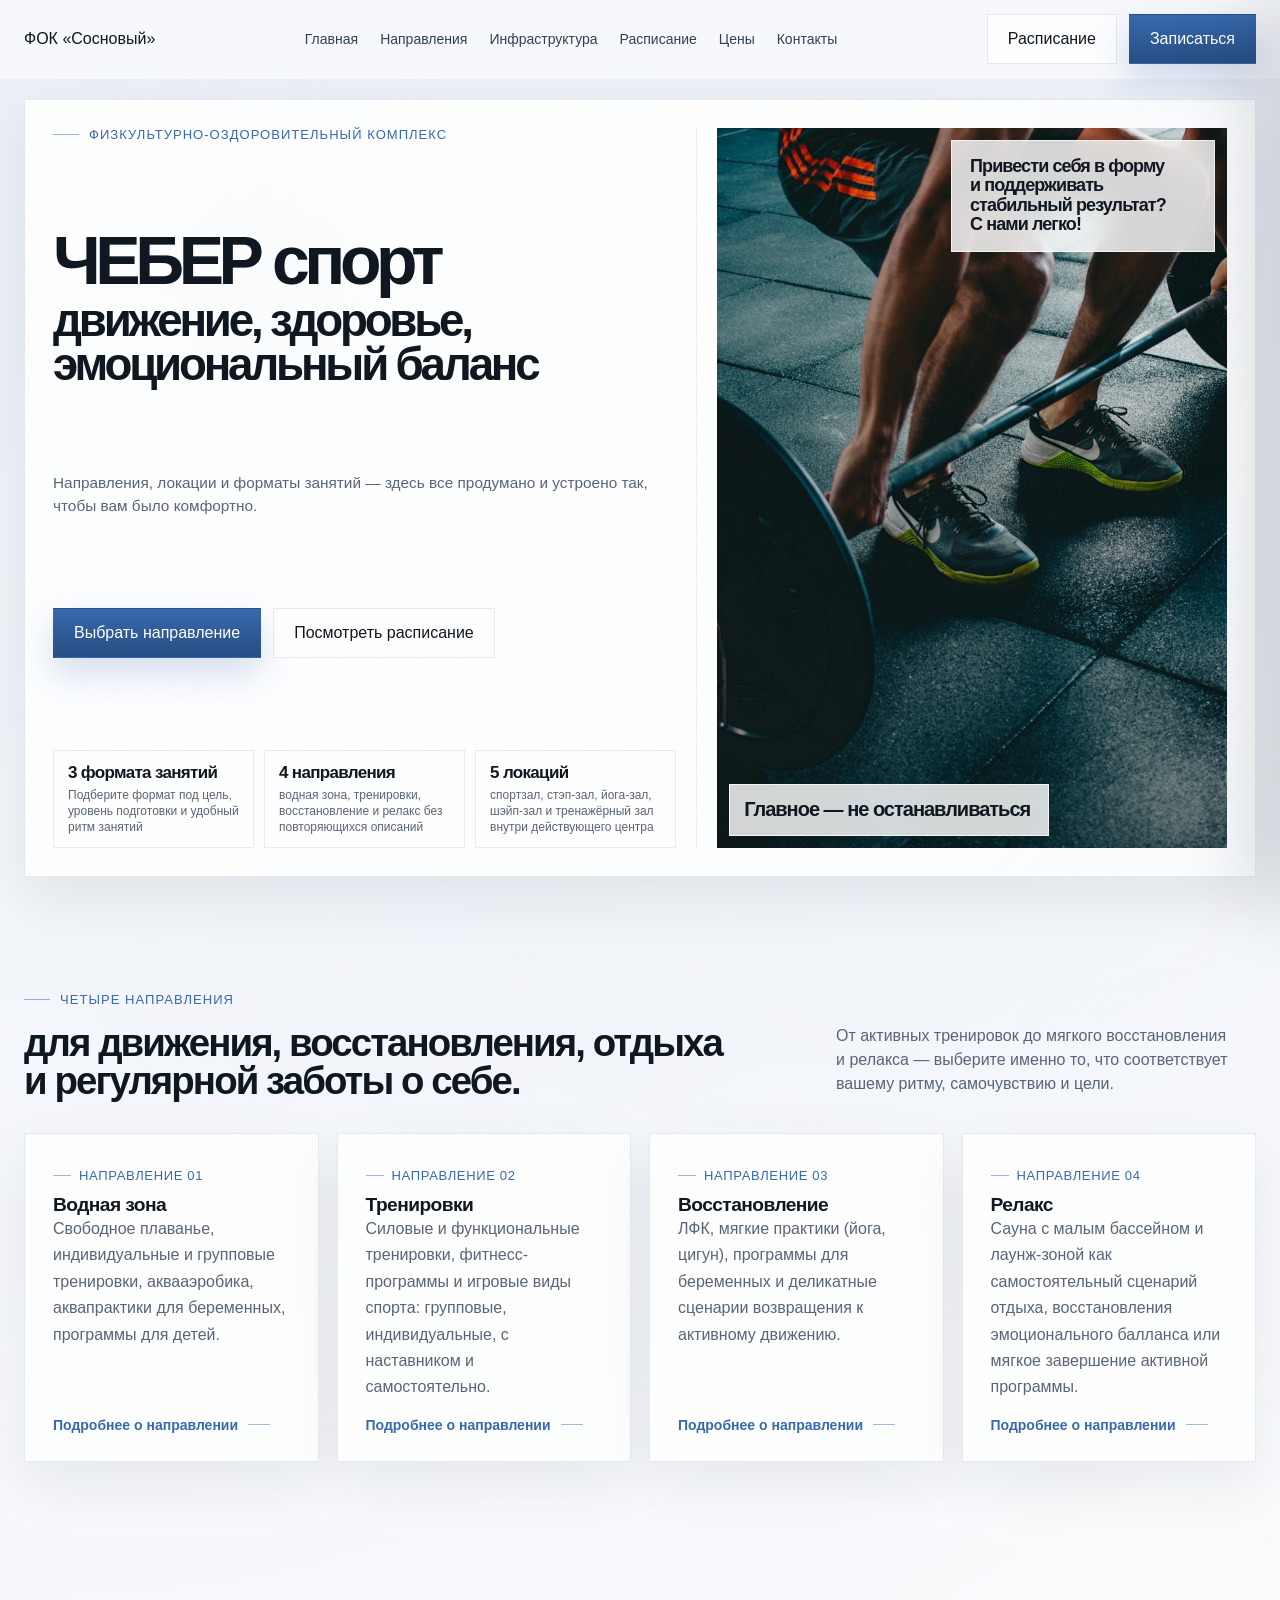
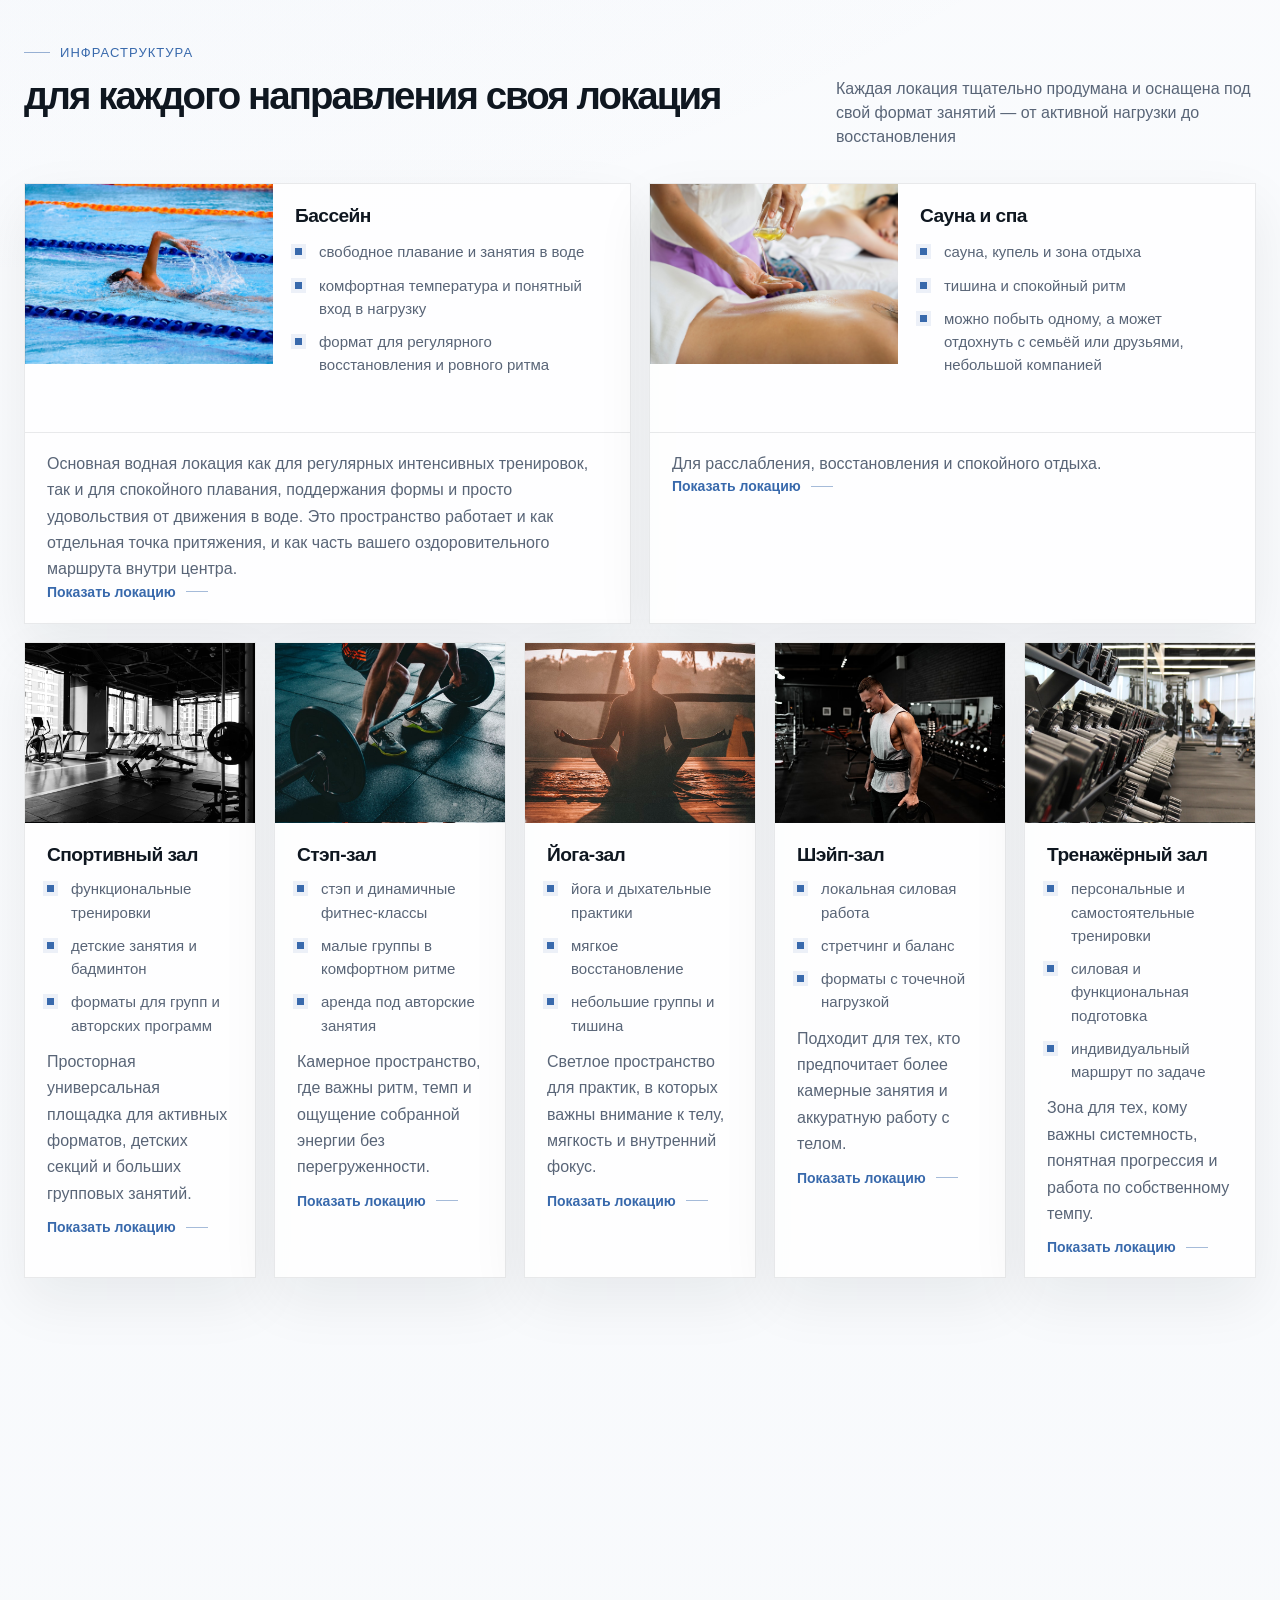
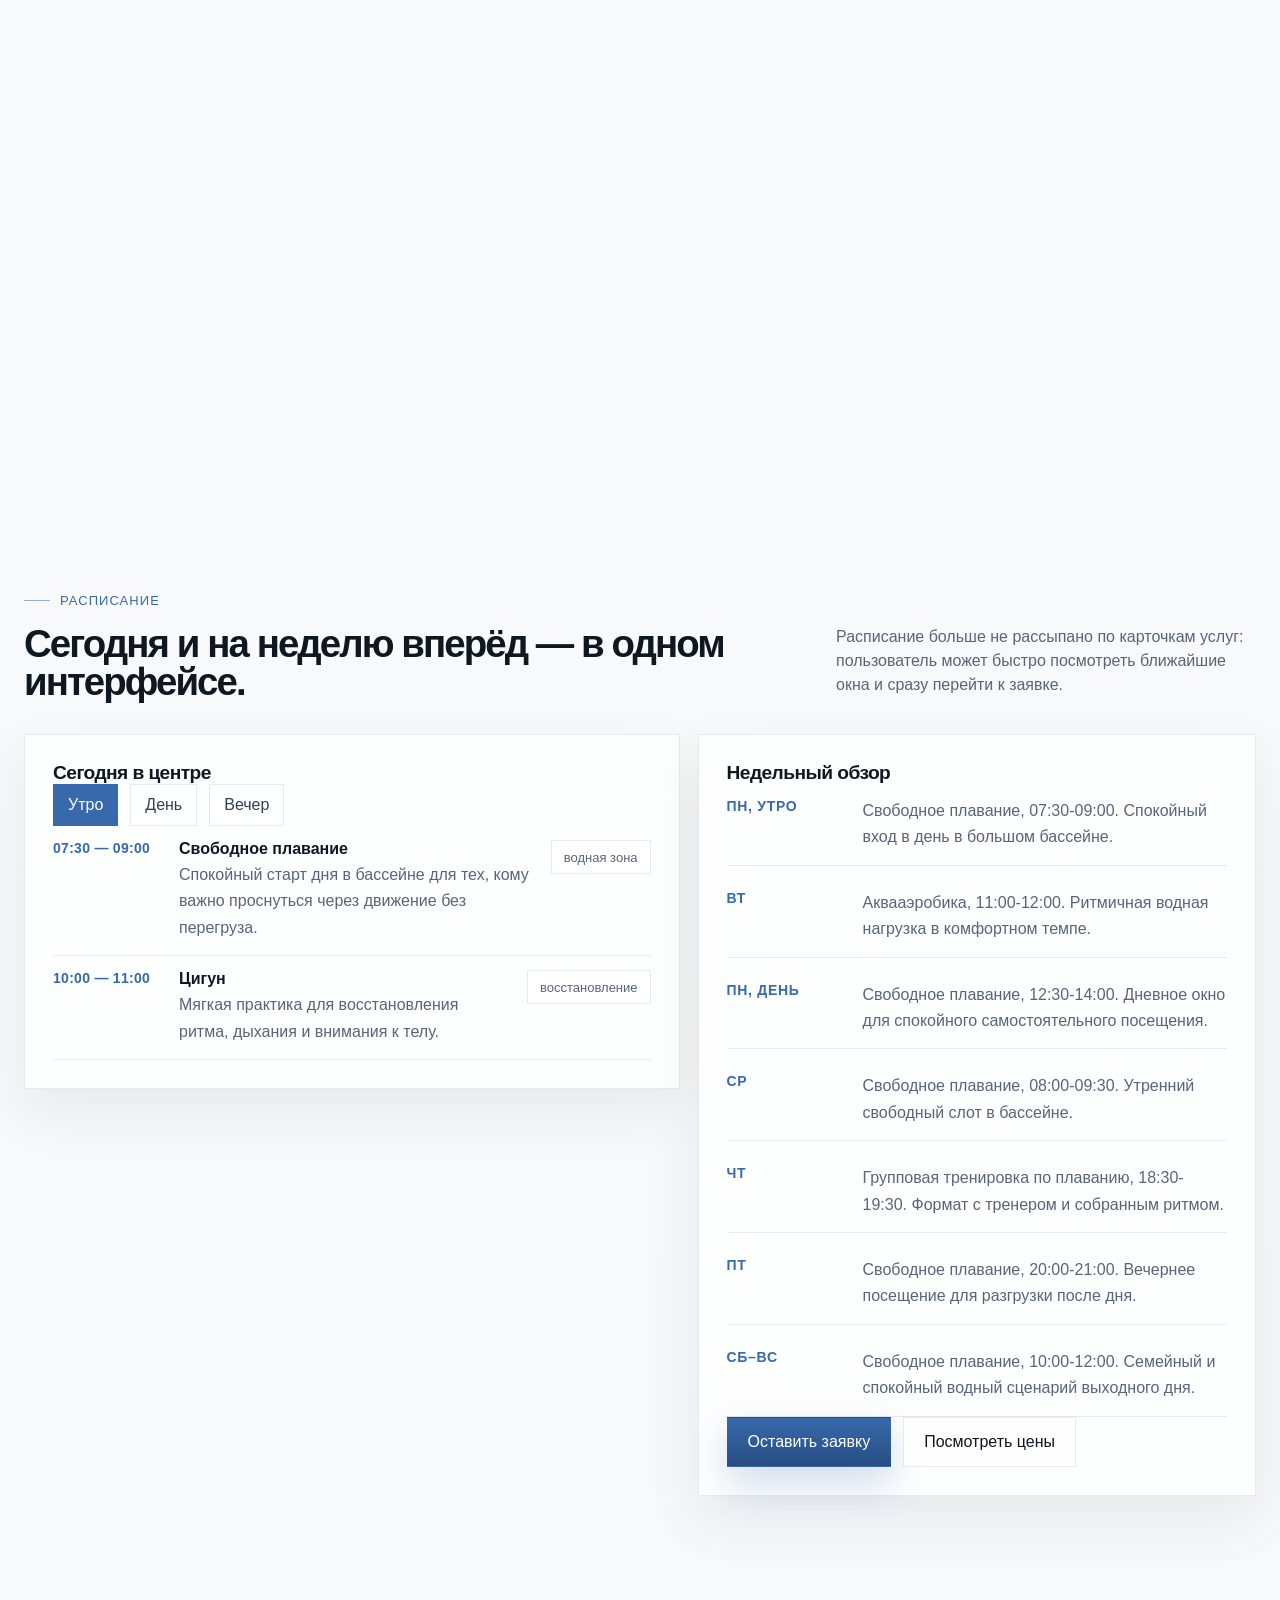
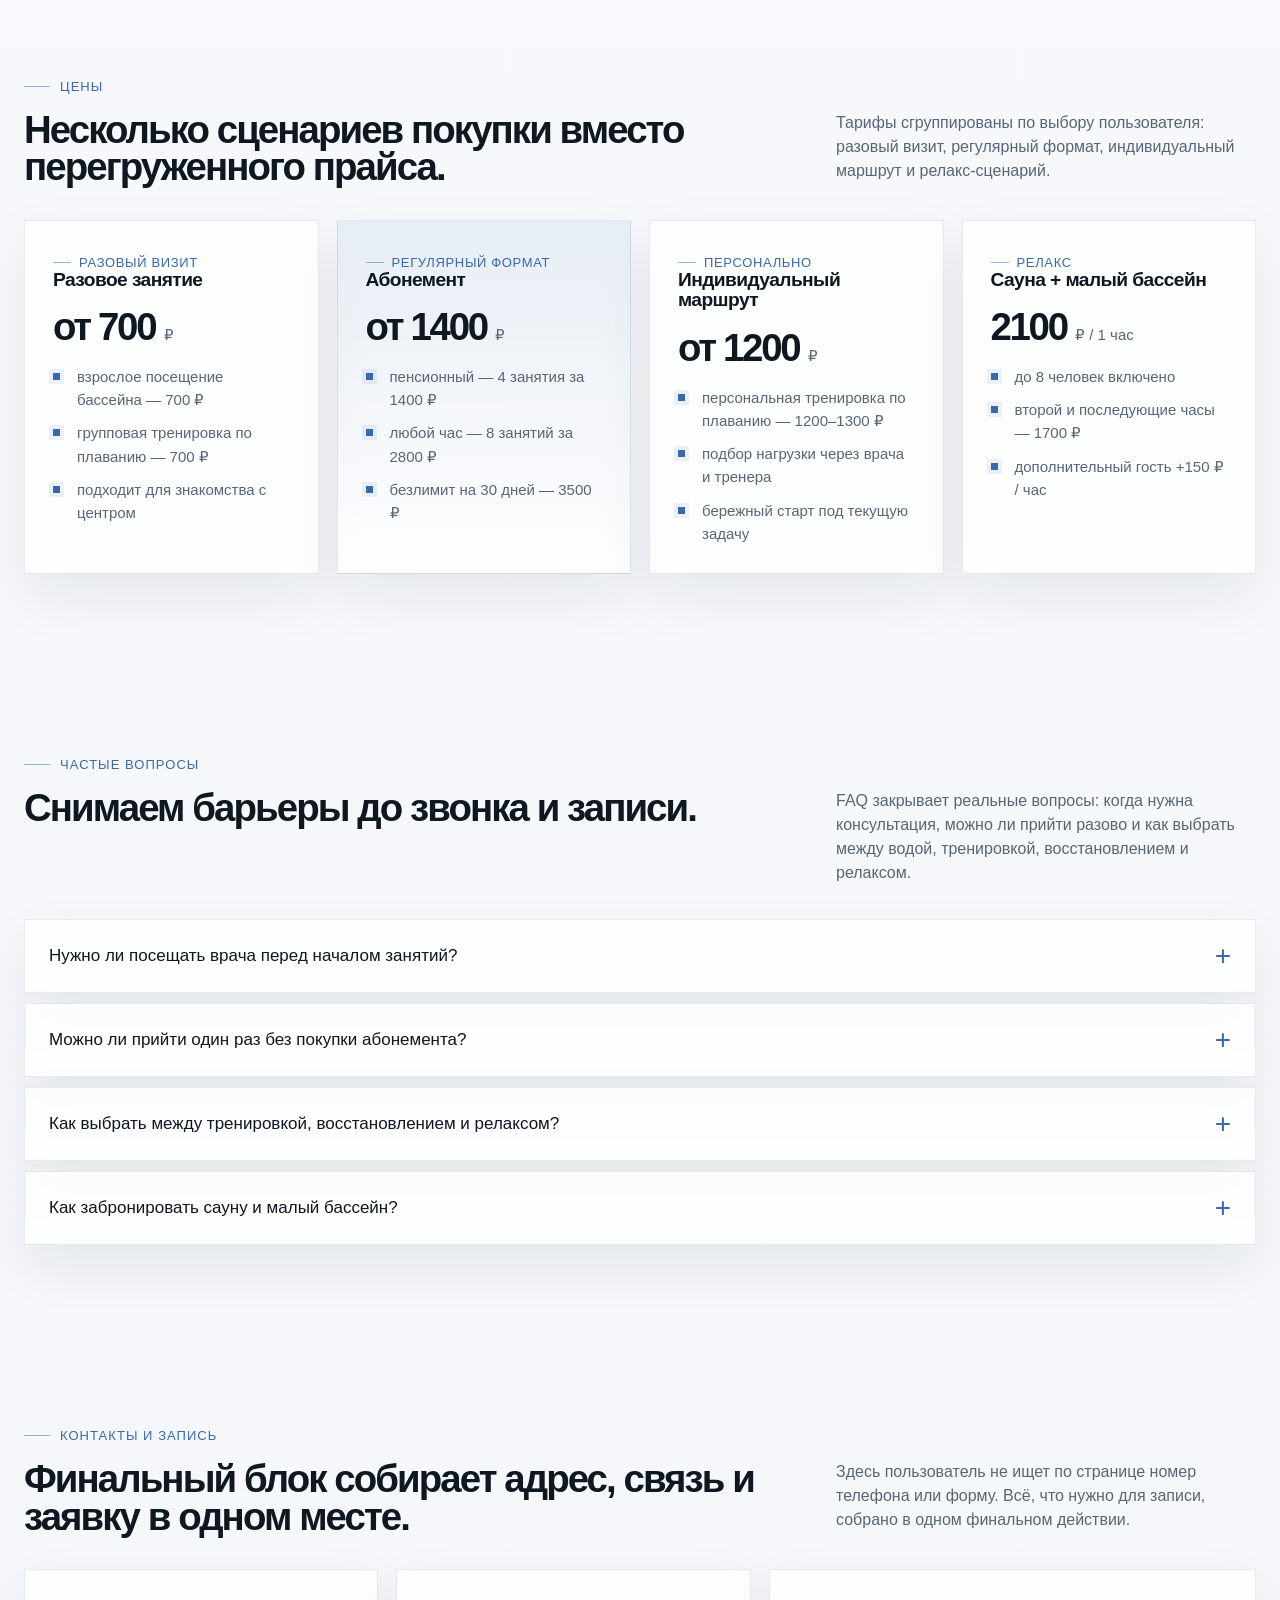
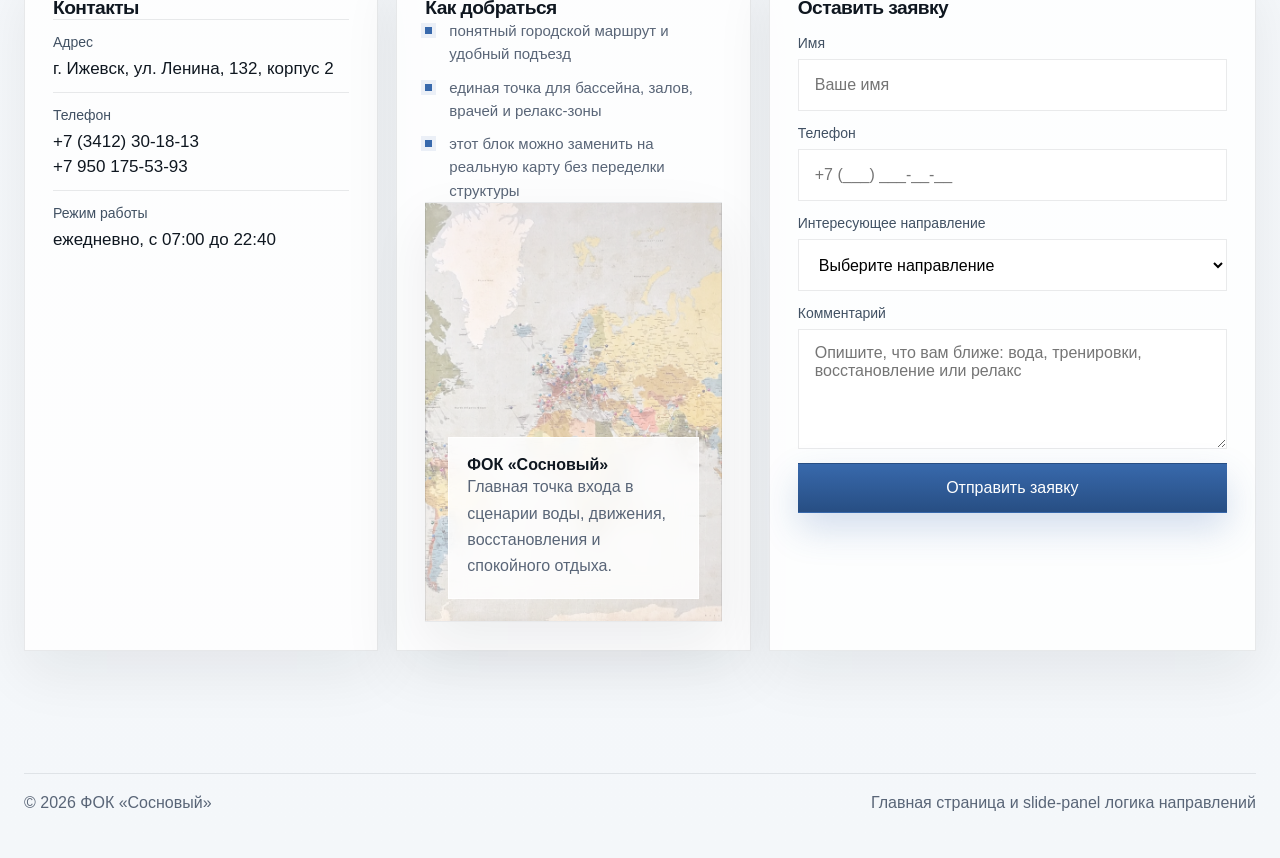
<file: index.html>
﻿<!DOCTYPE html>
<html lang="ru">
<head>
  <meta charset="UTF-8">
  <meta name="viewport" content="width=device-width, initial-scale=1.0">
  <title>ФОК «Сосновый» — пространство движения, восстановления и отдыха</title>
  <meta name="description" content="Главная страница физкультурно-оздоровительного центра: направления, инфраструктура, врачи, расписание, цены и запись.">
  <link rel="stylesheet" href="assets/css/base.css">
  <link rel="stylesheet" href="assets/css/components.css">
  <link rel="stylesheet" href="assets/css/pages.css">
</head>
<body>
  <header class="site-header" id="siteHeader">
    <div class="container header-row">
      <a class="brand" href="#hero">ФОК «Сосновый»</a>
      <button class="menu-toggle" id="menuToggle" type="button" aria-expanded="false" aria-controls="siteNav">Меню</button>
      <nav class="site-nav" id="siteNav">
        <a href="#hero">Главная</a>
        <a href="#directions">Направления</a>
        <a href="#infrastructure">Инфраструктура</a>
        <a href="#schedule">Расписание</a>
        <a href="#pricing">Цены</a>
        <a href="#contacts">Контакты</a>
      </nav>
      <div class="header-actions">
        <a class="btn btn-secondary" href="#schedule">Расписание</a>
        <a class="btn btn-primary" href="#contacts">Записаться</a>
      </div>
    </div>
  </header>

  <main>
    <section class="section" id="hero">
      <div class="container">
        <div class="hero-shell" data-reveal>
          <div class="hero-grid">
            <div class="hero-copy">
              <span class="eyebrow">Физкультурно-оздоровительный комплекс</span>
              <h1 class="hero-title">
                <span class="hero-title-main">
                  <span>ЧЕБЕР</span>
                  <span>спорт</span>
                </span>
                <span class="hero-title-sub">движение, здоровье,<br>эмоциональный баланс</span>
              </h1>
              <p class="lead">Направления, локации и форматы занятий — здесь все продумано и устроено так, чтобы вам было комфортно.</p>
              <div class="hero-actions">
                <a class="btn btn-primary" href="#directions">Выбрать направление</a>
                <a class="btn btn-secondary" href="#schedule">Посмотреть расписание</a>
              </div>
              <div class="hero-list">
                <div class="hero-point">
                  <strong>3 формата занятий</strong>
                  <span>Подберите формат под цель, уровень подготовки и удобный ритм занятий</span>
                </div>
                <div class="hero-point">
                  <strong>4 направления</strong>
                  <span>водная зона, тренировки, восстановление и релакс без повторяющихся описаний</span>
                </div>
                <div class="hero-point">
                  <strong>5 локаций</strong>
                  <span>спортзал, стэп-зал, йога-зал, шэйп-зал и тренажёрный зал внутри действующего центра</span>
                </div>
              </div>
            </div>
            <div class="hero-visual" aria-hidden="true">
              <div class="hero-image"></div>
              <div class="hero-stat">
                <strong>Привести себя в&nbsp;форму и&nbsp;поддерживать стабильный результат? С&nbsp;нами легко!</strong>
              </div>
              <div class="hero-note">
                <p class="copy">Главное — не останавливаться</p>
              </div>
            </div>
          </div>
        </div>
      </div>
    </section>

    <section class="section" id="directions">
      <div class="container">
        <div class="section-head" data-reveal>
          <div>
            <span class="eyebrow">Четыре направления</span>
            <h2>для движения, восстановления, отдыха и&nbsp;регулярной заботы о себе.</h2>
          </div>
          <p class="copy directions-intro-copy">От активных тренировок до мягкого восстановления и&nbsp;релакса — выберите именно то, что соответствует вашему ритму, самочувствию и&nbsp;цели.</p>
        </div>

        <div class="directions-grid">
          <article class="card direction-card" data-reveal data-panel-trigger data-direction="water" role="button" tabindex="0" aria-haspopup="dialog" aria-controls="directionPanel">
            <div>
              <span class="card-kicker">Направление 01</span>
              <h3>Водная зона</h3>
              <p class="copy">Свободное плаванье, индивидуальные и групповые тренировки, аквааэробика, аквапрактики для беременных, программы для детей.</p>
            </div>
            <span class="direction-link">Подробнее о направлении</span>
          </article>

          <article class="card direction-card" data-reveal data-panel-trigger data-direction="training" role="button" tabindex="0" aria-haspopup="dialog" aria-controls="directionPanel">
            <div>
              <span class="card-kicker">Направление 02</span>
              <h3>Тренировки</h3>
              <p class="copy">Силовые и функциональные тренировки, фитнесс-программы и игровые виды спорта: групповые, индивидуальные, с наставником и самостоятельно.</p>
            </div>
            <span class="direction-link">Подробнее о направлении</span>
          </article>

          <article class="card direction-card" data-reveal data-panel-trigger data-direction="recovery" role="button" tabindex="0" aria-haspopup="dialog" aria-controls="directionPanel">
            <div>
              <span class="card-kicker">Направление 03</span>
              <h3>Восстановление</h3>
              <p class="copy">ЛФК, мягкие практики (йога, цигун), программы для беременных и деликатные сценарии возвращения к активному движению.</p>
            </div>
            <span class="direction-link">Подробнее о направлении</span>
          </article>

          <article class="card direction-card" data-reveal data-panel-trigger data-direction="relax" role="button" tabindex="0" aria-haspopup="dialog" aria-controls="directionPanel">
            <div>
              <span class="card-kicker">Направление 04</span>
              <h3>Релакс</h3>
              <p class="copy">Сауна с малым бассейном и лаунж-зоной как самостоятельный сценарий отдыха, восстановления эмоционального балланса или мягкое завершение активной программы.</p>
            </div>
            <span class="direction-link">Подробнее о направлении</span>
          </article>
        </div>
      </div>
    </section>

    <section class="section" id="infrastructure">
      <div class="container">
        <div class="section-head" data-reveal>
          <div>
            <span class="eyebrow">Инфраструктура</span>
            <h2>для каждого направления своя локация</h2>
          </div>
          <p class="copy">Каждая локация тщательно продумана и оснащена под свой формат занятий — от активной нагрузки до восстановления</p>
        </div>

        <div class="infra-feature-grid">
          <article class="infra-feature-card" data-reveal data-panel-trigger data-panel-type="location" data-location="pool" role="button" tabindex="0" aria-haspopup="dialog" aria-controls="directionPanel">
            <div class="infra-feature-head">
              <div class="infra-feature-photo bg-pool-main"></div>
              <div class="infra-feature-body">
                <h3>Бассейн</h3>
                <div class="mini-list">
                  <div>свободное плавание и занятия в воде</div>
                  <div>комфортная температура и понятный вход в нагрузку</div>
                  <div>формат для регулярного восстановления и ровного ритма</div>
                </div>
              </div>
            </div>
            <div class="infra-feature-copy">
              <p class="copy">Основная водная локация как для регулярных интенсивных тренировок, так и для спокойного плавания, поддержания формы и просто удовольствия от движения в воде. Это пространство работает и как отдельная точка притяжения, и как часть вашего оздоровительного маршрута внутри центра.</p>
              <span class="direction-link">Показать локацию</span>
            </div>
          </article>

          <article class="infra-feature-card" data-reveal data-panel-trigger data-panel-type="location" data-location="sauna_pool" role="button" tabindex="0" aria-haspopup="dialog" aria-controls="directionPanel">
            <div class="infra-feature-head">
              <div class="infra-feature-photo bg-spa-main"></div>
              <div class="infra-feature-body">
                <h3>Сауна и спа</h3>
                <div class="mini-list">
                  <div>сауна, купель и зона отдыха</div>
                  <div>тишина и спокойный ритм</div>
                  <div>можно побыть одному, а может отдохнуть с семьёй или друзьями, небольшой компанией</div>
                </div>
              </div>
            </div>
            <div class="infra-feature-copy">
              <p class="copy">Для расслабления, восстановления и спокойного отдыха.</p>
              <span class="direction-link">Показать локацию</span>
            </div>
          </article>
        </div>

        <div class="infra-grid">
          <article class="infra-card" data-reveal data-panel-trigger data-panel-type="location" data-location="sports_hall" role="button" tabindex="0" aria-haspopup="dialog" aria-controls="directionPanel">
            <div class="infra-photo bg-sport-hall"></div>
            <div class="infra-body">
              <h3>Спортивный зал</h3>
              <div class="mini-list">
                <div>функциональные тренировки</div>
                <div>детские занятия и бадминтон</div>
                <div>форматы для групп и авторских программ</div>
              </div>
              <p class="copy">Просторная универсальная площадка для активных форматов, детских секций и больших групповых занятий.</p>
              <span class="direction-link">Показать локацию</span>
            </div>
          </article>

          <article class="infra-card" data-reveal data-panel-trigger data-panel-type="location" data-location="step_hall" role="button" tabindex="0" aria-haspopup="dialog" aria-controls="directionPanel">
            <div class="infra-photo bg-step-hall"></div>
            <div class="infra-body">
              <h3>Стэп-зал</h3>
              <div class="mini-list">
                <div>стэп и динамичные фитнес-классы</div>
                <div>малые группы в комфортном ритме</div>
                <div>аренда под авторские занятия</div>
              </div>
              <p class="copy">Камерное пространство, где важны ритм, темп и ощущение собранной энергии без перегруженности.</p>
              <span class="direction-link">Показать локацию</span>
            </div>
          </article>

          <article class="infra-card" data-reveal data-panel-trigger data-panel-type="location" data-location="yoga_hall" role="button" tabindex="0" aria-haspopup="dialog" aria-controls="directionPanel">
            <div class="infra-photo bg-yoga-hall"></div>
            <div class="infra-body">
              <h3>Йога-зал</h3>
              <div class="mini-list">
                <div>йога и дыхательные практики</div>
                <div>мягкое восстановление</div>
                <div>небольшие группы и тишина</div>
              </div>
              <p class="copy">Светлое пространство для практик, в которых важны внимание к телу, мягкость и внутренний фокус.</p>
              <span class="direction-link">Показать локацию</span>
            </div>
          </article>

          <article class="infra-card" data-reveal data-panel-trigger data-panel-type="location" data-location="shape_hall" role="button" tabindex="0" aria-haspopup="dialog" aria-controls="directionPanel">
            <div class="infra-photo bg-shape-hall"></div>
            <div class="infra-body">
              <h3>Шэйп-зал</h3>
              <div class="mini-list">
                <div>локальная силовая работа</div>
                <div>стретчинг и баланс</div>
                <div>форматы с точечной нагрузкой</div>
              </div>
              <p class="copy">Подходит для тех, кто предпочитает более камерные занятия и аккуратную работу с телом.</p>
              <span class="direction-link">Показать локацию</span>
            </div>
          </article>

          <article class="infra-card" data-reveal data-panel-trigger data-panel-type="location" data-location="gym_hall" role="button" tabindex="0" aria-haspopup="dialog" aria-controls="directionPanel">
            <div class="infra-photo bg-gym-hall"></div>
            <div class="infra-body">
              <h3>Тренажёрный зал</h3>
              <div class="mini-list">
                <div>персональные и самостоятельные тренировки</div>
                <div>силовая и функциональная подготовка</div>
                <div>индивидуальный маршрут по задаче</div>
              </div>
              <p class="copy">Зона для тех, кому важны системность, понятная прогрессия и работа по собственному темпу.</p>
              <span class="direction-link">Показать локацию</span>
            </div>
          </article>
        </div>
      </div>
    </section>

    <section class="section" id="experts">
      <div class="container">
        <div class="section-head" data-reveal>
          <div>
            <span class="eyebrow">Эксперты</span>
            <h2>Врачебная консультация становится понятным этапом маршрута.</h2>
          </div>
          <p class="copy">Этот блок помогает объяснить безопасность и персональный подбор нагрузки до записи на занятия. Консультация не спрятана внизу, а встроена в пользовательский сценарий.</p>
        </div>

        <div class="experts-grid">
          <article class="card expert-card" data-reveal>
            <div class="expert-photo bg-doctor-1"></div>
            <div class="expert-info">
              <span class="expert-role">Врач-консультант перед началом занятий</span>
              <h3>Николай Прозоровский</h3>
              <p class="copy">Помогает определить безопасный старт, подобрать подходящий формат нагрузки и выстроить маршрут для тех, кто приходит после паузы или с осторожным запросом.</p>
              <div class="tag-row">
                <span class="tag">первичная консультация</span>
                <span class="tag">оценка состояния</span>
                <span class="tag">подбор нагрузки</span>
              </div>
            </div>
          </article>

          <article class="card expert-card" data-reveal>
            <div class="expert-photo bg-doctor-2"></div>
            <div class="expert-info">
              <span class="expert-role">Врач по восстановительным маршрутам</span>
              <h3>Сергей Руцкий</h3>
              <p class="copy">Сопровождает деликатные сценарии восстановления, мягкие оздоровительные программы и индивидуальный выбор ритма занятий для разных возрастов.</p>
              <div class="tag-row">
                <span class="tag">восстановление</span>
                <span class="tag">бережный подход</span>
                <span class="tag">индивидуальный маршрут</span>
              </div>
            </div>
          </article>
        </div>
      </div>
    </section>

    <section class="section" id="schedule">
      <div class="container">
        <div class="section-head" data-reveal>
          <div>
            <span class="eyebrow">Расписание</span>
            <h2>Сегодня и на неделю вперёд — в одном интерфейсе.</h2>
          </div>
          <p class="copy">Расписание больше не рассыпано по карточкам услуг: пользователь может быстро посмотреть ближайшие окна и сразу перейти к заявке.</p>
        </div>

        <div class="schedule-filter-bar" id="scheduleFilterBar" hidden>
          <div>
            <span class="card-kicker">Активный фильтр</span>
            <strong id="scheduleFilterTitle">Свободное плавание</strong>
          </div>
          <button class="btn btn-secondary" id="scheduleFilterClear" type="button">Показать всё расписание</button>
        </div>

        <div class="weekly-grid">
          <div class="schedule-card" data-reveal>
            <h3>Сегодня в центре</h3>
            <div class="schedule-tabs">
              <button class="tab-btn active" type="button" data-day="today-morning">Утро</button>
              <button class="tab-btn" type="button" data-day="today-day">День</button>
              <button class="tab-btn" type="button" data-day="today-evening">Вечер</button>
            </div>

            <div class="day-panel active" id="today-morning">
              <div class="schedule-item" data-schedule-item data-schedule-format="free-swimming">
                <div class="schedule-time">07:30 — 09:00</div>
                <div>
                  <div class="schedule-title">Свободное плавание</div>
                  <p class="copy">Спокойный старт дня в бассейне для тех, кому важно проснуться через движение без перегруза.</p>
                </div>
                <span class="schedule-type">водная зона</span>
              </div>
              <div class="schedule-item" data-schedule-item data-schedule-format="qigong">
                <div class="schedule-time">10:00 — 11:00</div>
                <div>
                  <div class="schedule-title">Цигун</div>
                  <p class="copy">Мягкая практика для восстановления ритма, дыхания и внимания к телу.</p>
                </div>
                <span class="schedule-type">восстановление</span>
              </div>
              <div class="schedule-empty-state" data-schedule-empty hidden>На это время нет занятий по выбранному фильтру.</div>
            </div>

            <div class="day-panel" id="today-day">
              <div class="schedule-item" data-schedule-item data-schedule-format="swim-training">
                <div class="schedule-time">13:00 — 14:00</div>
                <div>
                  <div class="schedule-title">Тренировка по плаванию</div>
                  <p class="copy">Групповой или персональный формат для работы с техникой и уверенностью в воде.</p>
                </div>
                <span class="schedule-type">тренировки</span>
              </div>
              <div class="schedule-item" data-schedule-item data-schedule-format="badminton-kids">
                <div class="schedule-time">15:30 — 16:30</div>
                <div>
                  <div class="schedule-title">Детский бадминтон</div>
                  <p class="copy">Регулярный активный формат для детей в большом спортивном зале.</p>
                </div>
                <span class="schedule-type">детские секции</span>
              </div>
              <div class="schedule-empty-state" data-schedule-empty hidden>На это время нет занятий по выбранному фильтру.</div>
            </div>

            <div class="day-panel" id="today-evening">
              <div class="schedule-item" data-schedule-item data-schedule-format="yoga-stretch">
                <div class="schedule-time">18:00 — 19:00</div>
                <div>
                  <div class="schedule-title">Йога и мягкое вытяжение</div>
                  <p class="copy">Практика для тех, кто хочет завершить день без перегруженной активности.</p>
                </div>
                <span class="schedule-type">восстановление</span>
              </div>
              <div class="schedule-item" data-schedule-item data-schedule-format="strength-class">
                <div class="schedule-time">20:00 — 21:00</div>
                <div>
                  <div class="schedule-title">Силовой класс</div>
                  <p class="copy">Собранная вечерняя тренировка для тех, кому нужен структурный формат после работы.</p>
                </div>
                <span class="schedule-type">тренировки</span>
              </div>
              <div class="schedule-empty-state" data-schedule-empty hidden>На это время нет занятий по выбранному фильтру.</div>
            </div>
          </div>

          <div class="schedule-card" data-reveal id="weeklyOverviewCard">
            <h3>Недельный обзор</h3>
            <div class="weekly-list">
              <div class="week-row" data-week-row data-schedule-format="free-swimming">
                <div class="week-day">Пн, утро</div>
                <div class="copy">Свободное плавание, 07:30-09:00. Спокойный вход в день в большом бассейне.</div>
              </div>
              <div class="week-row" data-week-row data-schedule-format="aqua">
                <div class="week-day">Вт</div>
                <div class="copy">Аквааэробика, 11:00-12:00. Ритмичная водная нагрузка в комфортном темпе.</div>
              </div>
              <div class="week-row" data-week-row data-schedule-format="free-swimming">
                <div class="week-day">Пн, день</div>
                <div class="copy">Свободное плавание, 12:30-14:00. Дневное окно для спокойного самостоятельного посещения.</div>
              </div>
              <div class="week-row" data-week-row data-schedule-format="free-swimming">
                <div class="week-day">Ср</div>
                <div class="copy">Свободное плавание, 08:00-09:30. Утренний свободный слот в бассейне.</div>
              </div>
              <div class="week-row" data-week-row data-schedule-format="group-training">
                <div class="week-day">Чт</div>
                <div class="copy">Групповая тренировка по плаванию, 18:30-19:30. Формат с тренером и собранным ритмом.</div>
              </div>
              <div class="week-row" data-week-row data-schedule-format="free-swimming">
                <div class="week-day">Пт</div>
                <div class="copy">Свободное плавание, 20:00-21:00. Вечернее посещение для разгрузки после дня.</div>
              </div>
              <div class="week-row" data-week-row data-schedule-format="free-swimming">
                <div class="week-day">Сб–Вс</div>
                <div class="copy">Свободное плавание, 10:00-12:00. Семейный и спокойный водный сценарий выходного дня.</div>
              </div>
              <div class="schedule-empty-state" data-week-empty hidden>На неделю пока нет занятий по выбранному фильтру.</div>
            </div>
            <div class="detail-actions">
              <a class="btn btn-primary" href="#contacts">Оставить заявку</a>
              <a class="btn btn-secondary" href="#pricing">Посмотреть цены</a>
            </div>
          </div>
        </div>
      </div>
    </section>

    <section class="section" id="pricing">
      <div class="container">
        <div class="section-head" data-reveal>
          <div>
            <span class="eyebrow">Цены</span>
            <h2>Несколько сценариев покупки вместо перегруженного прайса.</h2>
          </div>
          <p class="copy">Тарифы сгруппированы по выбору пользователя: разовый визит, регулярный формат, индивидуальный маршрут и релакс-сценарий.</p>
        </div>

        <div class="prices-grid">
          <article class="price-card" data-reveal>
            <span class="card-kicker">Разовый визит</span>
            <h3>Разовое занятие</h3>
            <div class="price">от 700 <small>₽</small></div>
            <div class="price-list">
              <div>взрослое посещение бассейна — 700 ₽</div>
              <div>групповая тренировка по плаванию — 700 ₽</div>
              <div>подходит для знакомства с центром</div>
            </div>
          </article>

          <article class="price-card featured" data-reveal>
            <span class="card-kicker">Регулярный формат</span>
            <h3>Абонемент</h3>
            <div class="price">от 1400 <small>₽</small></div>
            <div class="price-list">
              <div>пенсионный — 4 занятия за 1400 ₽</div>
              <div>любой час — 8 занятий за 2800 ₽</div>
              <div>безлимит на 30 дней — 3500 ₽</div>
            </div>
          </article>

          <article class="price-card" data-reveal>
            <span class="card-kicker">Персонально</span>
            <h3>Индивидуальный маршрут</h3>
            <div class="price">от 1200 <small>₽</small></div>
            <div class="price-list">
              <div>персональная тренировка по плаванию — 1200–1300 ₽</div>
              <div>подбор нагрузки через врача и тренера</div>
              <div>бережный старт под текущую задачу</div>
            </div>
          </article>

          <article class="price-card" data-reveal>
            <span class="card-kicker">Релакс</span>
            <h3>Сауна + малый бассейн</h3>
            <div class="price">2100 <small>₽ / 1 час</small></div>
            <div class="price-list">
              <div>до 8 человек включено</div>
              <div>второй и последующие часы — 1700 ₽</div>
              <div>дополнительный гость +150 ₽ / час</div>
            </div>
          </article>
        </div>
      </div>
    </section>

    <section class="section" id="faq">
      <div class="container">
        <div class="section-head" data-reveal>
          <div>
            <span class="eyebrow">Частые вопросы</span>
            <h2>Снимаем барьеры до звонка и записи.</h2>
          </div>
          <p class="copy">FAQ закрывает реальные вопросы: когда нужна консультация, можно ли прийти разово и как выбрать между водой, тренировкой, восстановлением и релаксом.</p>
        </div>

        <div class="faq-list">
          <div class="faq-item" data-reveal>
            <button class="faq-question" type="button"><span>Нужно ли посещать врача перед началом занятий?</span><span>+</span></button>
            <div class="faq-answer">Да, консультация нужна для восстановительных, деликатных и индивидуальных маршрутов. Она помогает безопасно подобрать нагрузку и снять тревогу перед стартом.</div>
          </div>
          <div class="faq-item" data-reveal>
            <button class="faq-question" type="button"><span>Можно ли прийти один раз без покупки абонемента?</span><span>+</span></button>
            <div class="faq-answer">Да. Разовый визит подходит для знакомства с центром, теста направления и первого спокойного входа в расписание без обязательств.</div>
          </div>
          <div class="faq-item" data-reveal>
            <button class="faq-question" type="button"><span>Как выбрать между тренировкой, восстановлением и релаксом?</span><span>+</span></button>
            <div class="faq-answer">Сначала выберите задачу на главной: активность, мягкое возвращение к движению или отдых. Затем можно перейти на нужную внутреннюю страницу или оставить заявку на консультацию.</div>
          </div>
          <div class="faq-item" data-reveal>
            <button class="faq-question" type="button"><span>Как забронировать сауну и малый бассейн?</span><span>+</span></button>
            <div class="faq-answer">Через форму внизу страницы или по телефону администратора. На странице «Релакс» этот сценарий разобран отдельно и связан с блоком цен.</div>
          </div>
        </div>
      </div>
    </section>

    <section class="section" id="contacts">
      <div class="container">
        <div class="section-head" data-reveal>
          <div>
            <span class="eyebrow">Контакты и запись</span>
            <h2>Финальный блок собирает адрес, связь и заявку в одном месте.</h2>
          </div>
          <p class="copy">Здесь пользователь не ищет по странице номер телефона или форму. Всё, что нужно для записи, собрано в одном финальном действии.</p>
        </div>

        <div class="contacts-grid">
          <div class="contact-card" data-reveal>
            <h3>Контакты</h3>
            <div class="contact-list">
              <div class="contact-item">
                <span class="contact-label">Адрес</span>
                <div class="contact-value">г. Ижевск, ул. Ленина, 132, корпус 2</div>
              </div>
              <div class="contact-item">
                <span class="contact-label">Телефон</span>
                <div class="contact-value">+7 (3412) 30-18-13<br>+7 950 175-53-93</div>
              </div>
              <div class="contact-item">
                <span class="contact-label">Режим работы</span>
                <div class="contact-value">ежедневно, с 07:00 до 22:40</div>
              </div>
            </div>
          </div>

          <div class="contact-card" data-reveal>
            <h3>Как добраться</h3>
            <div class="bullet-list">
              <div>понятный городской маршрут и удобный подъезд</div>
              <div>единая точка для бассейна, залов, врачей и релакс-зоны</div>
              <div>этот блок можно заменить на реальную карту без переделки структуры</div>
            </div>
            <div class="map-block">
              <div class="map-overlay">
                <strong>ФОК «Сосновый»</strong>
                <p class="copy">Главная точка входа в сценарии воды, движения, восстановления и спокойного отдыха.</p>
              </div>
            </div>
          </div>

          <div class="form-card" data-reveal>
            <h3>Оставить заявку</h3>
            <form class="form">
              <div class="field">
                <label for="name">Имя</label>
                <input id="name" type="text" placeholder="Ваше имя">
              </div>
              <div class="field">
                <label for="phone">Телефон</label>
                <input id="phone" type="tel" placeholder="+7 (___) ___-__-__">
              </div>
              <div class="field">
                <label for="direction">Интересующее направление</label>
                <select id="direction">
                  <option>Выберите направление</option>
                  <option>Водная зона</option>
                  <option>Тренировки</option>
                  <option>Восстановление</option>
                  <option>Релакс</option>
                  <option>Нужна консультация врача</option>
                </select>
              </div>
              <div class="field">
                <label for="message">Комментарий</label>
                <textarea id="message" placeholder="Опишите, что вам ближе: вода, тренировки, восстановление или релакс"></textarea>
              </div>
              <button class="btn btn-primary" type="submit">Отправить заявку</button>
            </form>
          </div>
        </div>
      </div>
    </section>
  </main>

  <div class="panel-backdrop" id="panelBackdrop" hidden></div>
  <aside class="slide-panel" id="directionPanel" aria-hidden="true" aria-labelledby="panelTitle">
    <div class="slide-panel-shell">
      <div class="slide-panel-head">
        <div>
          <span class="card-kicker" id="panelKicker">Направление</span>
          <h2 id="panelTitle">Выберите сценарий</h2>
        </div>
        <button class="panel-close" id="panelClose" type="button" aria-label="Закрыть панель">Закрыть</button>
      </div>

      <div class="slide-panel-body">
        <div class="panel-view panel-view-scenario" id="panelScenarioView" hidden>
          <section class="scenario-section">
            <div class="scenario-section-head">
              <h3>Форматы</h3>
              <span class="copy" id="scenarioFormatHint">Выберите формат, чтобы уточнить содержание</span>
            </div>
            <div class="scenario-chip-row" id="scenarioChipRow" role="tablist" aria-label="Форматы направления"></div>
          </section>

          <section class="scenario-hero">
            <div class="scenario-hero-copy">
              <p class="copy" id="panelLead">Здесь появится пошаговая логика направления: переход к локациям, расписанию, форматам занятий и записи.</p>
            </div>
            <div class="scenario-hero-media" id="scenarioHeroMedia" aria-hidden="true"></div>
          </section>

          <section class="scenario-section">
            <div class="scenario-section-head">
              <h3>Где проходит</h3>
            </div>
            <article class="scenario-location-card">
              <div class="scenario-location-media" id="scenarioLocationMedia" aria-hidden="true"></div>
              <div class="scenario-location-copy">
                <h3 id="scenarioLocationTitle">Бассейн</h3>
                <p class="copy" id="scenarioLocationDescription">Просторная водная локация для самостоятельных тренировок, восстановления и комфортного плавания в спокойном темпе.</p>
                <button class="panel-inline-link" id="scenarioLocationLink" type="button">Открыть локацию</button>
              </div>
            </article>
          </section>

          <section class="scenario-section">
            <div class="scenario-section-head">
              <h3>Ближайшие занятия</h3>
              <span class="copy" id="scenarioScheduleMeta">Формат: Свободное плавание</span>
            </div>
            <div class="scenario-schedule-list" id="scenarioScheduleList"></div>
          </section>

          <section class="scenario-section" id="scenarioTrainersSection" hidden>
            <div class="scenario-section-head">
              <h3>Наши тренеры</h3>
            </div>
            <div class="scenario-trainers-grid" id="scenarioTrainersGrid"></div>
          </section>
        </div>

        <div class="panel-view panel-view-location" id="panelLocationView" hidden>
          <section class="location-hero">
            <div class="location-hero-copy">
              <p class="copy" id="locationLead">Ключевая локация центра для спокойного ритма, понятного маршрута и комфортного входа в активность.</p>
            </div>
            <div class="location-hero-media" id="locationHeroMedia" aria-hidden="true"></div>
          </section>

          <section class="location-section">
            <div class="location-section-head">
              <h3>Что доступно в локации</h3>
              <span class="copy" id="locationHighlightsHint">Ключевые сценарии использования пространства</span>
            </div>
            <div class="location-highlight-list" id="locationHighlights"></div>
          </section>

          <section class="location-section">
            <div class="location-section-head">
              <h3>Связанные направления</h3>
              <span class="copy">Чтобы выбрать направлениеи формат занятий, перейдите в соответсвующий раздел:</span>
            </div>
            <div class="location-related-row" id="locationRelatedDirections"></div>
          </section>

          <section class="location-section">
            <div class="location-section-head">
              <h3>Ближайшая активность в локации</h3>
              <span class="copy" id="locationActivitiesMeta">По этой локации</span>
            </div>
            <div class="scenario-schedule-list" id="locationActivitiesList"></div>
          </section>
        </div>

      </div>

      <div class="slide-panel-footer">
        <button class="btn btn-secondary panel-footer-btn" id="panelScheduleAction" type="button">Смотреть полное расписание</button>
        <button class="btn btn-primary panel-footer-btn" id="panelBookingAction" type="button">Записаться / Получить консультацию</button>
      </div>
    </div>
  </aside>

  <div class="panel-mini-backdrop" id="panelMiniBackdrop" hidden></div>
  <div class="panel-mini-modal" id="panelMiniModal" aria-hidden="true" aria-labelledby="miniModalTitle">
    <div class="panel-mini-shell">
      <div class="panel-mini-head">
        <div>
          <span class="card-kicker">Занятие</span>
          <h3 id="miniModalTitle">Ближайшее занятие</h3>
        </div>
        <button class="panel-close panel-mini-close" id="panelMiniClose" type="button" aria-label="Закрыть карточку занятия">Закрыть</button>
      </div>
      <div class="panel-mini-body">
        <div class="panel-mini-time" id="miniModalTime">08:00</div>
        <h3 id="miniModalName">Свободное плавание</h3>
        <div class="panel-mini-meta" id="miniModalDay">Ежедневно</div>
        <p class="copy" id="miniModalLocation">Бассейн</p>
        <p class="copy" id="miniModalDescription">Спокойное окно для тех, кто хочет прийти в бассейн без привязки к группе и выбрать собственный ритм плавания.</p>
        <div class="panel-mini-actions">
          <button class="btn btn-secondary" type="button">Смотреть полное расписание</button>
          <button class="btn btn-primary" type="button">Записаться</button>
        </div>
      </div>
    </div>
  </div>

  <footer>
    <div class="container footer-row">
      <div>© 2026 ФОК «Сосновый»</div>
      <div>Главная страница и slide-panel логика направлений</div>
    </div>
  </footer>

  <script src="assets/js/main.js"></script>
</body>
</html>
</file>
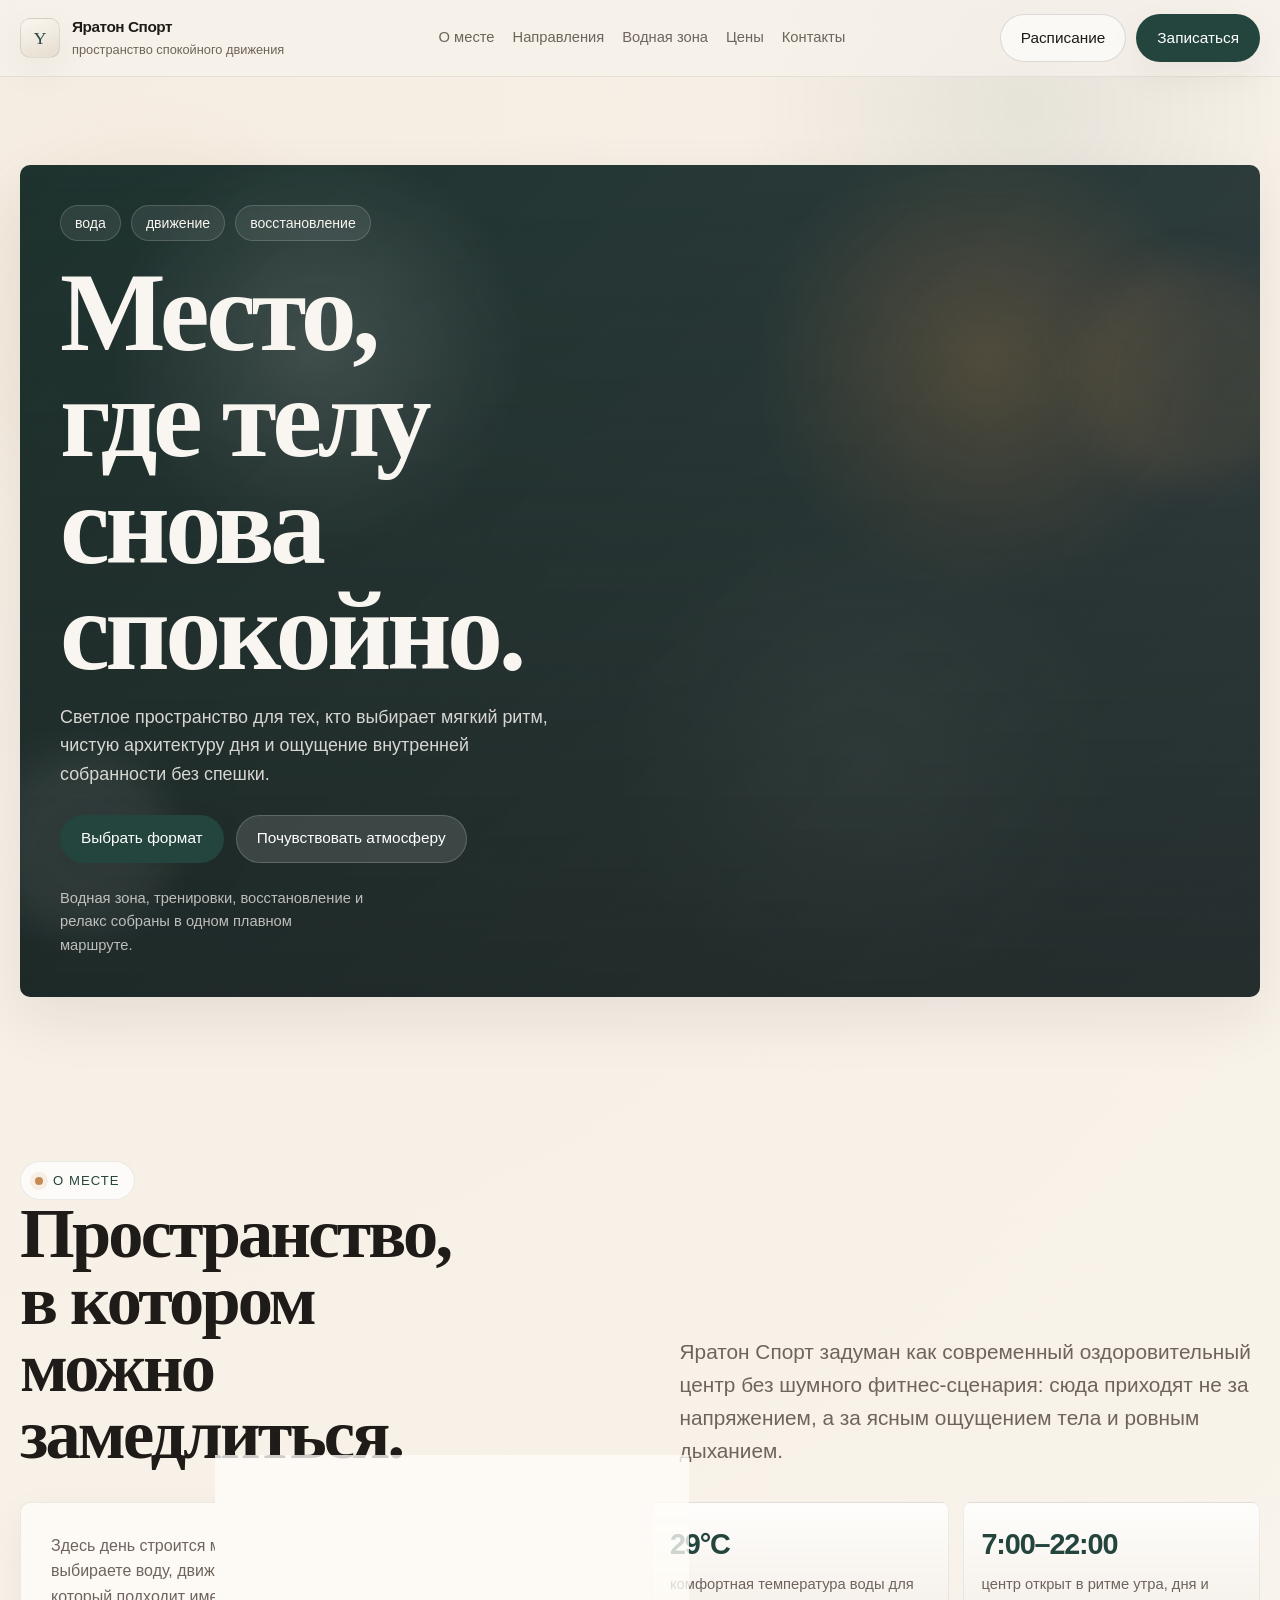
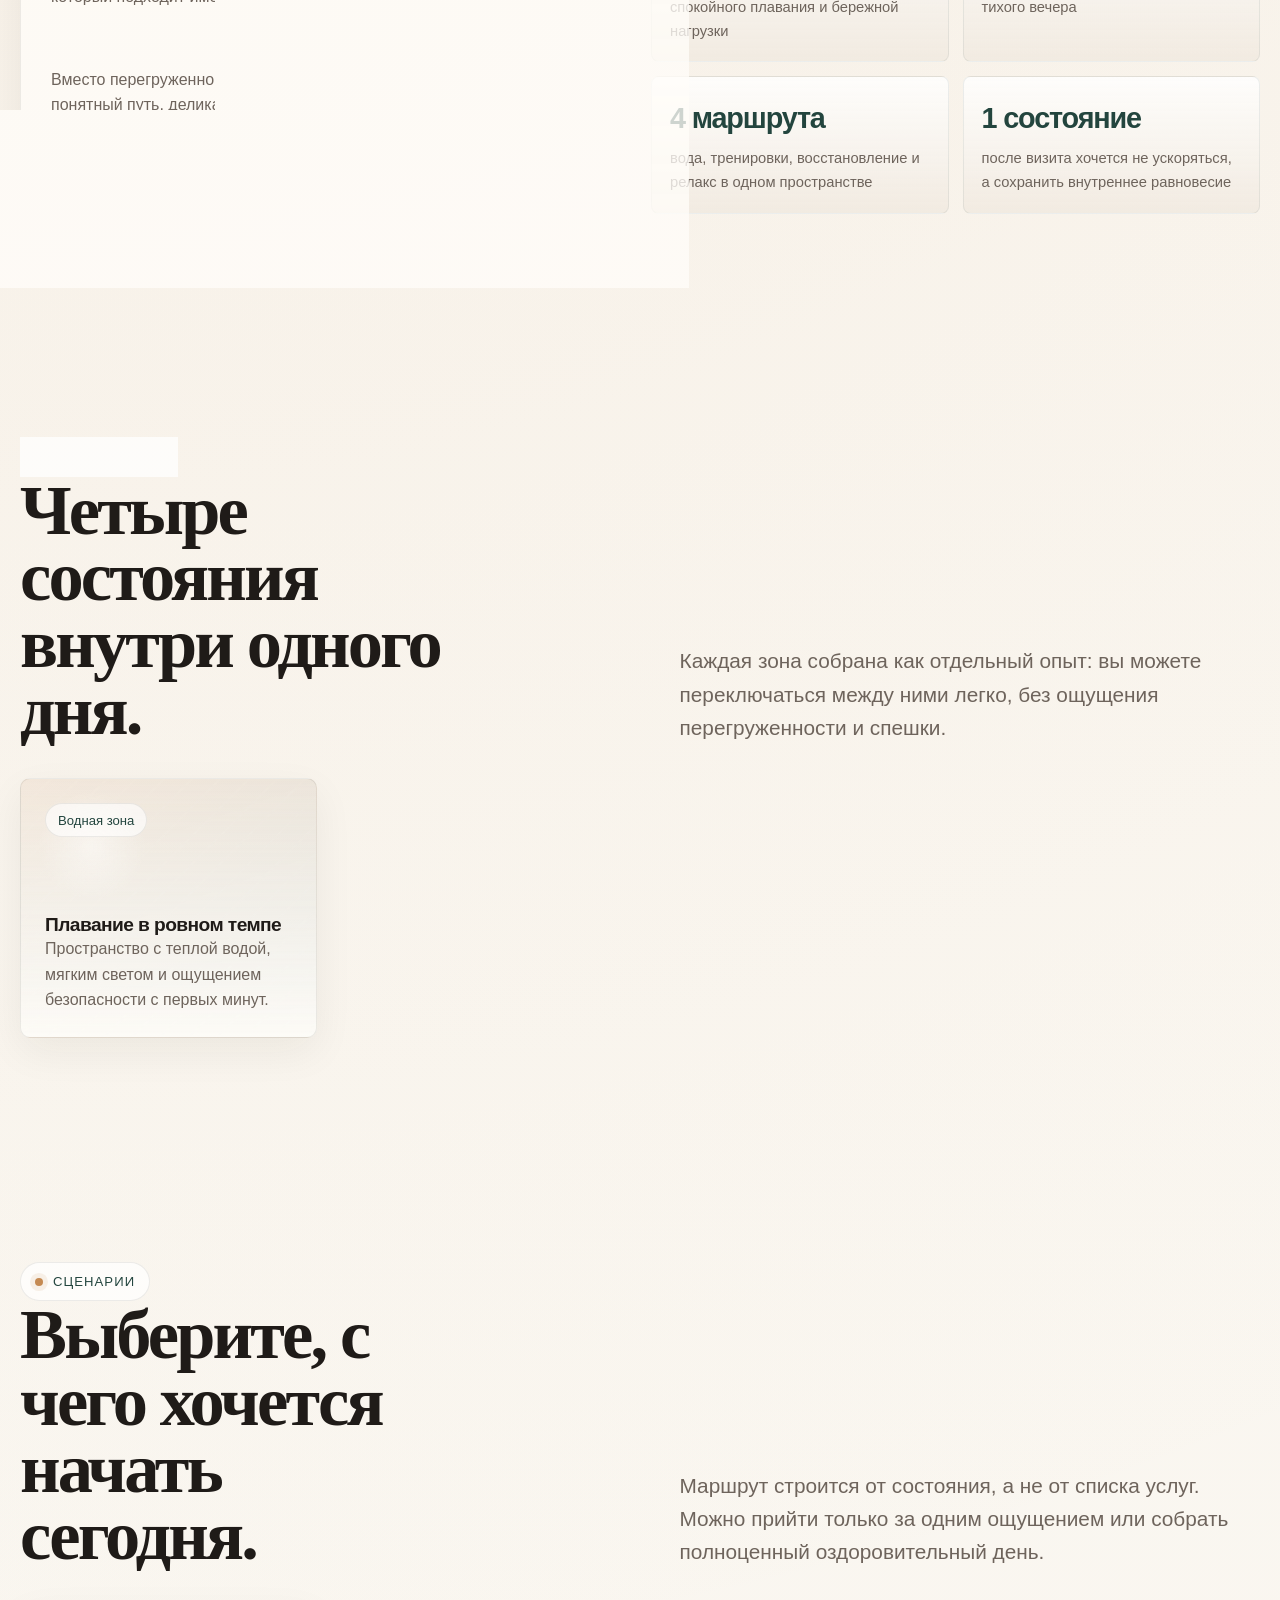
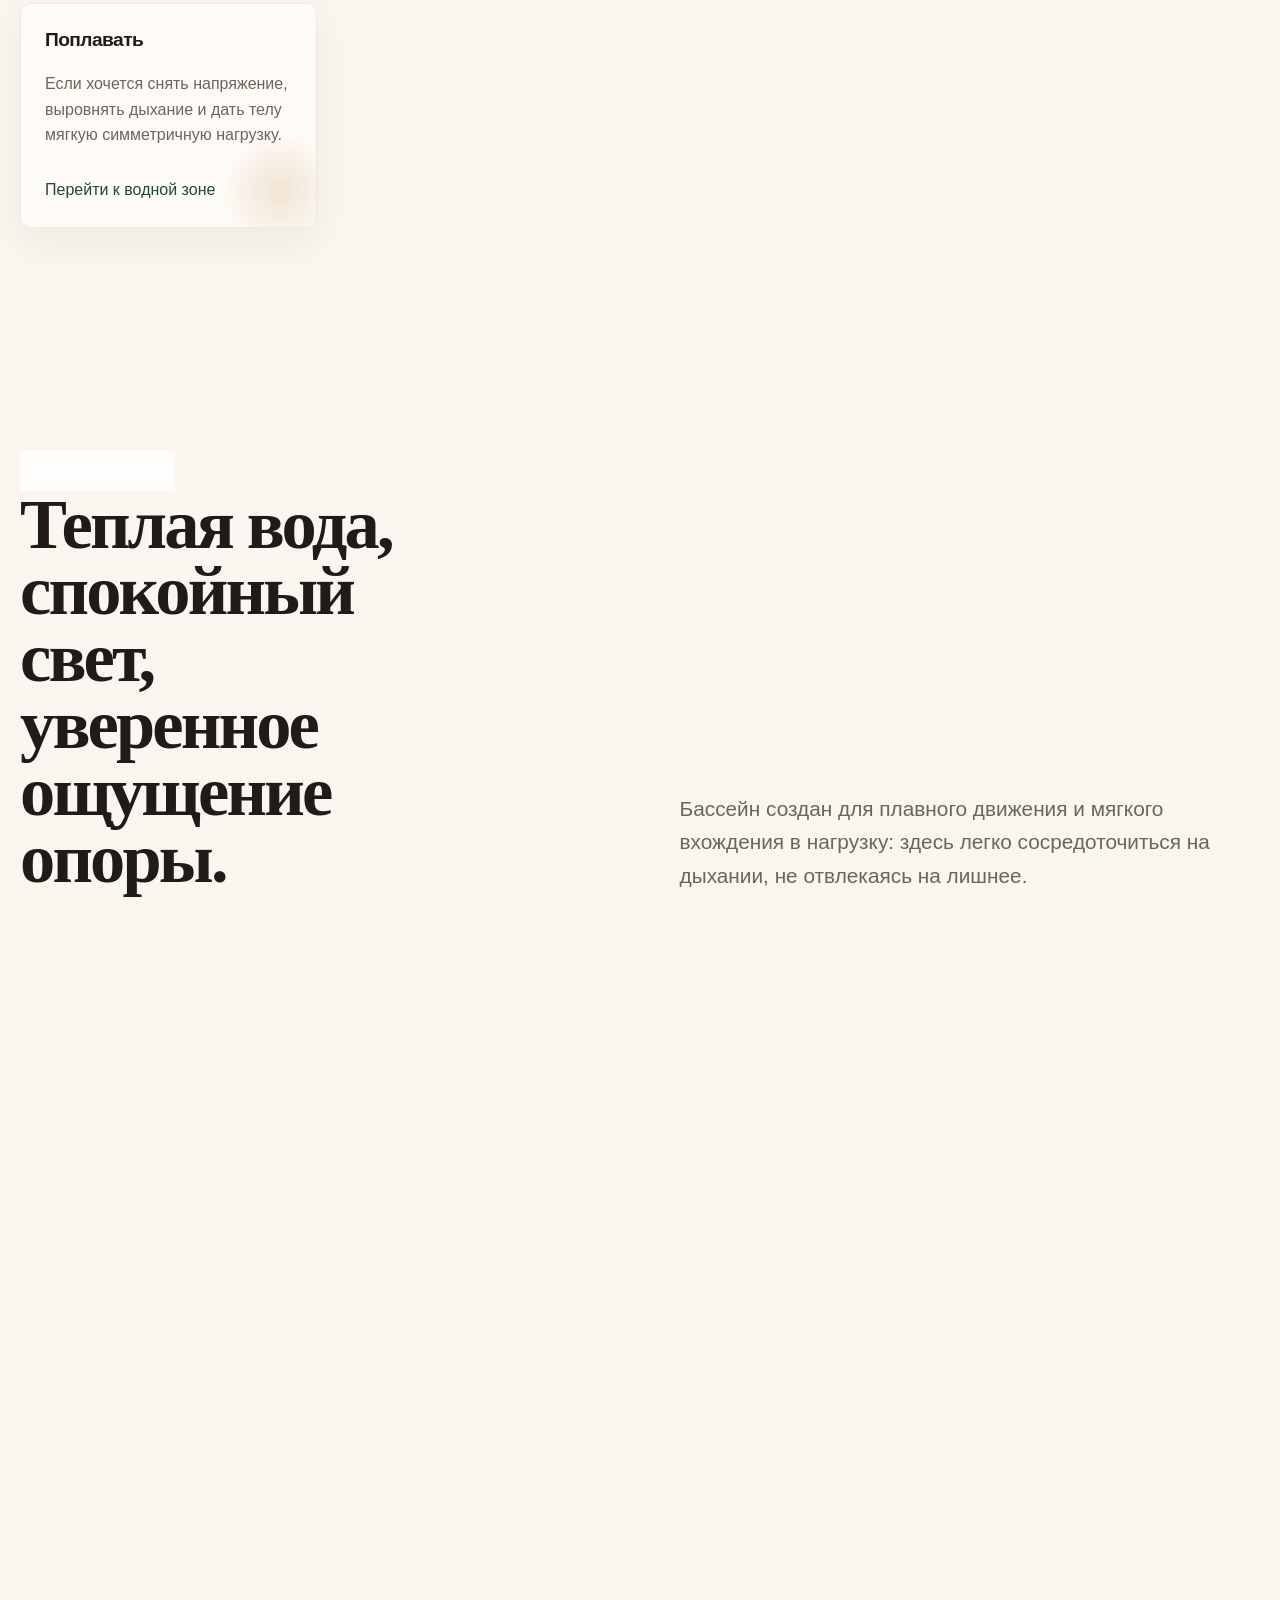
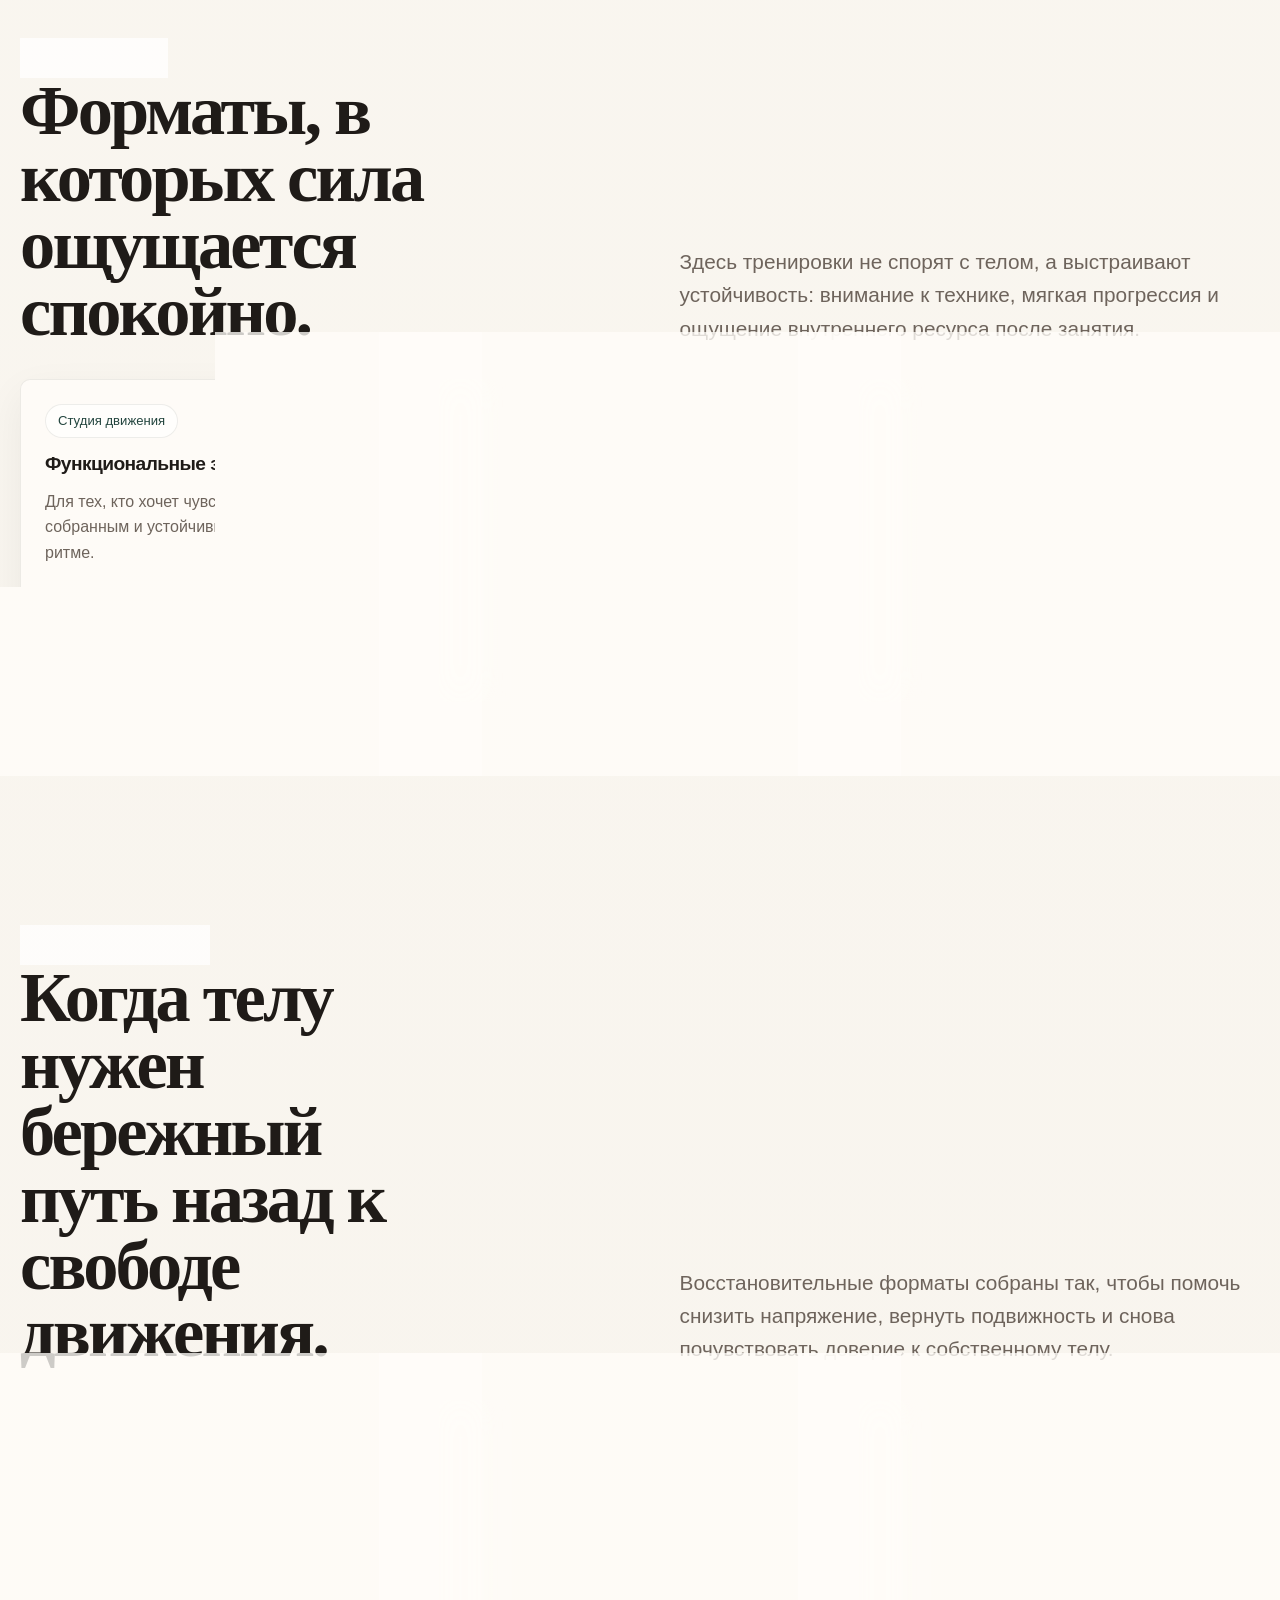
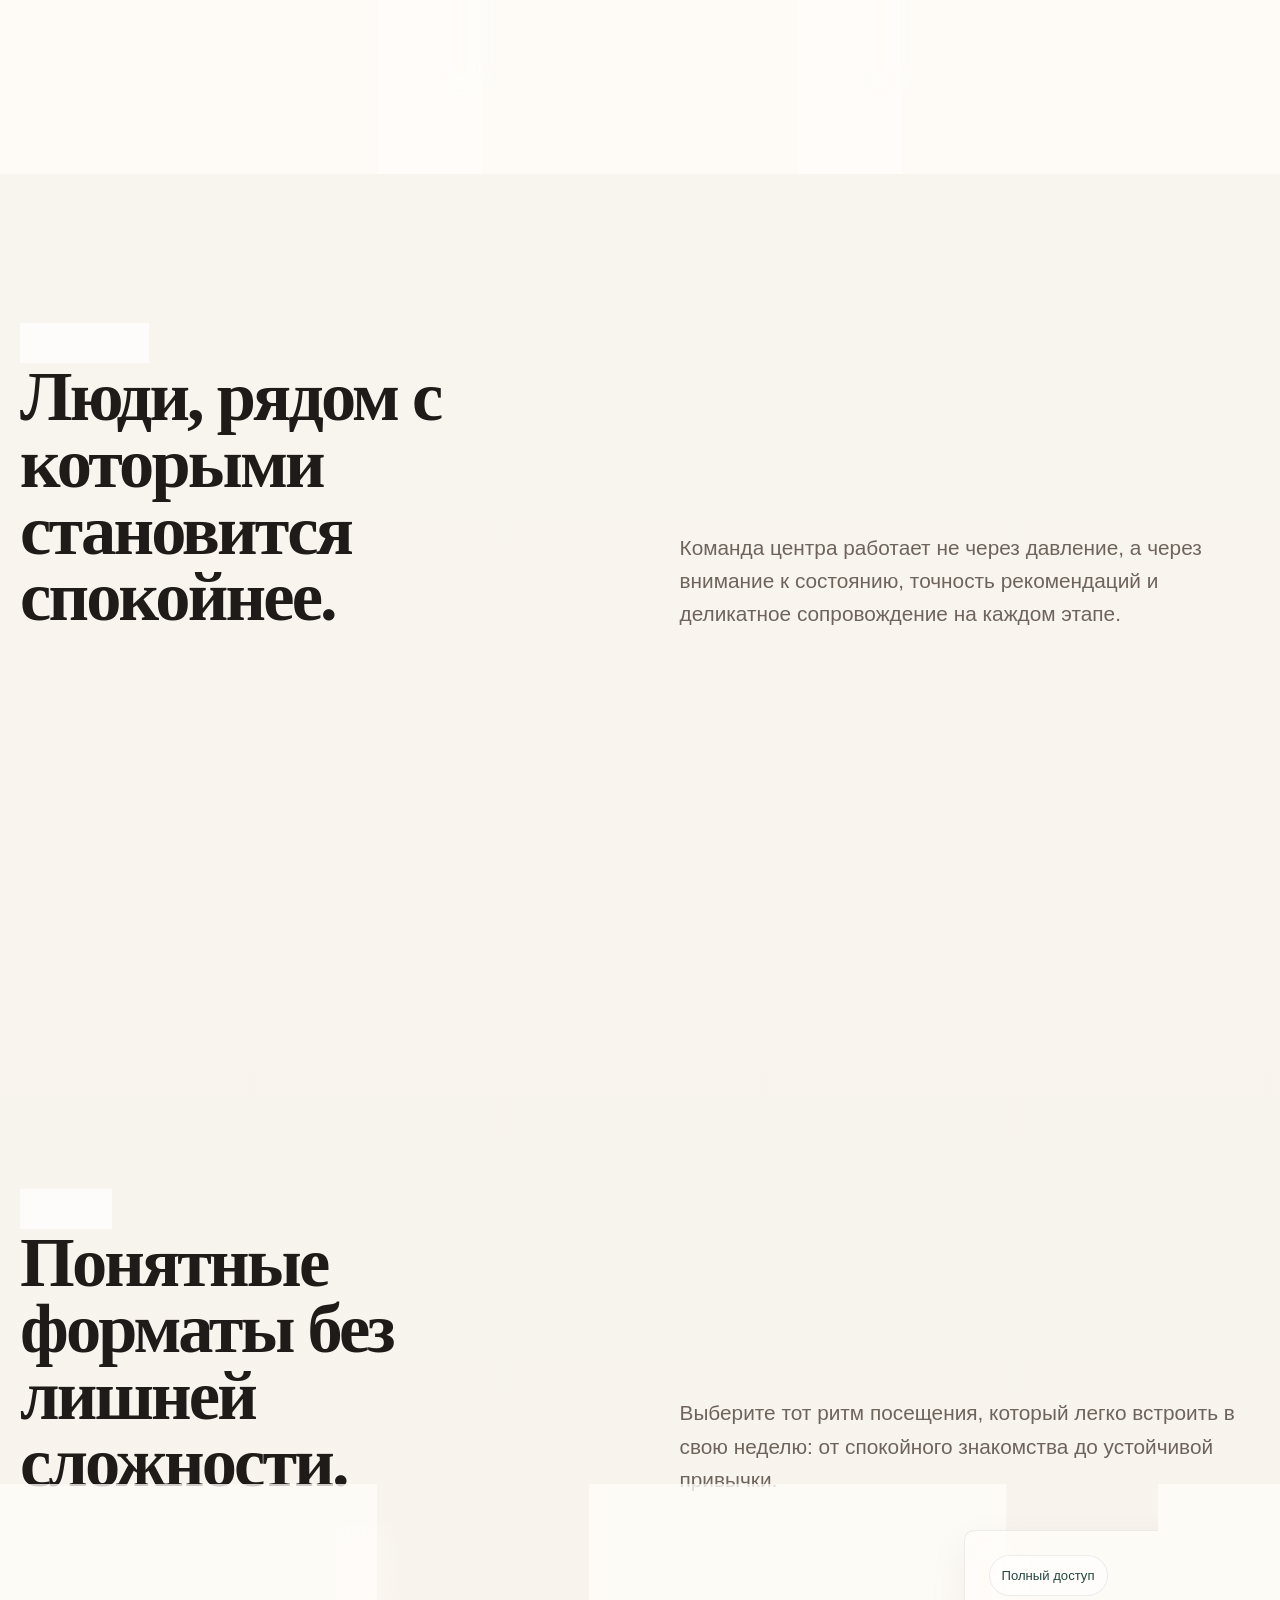
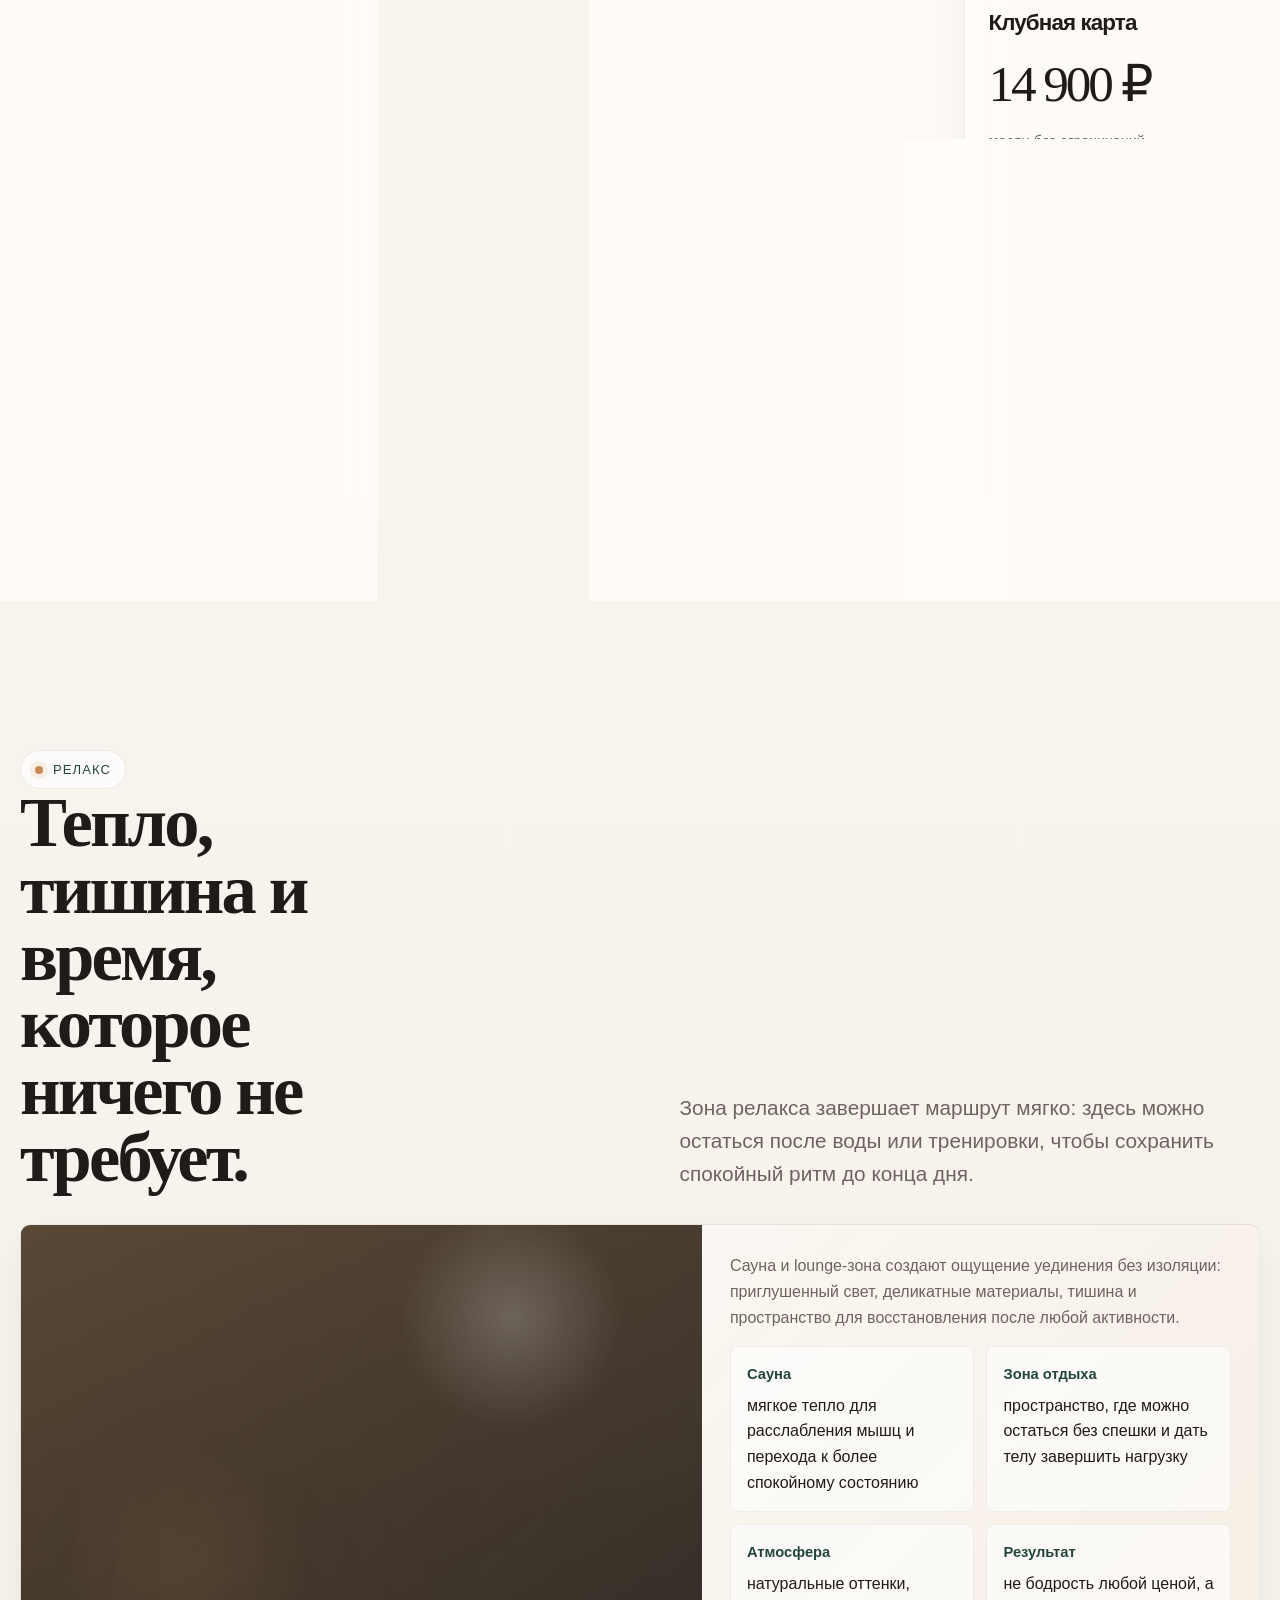
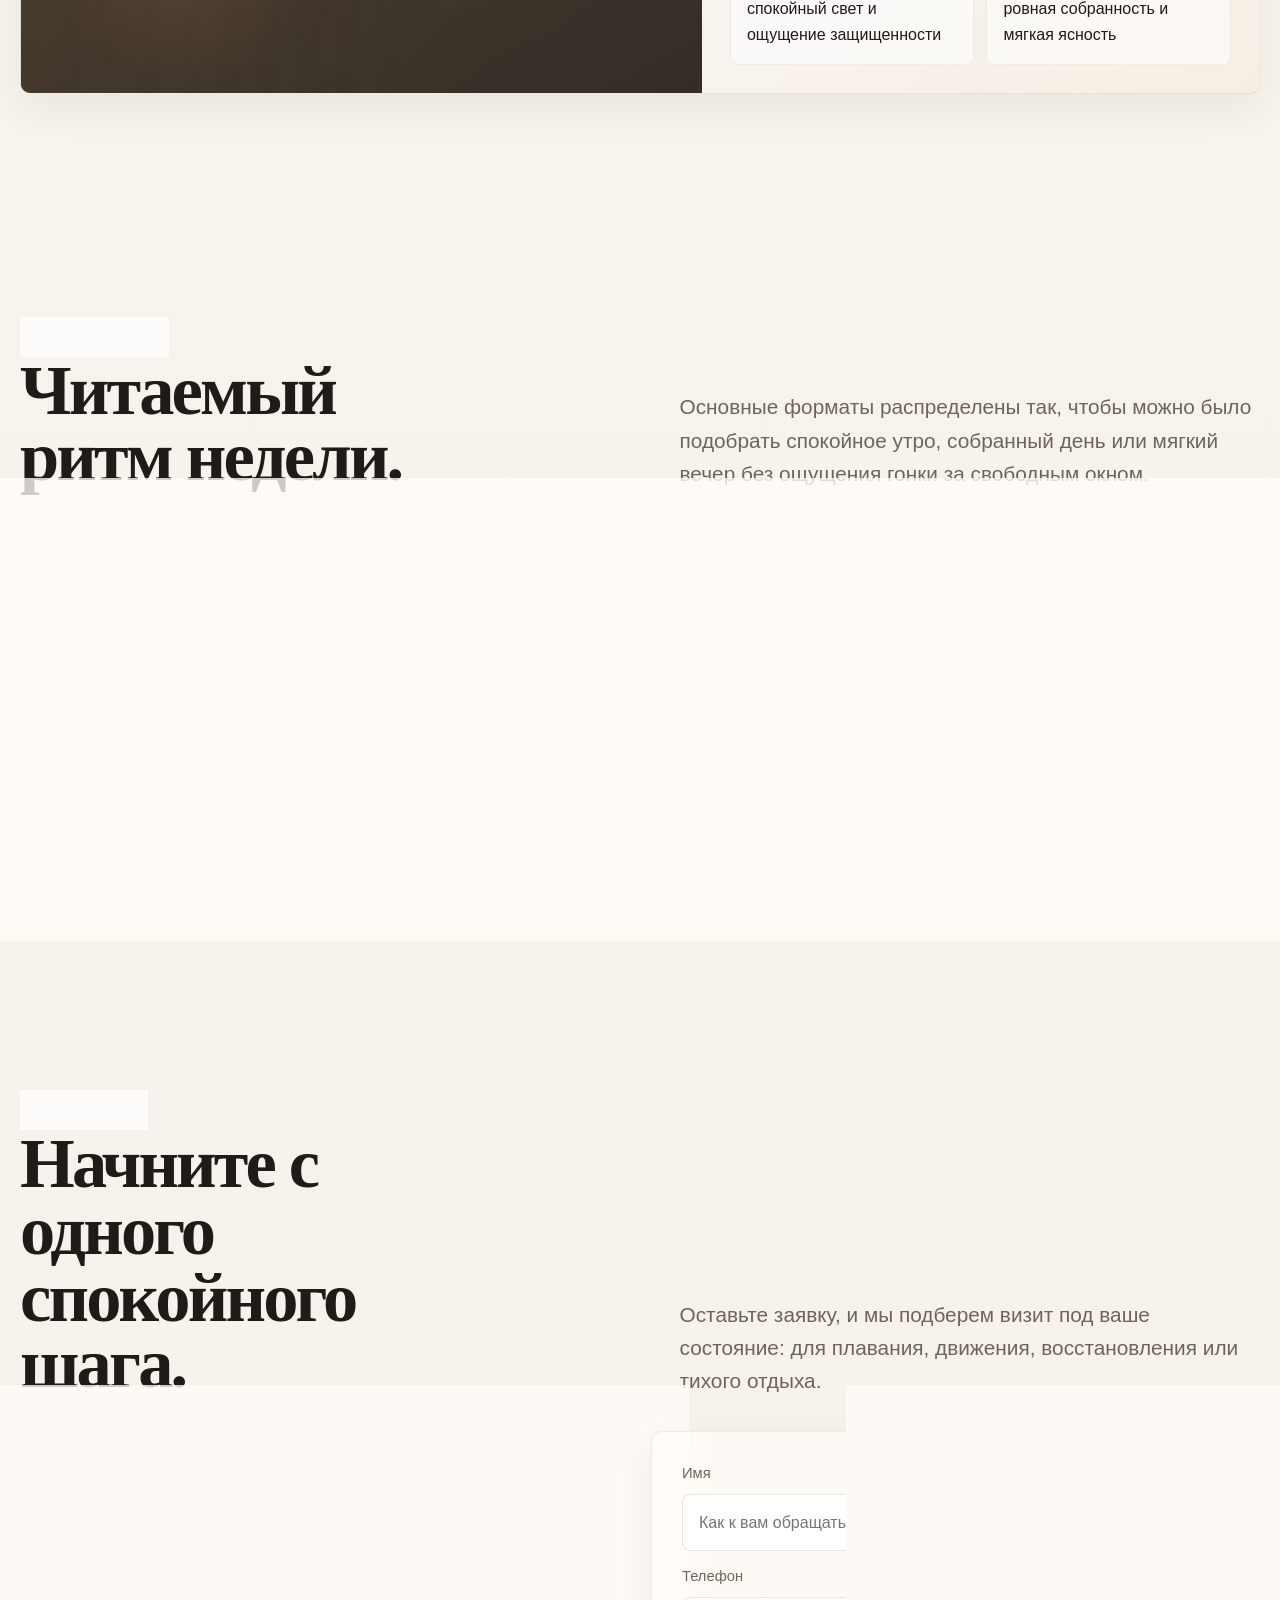
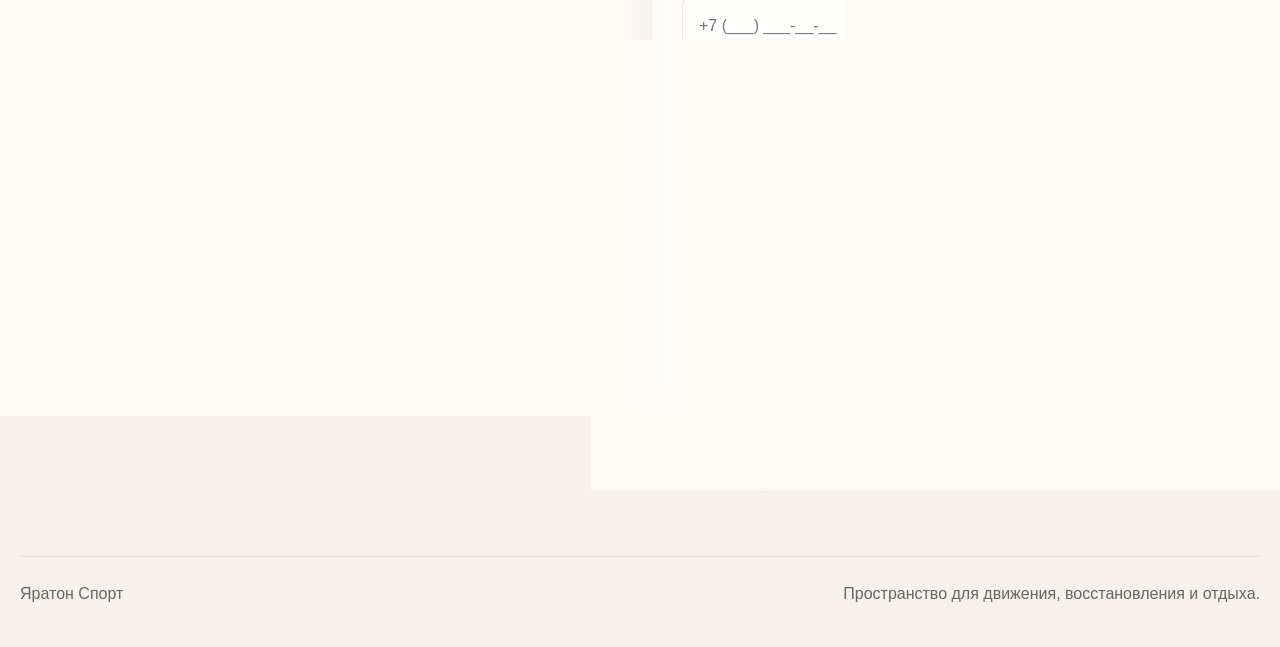
<file: obsolete/Index.html>
<!DOCTYPE html>
<html lang="ru">
<head>
  <meta charset="UTF-8">
  <meta name="viewport" content="width=device-width, initial-scale=1.0">
  <title>Яратон Спорт — пространство для движения, восстановления и отдыха</title>
  <meta name="description" content="Физкультурно-оздоровительный центр с водной зоной, тренировками, восстановлением и релаксом в спокойном премиальном ритме.">
  <style>
    :root {
      --bg: #f6f2eb;
      --surface: rgba(255, 255, 255, 0.8);
      --surface-strong: #fffdf9;
      --surface-muted: #efe8de;
      --text: #1f1b18;
      --muted: #6e645c;
      --line: rgba(31, 27, 24, 0.08);
      --line-strong: rgba(31, 27, 24, 0.14);
      --primary: #23453e;
      --primary-soft: rgba(35, 69, 62, 0.1);
      --accent: #c58a52;
      --accent-soft: rgba(197, 138, 82, 0.12);
      --shadow-soft: 0 14px 40px rgba(31, 27, 24, 0.06);
      --shadow-card: 0 22px 60px rgba(31, 27, 24, 0.08);
      --radius-sm: 8px;
      --radius-md: 10px;
      --radius-lg: 10px;
      --container: 1240px;
      --section-space: 72px;
      --transition: 260ms cubic-bezier(.2, .7, .2, 1);
    }

    * {
      box-sizing: border-box;
    }

    html {
      scroll-behavior: smooth;
    }

    body {
      margin: 0;
      font-family: "Avenir Next", "Segoe UI", sans-serif;
      color: var(--text);
      background:
        radial-gradient(circle at top left, rgba(197, 138, 82, 0.1), transparent 28%),
        linear-gradient(180deg, #fbf8f2 0%, var(--bg) 100%);
      line-height: 1.6;
      overflow-x: hidden;
    }

    img {
      display: block;
      max-width: 100%;
    }

    a {
      color: inherit;
      text-decoration: none;
    }

    button,
    input,
    textarea {
      font: inherit;
    }

    h1,
    h2,
    h3,
    h4,
    p,
    ul {
      margin: 0;
    }

    ul {
      padding: 0;
      list-style: none;
    }

    .page-shell::before {
      content: "";
      position: fixed;
      inset: 0;
      background:
        radial-gradient(circle at 80% 12%, rgba(35, 69, 62, 0.08), transparent 22%),
        radial-gradient(circle at 12% 36%, rgba(197, 138, 82, 0.08), transparent 18%);
      pointer-events: none;
      z-index: -1;
    }

    .container {
      width: min(calc(100% - 32px), var(--container));
      margin: 0 auto;
    }

    .section {
      padding: var(--section-space) 0;
    }

    .section-head {
      display: grid;
      gap: 18px;
      margin-bottom: 34px;
    }

    .eyebrow {
      display: inline-flex;
      align-items: center;
      gap: 10px;
      padding: 8px 14px;
      border: 1px solid var(--line);
      background: rgba(255, 255, 255, 0.72);
      border-radius: 999px;
      color: var(--primary);
      font-size: 0.82rem;
      letter-spacing: 0.08em;
      text-transform: uppercase;
      width: fit-content;
      backdrop-filter: blur(16px);
    }

    .eyebrow::before {
      content: "";
      width: 8px;
      height: 8px;
      border-radius: 50%;
      background: var(--accent);
      box-shadow: 0 0 0 5px rgba(197, 138, 82, 0.12);
    }

    .display {
      font-family: "Iowan Old Style", "Palatino Linotype", "Book Antiqua", Georgia, serif;
      letter-spacing: -0.04em;
      line-height: 0.95;
      font-weight: 600;
    }

    h1.display {
      font-size: clamp(3rem, 12vw, 7rem);
      max-width: 7.5ch;
    }

    h2.display {
      font-size: clamp(2.2rem, 7vw, 4.4rem);
      max-width: 12ch;
    }

    h3 {
      font-size: 1.2rem;
      line-height: 1.2;
      letter-spacing: -0.03em;
    }

    .lead {
      font-size: clamp(1.05rem, 3vw, 1.3rem);
      color: var(--muted);
      max-width: 40rem;
    }

    .copy {
      color: var(--muted);
      font-size: 1rem;
      max-width: 42rem;
    }

    .site-header {
      position: sticky;
      top: 0;
      z-index: 1000;
      padding: 14px 0;
      border-bottom: 1px solid var(--line);
      background: rgba(246, 242, 235, 0.74);
      backdrop-filter: blur(18px);
    }

    .nav-wrap,
    .brand,
    .nav,
    .header-actions {
      display: flex;
      align-items: center;
    }

    .nav-wrap {
      justify-content: space-between;
      gap: 18px;
    }

    .brand {
      gap: 12px;
      flex-shrink: 0;
    }

    .brand-mark {
      width: 40px;
      height: 40px;
      border-radius: 10px;
      display: grid;
      place-items: center;
      background: linear-gradient(160deg, #faf6ef, #e7ddd0);
      border: 1px solid rgba(35, 69, 62, 0.12);
      box-shadow: var(--shadow-soft);
      color: var(--primary);
      font-family: "Iowan Old Style", Georgia, serif;
      font-size: 1.1rem;
    }

    .brand-text strong,
    .brand-text span {
      display: block;
      white-space: nowrap;
    }

    .brand-text strong {
      font-size: 0.96rem;
      letter-spacing: -0.03em;
    }

    .brand-text span {
      color: var(--muted);
      font-size: 0.8rem;
    }

    .nav {
      gap: 18px;
      flex-wrap: wrap;
      justify-content: center;
      display: none;
    }

    .nav a {
      color: var(--muted);
      font-size: 0.92rem;
      transition: color var(--transition), transform var(--transition);
    }

    .nav a:hover,
    .nav a:focus-visible {
      color: var(--primary);
      transform: translateY(-1px);
    }

    .header-actions {
      gap: 10px;
    }

    .btn {
      display: inline-flex;
      align-items: center;
      justify-content: center;
      min-height: 48px;
      padding: 0 20px;
      border-radius: 999px;
      border: 1px solid transparent;
      font-size: 0.96rem;
      font-weight: 500;
      transition: transform var(--transition), box-shadow var(--transition), background var(--transition), border-color var(--transition), color var(--transition);
      cursor: pointer;
    }

    .btn-primary {
      background: var(--primary);
      color: #fff;
      box-shadow: var(--shadow-soft);
    }

    .btn-primary:hover,
    .btn-primary:focus-visible {
      transform: translateY(-2px) scale(1.01);
      box-shadow: 0 18px 34px rgba(35, 69, 62, 0.2);
    }

    .btn-secondary {
      border-color: var(--line-strong);
      background: rgba(255, 255, 255, 0.6);
      color: var(--text);
    }

    .btn-secondary:hover,
    .btn-secondary:focus-visible {
      transform: translateY(-2px);
      border-color: rgba(35, 69, 62, 0.22);
      background: rgba(255, 255, 255, 0.86);
    }

    .hero {
      min-height: 100vh;
      display: flex;
      align-items: center;
      padding: 88px 0 52px;
    }

    .hero-card {
      position: relative;
      overflow: hidden;
      border-radius: var(--radius-lg);
      min-height: calc(100vh - 154px);
      padding: 24px;
      display: flex;
      align-items: flex-end;
      background:
        linear-gradient(180deg, rgba(22, 29, 27, 0.12) 0%, rgba(22, 29, 27, 0.62) 100%),
        radial-gradient(circle at 78% 24%, rgba(197, 138, 82, 0.34), transparent 20%),
        radial-gradient(circle at 24% 22%, rgba(255, 255, 255, 0.18), transparent 18%),
        radial-gradient(circle at 68% 72%, rgba(255, 255, 255, 0.08), transparent 24%),
        linear-gradient(135deg, rgba(21, 45, 41, 0.96), rgba(34, 47, 53, 0.88)),
        radial-gradient(circle at 20% 20%, rgba(255, 255, 255, 0.18), transparent 22%),
        repeating-linear-gradient(115deg, rgba(255, 255, 255, 0.03) 0 2px, transparent 2px 34px);
      box-shadow: var(--shadow-card);
      isolation: isolate;
    }

    .hero-card::before,
    .hero-card::after {
      content: "";
      position: absolute;
      inset: auto;
      border-radius: 50%;
      pointer-events: none;
      opacity: 0.5;
      filter: blur(20px);
      animation: float 12s ease-in-out infinite;
    }

    .hero-card::before {
      width: 220px;
      height: 220px;
      right: -40px;
      top: 12%;
      background: rgba(197, 138, 82, 0.22);
    }

    .hero-card::after {
      width: 180px;
      height: 180px;
      left: -30px;
      bottom: 8%;
      background: rgba(255, 255, 255, 0.14);
      animation-delay: -4s;
    }

    .hero-content {
      width: 100%;
      display: grid;
      gap: 18px;
      color: #f9f6f2;
      position: relative;
      z-index: 1;
      animation: rise 0.9s ease-out both;
    }

    .hero-meta {
      display: flex;
      flex-wrap: wrap;
      gap: 10px;
    }

    .hero-meta span {
      display: inline-flex;
      align-items: center;
      min-height: 36px;
      padding: 0 14px;
      border-radius: 999px;
      border: 1px solid rgba(255, 255, 255, 0.16);
      background: rgba(255, 255, 255, 0.08);
      backdrop-filter: blur(10px);
      font-size: 0.88rem;
    }

    .hero-copy {
      max-width: 32rem;
      color: rgba(249, 246, 242, 0.84);
      font-size: 1.05rem;
    }

    .hero-actions {
      display: flex;
      flex-wrap: wrap;
      gap: 12px;
      padding-top: 8px;
    }

    .hero .btn-secondary {
      background: rgba(255, 255, 255, 0.12);
      color: #fff;
      border-color: rgba(255, 255, 255, 0.18);
    }

    .hero .btn-secondary:hover,
    .hero .btn-secondary:focus-visible {
      background: rgba(255, 255, 255, 0.18);
      border-color: rgba(255, 255, 255, 0.28);
    }

    .hero-note {
      display: grid;
      gap: 6px;
      max-width: 19rem;
      margin-top: 6px;
      color: rgba(249, 246, 242, 0.72);
      font-size: 0.92rem;
    }

    .about-grid,
    .water-grid,
    .relax-grid,
    .contacts-grid {
      display: grid;
      gap: 22px;
    }

    .about-panel,
    .water-panel,
    .relax-panel,
    .contact-card,
    .form-card,
    .schedule-card,
    .story-card,
    .price-card,
    .expert-card,
    .training-card,
    .direction-card,
    .scenario-card,
    .recovery-card {
      background: rgba(255, 253, 249, 0.78);
      border: 1px solid var(--line);
      border-radius: var(--radius-md);
      box-shadow: var(--shadow-soft);
      backdrop-filter: blur(16px);
    }

    .about-panel {
      padding: 26px;
      display: grid;
      gap: 18px;
    }

    .about-metrics {
      display: grid;
      grid-template-columns: repeat(2, minmax(0, 1fr));
      gap: 14px;
    }

    .metric {
      padding: 18px;
      border-radius: var(--radius-sm);
      background: linear-gradient(180deg, rgba(255,255,255,0.82), rgba(239,232,222,0.75));
      border: 1px solid rgba(35, 69, 62, 0.08);
    }

    .metric strong {
      display: block;
      font-size: 1.8rem;
      letter-spacing: -0.04em;
      color: var(--primary);
    }

    .metric span {
      display: block;
      margin-top: 6px;
      color: var(--muted);
      font-size: 0.92rem;
    }

    .direction-grid,
    .scenario-grid,
    .training-grid,
    .experts-grid,
    .pricing-grid {
      display: grid;
      gap: 18px;
    }

    .direction-card,
    .scenario-card,
    .training-card,
    .expert-card,
    .price-card,
    .recovery-card {
      padding: 24px;
      transition: transform var(--transition), box-shadow var(--transition), border-color var(--transition);
    }

    .direction-card:hover,
    .scenario-card:hover,
    .training-card:hover,
    .expert-card:hover,
    .price-card:hover,
    .recovery-card:hover {
      transform: translateY(-4px);
      box-shadow: var(--shadow-card);
      border-color: rgba(35, 69, 62, 0.18);
    }

    .direction-card {
      min-height: 260px;
      display: grid;
      align-content: space-between;
      background:
        linear-gradient(180deg, rgba(255,255,255,0.32), rgba(255,253,249,0.94)),
        var(--card-visual, linear-gradient(160deg, #ece5db, #f8f4ee));
    }

    .direction-water {
      --card-visual:
        radial-gradient(circle at 24% 26%, rgba(255,255,255,0.48), transparent 18%),
        linear-gradient(160deg, rgba(197,138,82,0.22), rgba(35,69,62,0.2)),
        repeating-linear-gradient(135deg, rgba(255,255,255,0.08) 0 2px, transparent 2px 20px);
    }

    .direction-training {
      --card-visual:
        radial-gradient(circle at 80% 24%, rgba(255,255,255,0.38), transparent 18%),
        linear-gradient(160deg, rgba(35,69,62,0.22), rgba(197,138,82,0.16)),
        linear-gradient(45deg, rgba(255,255,255,0.08), transparent 55%);
    }

    .direction-recovery {
      --card-visual:
        radial-gradient(circle at 22% 78%, rgba(255,255,255,0.42), transparent 18%),
        linear-gradient(160deg, rgba(35,69,62,0.16), rgba(255,255,255,0.08)),
        repeating-linear-gradient(160deg, rgba(197,138,82,0.1) 0 1px, transparent 1px 18px);
    }

    .direction-relax {
      --card-visual:
        radial-gradient(circle at 74% 28%, rgba(255,255,255,0.46), transparent 18%),
        linear-gradient(160deg, rgba(197,138,82,0.18), rgba(35,69,62,0.12)),
        linear-gradient(135deg, rgba(255,255,255,0.06), transparent 48%);
    }

    .direction-card span,
    .training-card span,
    .expert-card span,
    .price-card .tag {
      display: inline-flex;
      width: fit-content;
      min-height: 34px;
      align-items: center;
      padding: 0 12px;
      border-radius: 999px;
      background: rgba(255, 255, 255, 0.62);
      border: 1px solid rgba(31, 27, 24, 0.08);
      font-size: 0.82rem;
      color: var(--primary);
    }

    .direction-card p,
    .scenario-card p,
    .training-card p,
    .expert-card p,
    .recovery-card p,
    .price-card p,
    .water-specs li,
    .schedule-grid li,
    .contact-list li {
      color: var(--muted);
    }

    .scenario-card {
      position: relative;
      overflow: hidden;
      display: grid;
      gap: 12px;
      min-height: 200px;
    }

    .scenario-card::after {
      content: "";
      position: absolute;
      width: 120px;
      height: 120px;
      right: -24px;
      bottom: -24px;
      border-radius: 50%;
      background: radial-gradient(circle, rgba(197,138,82,0.22), transparent 70%);
    }

    .scenario-link {
      margin-top: auto;
      color: var(--primary);
      font-weight: 500;
    }

    .water-panel {
      padding: 28px;
      display: grid;
      gap: 22px;
      background:
        linear-gradient(180deg, rgba(255,255,255,0.56), rgba(255,253,249,0.92)),
        radial-gradient(circle at top right, rgba(35,69,62,0.08), transparent 26%);
    }

    .water-visual {
      min-height: 280px;
      border-radius: var(--radius-md);
      background:
        linear-gradient(180deg, rgba(10, 28, 34, 0.06), rgba(10, 28, 34, 0.3)),
        radial-gradient(circle at 30% 30%, rgba(255,255,255,0.4), transparent 16%),
        radial-gradient(circle at 70% 62%, rgba(255,255,255,0.18), transparent 20%),
        linear-gradient(160deg, rgba(22,73,86,0.95), rgba(17,42,48,0.88)),
        repeating-linear-gradient(180deg, rgba(255,255,255,0.08) 0 2px, transparent 2px 28px);
      box-shadow: inset 0 -40px 60px rgba(9, 18, 20, 0.14);
    }

    .water-specs {
      display: grid;
      gap: 12px;
    }

    .water-specs li {
      display: flex;
      justify-content: space-between;
      gap: 20px;
      padding: 14px 0;
      border-bottom: 1px solid var(--line);
      font-size: 0.98rem;
    }

    .water-specs strong {
      color: var(--text);
      font-weight: 600;
    }

    .training-card,
    .expert-card,
    .recovery-card {
      display: grid;
      gap: 14px;
      align-content: start;
      min-height: 100%;
    }

    .training-card ul,
    .recovery-card ul {
      display: grid;
      gap: 10px;
    }

    .training-card li,
    .recovery-card li {
      position: relative;
      padding-left: 18px;
      color: var(--muted);
    }

    .training-card li::before,
    .recovery-card li::before {
      content: "";
      position: absolute;
      left: 0;
      top: 10px;
      width: 8px;
      height: 8px;
      border-radius: 50%;
      background: var(--accent);
    }

    .experts-grid .expert-card {
      background:
        linear-gradient(180deg, rgba(255,255,255,0.76), rgba(255,253,249,0.94)),
        radial-gradient(circle at top right, rgba(35,69,62,0.08), transparent 28%);
    }

    .expert-role {
      color: var(--primary);
      font-size: 0.95rem;
      font-weight: 500;
    }

    .price-card {
      display: grid;
      gap: 14px;
      min-height: 100%;
    }

    .price-card.featured {
      background: linear-gradient(180deg, rgba(35,69,62,0.96), rgba(28,54,48,0.94));
      color: #fff;
      border-color: rgba(35, 69, 62, 0.18);
      transform: translateY(-6px);
    }

    .price-card.featured p,
    .price-card.featured li,
    .price-card.featured .price-meta {
      color: rgba(255, 255, 255, 0.76);
    }

    .price-card.featured .tag,
    .price-card.featured .btn-secondary {
      background: rgba(255, 255, 255, 0.12);
      color: #fff;
      border-color: rgba(255, 255, 255, 0.16);
    }

    .price-name {
      font-size: 1.4rem;
      line-height: 1.15;
      letter-spacing: -0.04em;
    }

    .price-value {
      font-size: clamp(2rem, 5vw, 3.2rem);
      line-height: 1;
      letter-spacing: -0.06em;
      font-family: "Iowan Old Style", Georgia, serif;
    }

    .price-meta {
      color: var(--muted);
      font-size: 0.9rem;
    }

    .price-card ul {
      display: grid;
      gap: 10px;
      padding-top: 4px;
    }

    .price-card li {
      position: relative;
      padding-left: 18px;
    }

    .price-card li::before {
      content: "";
      position: absolute;
      left: 0;
      top: 10px;
      width: 8px;
      height: 8px;
      border-radius: 50%;
      background: currentColor;
      opacity: 0.4;
    }

    .relax-panel {
      overflow: hidden;
      padding: 0;
      display: grid;
      background: linear-gradient(135deg, rgba(255,255,255,0.84), rgba(244,237,227,0.94));
    }

    .relax-image {
      min-height: 280px;
      background:
        linear-gradient(180deg, rgba(28, 24, 20, 0.16), rgba(28, 24, 20, 0.32)),
        radial-gradient(circle at 72% 20%, rgba(255,255,255,0.26), transparent 18%),
        radial-gradient(circle at 24% 74%, rgba(197,138,82,0.18), transparent 20%),
        linear-gradient(140deg, rgba(92,70,47,0.94), rgba(44,36,28,0.9)),
        repeating-linear-gradient(90deg, rgba(255,255,255,0.03) 0 16px, transparent 16px 40px);
    }

    .relax-copy {
      padding: 28px;
      display: grid;
      gap: 16px;
    }

    .relax-details {
      display: grid;
      gap: 12px;
      grid-template-columns: repeat(2, minmax(0, 1fr));
    }

    .relax-details div {
      padding: 16px;
      border-radius: var(--radius-sm);
      background: rgba(255,255,255,0.58);
      border: 1px solid rgba(31, 27, 24, 0.06);
    }

    .relax-details strong {
      display: block;
      font-size: 0.92rem;
      color: var(--primary);
      margin-bottom: 6px;
    }

    .schedule-card {
      padding: 26px;
    }

    .schedule-grid {
      display: grid;
      gap: 14px;
    }

    .schedule-grid li {
      display: grid;
      grid-template-columns: 92px 1fr;
      gap: 18px;
      padding: 14px 0;
      border-bottom: 1px solid var(--line);
    }

    .schedule-grid strong {
      color: var(--primary);
      font-size: 0.94rem;
      letter-spacing: 0.02em;
      text-transform: uppercase;
    }

    .contacts-grid {
      align-items: start;
    }

    .contact-card,
    .form-card {
      padding: 26px;
      display: grid;
      gap: 18px;
    }

    .contact-list {
      display: grid;
      gap: 14px;
    }

    .contact-list li strong {
      display: block;
      color: var(--text);
      margin-bottom: 4px;
      font-size: 0.95rem;
    }

    .map-placeholder {
      min-height: 240px;
      border-radius: var(--radius-md);
      background:
        linear-gradient(135deg, rgba(35,69,62,0.92), rgba(28,54,48,0.82)),
        radial-gradient(circle at 20% 30%, rgba(255,255,255,0.2), transparent 24%);
      position: relative;
      overflow: hidden;
    }

    .map-placeholder::before,
    .map-placeholder::after {
      content: "";
      position: absolute;
      inset: 0;
      background-image:
        linear-gradient(rgba(255,255,255,0.08) 1px, transparent 1px),
        linear-gradient(90deg, rgba(255,255,255,0.08) 1px, transparent 1px);
      background-size: 44px 44px;
    }

    .map-placeholder::after {
      inset: auto;
      width: 84px;
      height: 84px;
      left: 50%;
      top: 50%;
      transform: translate(-50%, -50%);
      border-radius: 50%;
      background: radial-gradient(circle, rgba(197,138,82,0.95) 0 28%, rgba(197,138,82,0.22) 29% 55%, transparent 56%);
      box-shadow: 0 0 0 24px rgba(255, 255, 255, 0.04);
    }

    .form-card form {
      display: grid;
      gap: 14px;
    }

    .field {
      display: grid;
      gap: 8px;
    }

    .field label {
      font-size: 0.92rem;
      color: var(--muted);
    }

    .field input,
    .field textarea {
      width: 100%;
      padding: 15px 16px;
      border-radius: var(--radius-sm);
      border: 1px solid rgba(31, 27, 24, 0.1);
      background: rgba(255, 255, 255, 0.72);
      color: var(--text);
      transition: border-color var(--transition), box-shadow var(--transition), background var(--transition);
      resize: vertical;
    }

    .field input:focus,
    .field textarea:focus {
      outline: none;
      border-color: rgba(35, 69, 62, 0.28);
      box-shadow: 0 0 0 4px rgba(35, 69, 62, 0.08);
      background: #fff;
    }

    .form-note {
      color: var(--muted);
      font-size: 0.88rem;
    }

    .site-footer {
      padding: 28px 0 40px;
      color: var(--muted);
    }

    .footer-row {
      display: flex;
      flex-direction: column;
      gap: 10px;
      padding-top: 24px;
      border-top: 1px solid var(--line);
    }

    .fade-up {
      animation: rise 0.8s ease both;
    }

    @keyframes rise {
      from {
        opacity: 0;
        transform: translateY(18px);
      }
      to {
        opacity: 1;
        transform: translateY(0);
      }
    }

    @keyframes float {
      0%, 100% {
        transform: translate3d(0, 0, 0);
      }
      50% {
        transform: translate3d(0, -12px, 0);
      }
    }

    @media (min-width: 480px) {
      .container {
        width: min(calc(100% - 40px), var(--container));
      }

      .hero-card {
        padding: 32px;
      }

      .about-panel,
      .water-panel,
      .schedule-card,
      .contact-card,
      .form-card {
        padding: 30px;
      }
    }

    @media (min-width: 768px) {
      :root {
        --section-space: 92px;
      }

      .nav {
        display: flex;
      }

      .section-head {
        grid-template-columns: minmax(0, 1.05fr) minmax(0, 0.95fr);
        align-items: end;
      }

      .hero-content {
        max-width: 60%;
      }

      .about-grid,
      .water-grid,
      .contacts-grid {
        grid-template-columns: repeat(2, minmax(0, 1fr));
      }

      .direction-grid,
      .scenario-grid,
      .training-grid,
      .experts-grid,
      .pricing-grid {
        grid-template-columns: repeat(2, minmax(0, 1fr));
      }

      .relax-panel {
        grid-template-columns: 1.1fr 0.9fr;
      }

      .schedule-grid {
        grid-template-columns: repeat(2, minmax(0, 1fr));
        column-gap: 26px;
      }

      .schedule-grid li {
        padding: 16px 0;
      }

      .footer-row {
        flex-direction: row;
        justify-content: space-between;
        align-items: center;
      }
    }

    @media (min-width: 1024px) {
      .hero-card {
        padding: 40px;
      }

      .hero-content {
        max-width: 48%;
      }

      .hero-copy {
        font-size: 1.12rem;
      }
    }

    @media (min-width: 1280px) {
      :root {
        --section-space: 112px;
      }

      .direction-grid,
      .scenario-grid,
      .experts-grid,
      .pricing-grid {
        grid-template-columns: repeat(4, minmax(0, 1fr));
      }

      .training-grid {
        grid-template-columns: repeat(3, minmax(0, 1fr));
      }

      .hero-card {
        min-height: calc(100vh - 140px);
      }
    }

    @media (prefers-reduced-motion: reduce) {
      html {
        scroll-behavior: auto;
      }

      *,
      *::before,
      *::after {
        animation: none !important;
        transition: none !important;
      }
    }
  </style>
</head>
<body>
  <div class="page-shell">
    <header class="site-header">
      <div class="container nav-wrap">
        <a class="brand" href="#top" aria-label="Яратон Спорт">
          <div class="brand-mark">Y</div>
          <div class="brand-text">
            <strong>Яратон Спорт</strong>
            <span>пространство спокойного движения</span>
          </div>
        </a>
        <nav class="nav" aria-label="Основная навигация">
          <a href="#place">О месте</a>
          <a href="#directions">Направления</a>
          <a href="#water">Водная зона</a>
          <a href="#prices">Цены</a>
          <a href="#contacts">Контакты</a>
        </nav>
        <div class="header-actions">
          <a class="btn btn-secondary" href="#schedule">Расписание</a>
          <a class="btn btn-primary" href="#contacts">Записаться</a>
        </div>
      </div>
    </header>

    <main id="top">
      <section class="hero">
        <div class="container">
          <div class="hero-card">
            <div class="hero-content">
              <div class="hero-meta">
                <span>вода</span>
                <span>движение</span>
                <span>восстановление</span>
              </div>
              <h1 class="display">Место, где телу снова спокойно.</h1>
              <p class="hero-copy">Светлое пространство для тех, кто выбирает мягкий ритм, чистую архитектуру дня и ощущение внутренней собранности без спешки.</p>
              <div class="hero-actions">
                <a class="btn btn-primary" href="#prices">Выбрать формат</a>
                <a class="btn btn-secondary" href="#place">Почувствовать атмосферу</a>
              </div>
              <div class="hero-note">
                <span>Водная зона, тренировки, восстановление и релакс собраны в одном плавном маршруте.</span>
              </div>
            </div>
          </div>
        </div>
      </section>

      <section class="section fade-up" id="place">
        <div class="container">
          <div class="section-head">
            <div>
              <span class="eyebrow">О месте</span>
              <h2 class="display">Пространство, в котором можно замедлиться.</h2>
            </div>
            <p class="lead">Яратон Спорт задуман как современный оздоровительный центр без шумного фитнес-сценария: сюда приходят не за напряжением, а за ясным ощущением тела и ровным дыханием.</p>
          </div>
          <div class="about-grid">
            <div class="about-panel">
              <p class="copy">Здесь день строится мягко: вы входите в спокойный светлый интерьер, выбираете воду, движение или восстановление и остаетесь в ритме, который подходит именно вам.</p>
              <p class="copy">Вместо перегруженной навигации и визуального давления — тишина, понятный путь, деликатное сопровождение и много воздуха между каждым этапом.</p>
            </div>
            <div class="about-metrics">
              <div class="metric">
                <strong>29°C</strong>
                <span>комфортная температура воды для спокойного плавания и бережной нагрузки</span>
              </div>
              <div class="metric">
                <strong>7:00–22:00</strong>
                <span>центр открыт в ритме утра, дня и тихого вечера</span>
              </div>
              <div class="metric">
                <strong>4 маршрута</strong>
                <span>вода, тренировки, восстановление и релакс в одном пространстве</span>
              </div>
              <div class="metric">
                <strong>1 состояние</strong>
                <span>после визита хочется не ускоряться, а сохранить внутреннее равновесие</span>
              </div>
            </div>
          </div>
        </div>
      </section>

      <section class="section fade-up" id="directions">
        <div class="container">
          <div class="section-head">
            <div>
              <span class="eyebrow">Направления</span>
              <h2 class="display">Четыре состояния внутри одного дня.</h2>
            </div>
            <p class="lead">Каждая зона собрана как отдельный опыт: вы можете переключаться между ними легко, без ощущения перегруженности и спешки.</p>
          </div>
          <div class="direction-grid">
            <article class="direction-card direction-water">
              <span>Водная зона</span>
              <div>
                <h3>Плавание в ровном темпе</h3>
                <p>Пространство с теплой водой, мягким светом и ощущением безопасности с первых минут.</p>
              </div>
            </article>
            <article class="direction-card direction-training">
              <span>Тренировки</span>
              <div>
                <h3>Движение в комфортном ритме</h3>
                <p>Форматы, которые помогают почувствовать устойчивость, силу и собранность без перегрузки.</p>
              </div>
            </article>
            <article class="direction-card direction-recovery">
              <span>Восстановление</span>
              <div>
                <h3>Бережная работа с телом</h3>
                <p>ЛФК, мягкие практики и восстановительные маршруты для возвращения к естественной подвижности.</p>
              </div>
            </article>
            <article class="direction-card direction-relax">
              <span>Релакс</span>
              <div>
                <h3>Отдых, который не отвлекает</h3>
                <p>Тепло сауны, тихая зона отдыха и время, когда можно остаться наедине с собой.</p>
              </div>
            </article>
          </div>
        </div>
      </section>

      <section class="section fade-up" id="scenarios">
        <div class="container">
          <div class="section-head">
            <div>
              <span class="eyebrow">Сценарии</span>
              <h2 class="display">Выберите, с чего хочется начать сегодня.</h2>
            </div>
            <p class="lead">Маршрут строится от состояния, а не от списка услуг. Можно прийти только за одним ощущением или собрать полноценный оздоровительный день.</p>
          </div>
          <div class="scenario-grid">
            <article class="scenario-card">
              <h3>Поплавать</h3>
              <p>Если хочется снять напряжение, выровнять дыхание и дать телу мягкую симметричную нагрузку.</p>
              <a class="scenario-link" href="#water">Перейти к водной зоне</a>
            </article>
            <article class="scenario-card">
              <h3>Позаниматься</h3>
              <p>Когда нужен ясный фокус, хорошее мышечное ощущение и спокойная энергия без резкого темпа.</p>
              <a class="scenario-link" href="#training">Посмотреть тренировки</a>
            </article>
            <article class="scenario-card">
              <h3>Восстановиться</h3>
              <p>Если телу нужен бережный формат, возвращающий легкость движений и уверенность в каждом шаге.</p>
              <a class="scenario-link" href="#recovery">Выбрать восстановление</a>
            </article>
            <article class="scenario-card">
              <h3>Отдохнуть</h3>
              <p>Когда хочется остаться в тишине, согреться, замедлиться и завершить день в ровном состоянии.</p>
              <a class="scenario-link" href="#relax">Открыть зону релакса</a>
            </article>
          </div>
        </div>
      </section>

      <section class="section fade-up" id="water">
        <div class="container">
          <div class="section-head">
            <div>
              <span class="eyebrow">Водная зона</span>
              <h2 class="display">Теплая вода, спокойный свет, уверенное ощущение опоры.</h2>
            </div>
            <p class="lead">Бассейн создан для плавного движения и мягкого вхождения в нагрузку: здесь легко сосредоточиться на дыхании, не отвлекаясь на лишнее.</p>
          </div>
          <div class="water-grid">
            <div class="water-panel">
              <div class="water-visual"></div>
            </div>
            <div class="water-panel">
              <p class="copy">Пространство водной зоны поддерживает комфорт на каждом уровне: температура, акустика, чистота воздуха и понятная организация маршрутов помогают быстро почувствовать себя спокойно.</p>
              <ul class="water-specs">
                <li><strong>Температура воды</strong><span>29°C для мягкого плавания и бережной активности</span></li>
                <li><strong>Глубина</strong><span>зонирование для уверенного входа в воду и спокойного освоения пространства</span></li>
                <li><strong>Безопасность</strong><span>понятная навигация, нескользящие покрытия и постоянное сопровождение дежурной команды</span></li>
                <li><strong>Ощущение</strong><span>никакой суеты вокруг, только ровный ритм и комфортное движение</span></li>
              </ul>
            </div>
          </div>
        </div>
      </section>

      <section class="section fade-up" id="training">
        <div class="container">
          <div class="section-head">
            <div>
              <span class="eyebrow">Тренировки</span>
              <h2 class="display">Форматы, в которых сила ощущается спокойно.</h2>
            </div>
            <p class="lead">Здесь тренировки не спорят с телом, а выстраивают устойчивость: внимание к технике, мягкая прогрессия и ощущение внутреннего ресурса после занятия.</p>
          </div>
          <div class="training-grid">
            <article class="training-card">
              <span>Студия движения</span>
              <h3>Функциональные занятия</h3>
              <p>Для тех, кто хочет чувствовать тело собранным и устойчивым в повседневном ритме.</p>
              <ul>
                <li>плавное развитие силы и координации</li>
                <li>темп, который не выбивает из дыхания</li>
                <li>понятная структура каждого занятия</li>
              </ul>
            </article>
            <article class="training-card">
              <span>Тихий зал</span>
              <h3>Персональные маршруты</h3>
              <p>Когда нужен индивидуальный ритм, точная нагрузка и ощущение внимания к деталям.</p>
              <ul>
                <li>формат под текущее состояние</li>
                <li>сопровождение без давления</li>
                <li>акцент на качестве движений</li>
              </ul>
            </article>
            <article class="training-card">
              <span>Мягкая динамика</span>
              <h3>Stretch &amp; balance</h3>
              <p>Тренировки для мобильности, выравнивания корпуса и более свободного движения в теле.</p>
              <ul>
                <li>работа с гибкостью и осанкой</li>
                <li>спокойная амплитуда и контроль</li>
                <li>ощущение легкости после занятия</li>
              </ul>
            </article>
          </div>
        </div>
      </section>

      <section class="section fade-up" id="recovery">
        <div class="container">
          <div class="section-head">
            <div>
              <span class="eyebrow">Восстановление</span>
              <h2 class="display">Когда телу нужен бережный путь назад к свободе движения.</h2>
            </div>
            <p class="lead">Восстановительные форматы собраны так, чтобы помочь снизить напряжение, вернуть подвижность и снова почувствовать доверие к собственному телу.</p>
          </div>
          <div class="training-grid">
            <article class="recovery-card">
              <h3>ЛФК</h3>
              <p>Работа с двигательными паттернами, осанкой и постепенным возвращением к естественной амплитуде.</p>
              <ul>
                <li>бережная нагрузка под наблюдением специалиста</li>
                <li>внимание к дыханию и устойчивости</li>
                <li>подходит для мягкого старта после паузы</li>
              </ul>
            </article>
            <article class="recovery-card">
              <h3>Мягкие практики</h3>
              <p>Спокойные форматы для тех, кому важно снять внутреннее напряжение и почувствовать больше пространства в теле.</p>
              <ul>
                <li>деликатная работа с мобильностью</li>
                <li>ритм без перегрузки и резкости</li>
                <li>поддержка ощущений, а не гонка за результатом</li>
              </ul>
            </article>
            <article class="recovery-card">
              <h3>Восстановительные маршруты</h3>
              <p>Комбинация воды, мягкого движения и тепла для тех дней, когда нужно восстановиться глубже.</p>
              <ul>
                <li>сборка индивидуального сценария визита</li>
                <li>плавный переход между зонами</li>
                <li>состояние собранности после завершения</li>
              </ul>
            </article>
          </div>
        </div>
      </section>

      <section class="section fade-up" id="experts">
        <div class="container">
          <div class="section-head">
            <div>
              <span class="eyebrow">Эксперты</span>
              <h2 class="display">Люди, рядом с которыми становится спокойнее.</h2>
            </div>
            <p class="lead">Команда центра работает не через давление, а через внимание к состоянию, точность рекомендаций и деликатное сопровождение на каждом этапе.</p>
          </div>
          <div class="experts-grid">
            <article class="expert-card">
              <span>Вода</span>
              <h3>Анна Миронова</h3>
              <p class="expert-role">специалист водных программ</p>
              <p>Помогает мягко войти в ритм плавания и почувствовать в воде уверенность, даже если вы давно не возвращались к бассейну.</p>
            </article>
            <article class="expert-card">
              <span>Движение</span>
              <h3>Илья Серов</h3>
              <p class="expert-role">куратор тренировочных маршрутов</p>
              <p>Собирает практику так, чтобы после занятия оставалось ощущение ресурса, а не внутренней усталости.</p>
            </article>
            <article class="expert-card">
              <span>Восстановление</span>
              <h3>Мария Зверева</h3>
              <p class="expert-role">специалист по ЛФК</p>
              <p>Ведет бережную работу с подвижностью и возвращением к естественному паттерну движения без перегрузки.</p>
            </article>
            <article class="expert-card">
              <span>Релакс</span>
              <h3>Олег Нестеров</h3>
              <p class="expert-role">куратор восстановительных сценариев</p>
              <p>Подбирает сочетание тепла, отдыха и мягких практик для глубокого завершения визита.</p>
            </article>
          </div>
        </div>
      </section>

      <section class="section fade-up" id="prices">
        <div class="container">
          <div class="section-head">
            <div>
              <span class="eyebrow">Цены</span>
              <h2 class="display">Понятные форматы без лишней сложности.</h2>
            </div>
            <p class="lead">Выберите тот ритм посещения, который легко встроить в свою неделю: от спокойного знакомства до устойчивой привычки.</p>
          </div>
          <div class="pricing-grid">
            <article class="price-card">
              <span class="tag">Знакомство</span>
              <h3 class="price-name">Разовое посещение</h3>
              <div class="price-value">1 900 ₽</div>
              <div class="price-meta">один визит в удобное время</div>
              <p>Подходит, чтобы познакомиться с пространством, пройти свой первый маршрут и понять, какой формат откликается больше всего.</p>
              <ul>
                <li>доступ к выбранной зоне</li>
                <li>спокойный старт без обязательств</li>
                <li>консультация по маршруту визита</li>
              </ul>
              <a class="btn btn-secondary" href="#contacts">Оставить заявку</a>
            </article>
            <article class="price-card featured">
              <span class="tag">Оптимальный ритм</span>
              <h3 class="price-name">Месяц Balance</h3>
              <div class="price-value">7 900 ₽</div>
              <div class="price-meta">12 посещений в месяц</div>
              <p>Для тех, кто хочет регулярно переключаться между водой, движением и восстановлением без спешки.</p>
              <ul>
                <li>гибкий формат записи</li>
                <li>доступ к водной зоне и студиям</li>
                <li>приоритет на вечерние часы</li>
              </ul>
              <a class="btn btn-secondary" href="#contacts">Выбрать Balance</a>
            </article>
            <article class="price-card">
              <span class="tag">Глубже</span>
              <h3 class="price-name">Восстановительный курс</h3>
              <div class="price-value">12 400 ₽</div>
              <div class="price-meta">8 встреч со специалистом</div>
              <p>Маршрут для тех, кому нужен более внимательный и персональный подход к движению и восстановлению.</p>
              <ul>
                <li>индивидуальный план занятий</li>
                <li>ЛФК и мягкие практики</li>
                <li>сопровождение по динамике состояния</li>
              </ul>
              <a class="btn btn-secondary" href="#contacts">Подобрать курс</a>
            </article>
            <article class="price-card">
              <span class="tag">Полный доступ</span>
              <h3 class="price-name">Клубная карта</h3>
              <div class="price-value">14 900 ₽</div>
              <div class="price-meta">месяц без ограничений</div>
              <p>Если хочется сделать центр частью повседневного ритма и свободно чередовать все зоны в течение недели.</p>
              <ul>
                <li>вода, тренировки, релакс</li>
                <li>утренние и вечерние визиты</li>
                <li>персональная настройка сценария</li>
              </ul>
              <a class="btn btn-secondary" href="#contacts">Оформить карту</a>
            </article>
          </div>
        </div>
      </section>

      <section class="section fade-up" id="relax">
        <div class="container">
          <div class="section-head">
            <div>
              <span class="eyebrow">Релакс</span>
              <h2 class="display">Тепло, тишина и время, которое ничего не требует.</h2>
            </div>
            <p class="lead">Зона релакса завершает маршрут мягко: здесь можно остаться после воды или тренировки, чтобы сохранить спокойный ритм до конца дня.</p>
          </div>
          <div class="relax-grid">
            <div class="relax-panel">
              <div class="relax-image"></div>
              <div class="relax-copy">
                <p class="copy">Сауна и lounge-зона создают ощущение уединения без изоляции: приглушенный свет, деликатные материалы, тишина и пространство для восстановления после любой активности.</p>
                <div class="relax-details">
                  <div>
                    <strong>Сауна</strong>
                    <span>мягкое тепло для расслабления мышц и перехода к более спокойному состоянию</span>
                  </div>
                  <div>
                    <strong>Зона отдыха</strong>
                    <span>пространство, где можно остаться без спешки и дать телу завершить нагрузку</span>
                  </div>
                  <div>
                    <strong>Атмосфера</strong>
                    <span>натуральные оттенки, спокойный свет и ощущение защищенности</span>
                  </div>
                  <div>
                    <strong>Результат</strong>
                    <span>не бодрость любой ценой, а ровная собранность и мягкая ясность</span>
                  </div>
                </div>
              </div>
            </div>
          </div>
        </div>
      </section>

      <section class="section fade-up" id="schedule">
        <div class="container">
          <div class="section-head">
            <div>
              <span class="eyebrow">Расписание</span>
              <h2 class="display">Читаемый ритм недели.</h2>
            </div>
            <p class="lead">Основные форматы распределены так, чтобы можно было подобрать спокойное утро, собранный день или мягкий вечер без ощущения гонки за свободным окном.</p>
          </div>
          <div class="schedule-card">
            <ul class="schedule-grid">
              <li><strong>Пн</strong><span>07:30 вода для мягкого старта · 12:00 stretch &amp; balance · 19:00 функциональное занятие</span></li>
              <li><strong>Вт</strong><span>08:00 свободное плавание · 13:00 ЛФК · 20:00 восстановительный маршрут</span></li>
              <li><strong>Ср</strong><span>07:30 вода и дыхание · 18:30 персональные маршруты · 20:30 сауна и релакс</span></li>
              <li><strong>Чт</strong><span>09:00 мягкие практики · 12:30 свободное плавание · 19:30 функциональное занятие</span></li>
              <li><strong>Пт</strong><span>08:30 stretch &amp; balance · 17:30 ЛФК · 20:00 вечер релакса</span></li>
              <li><strong>Сб–Вс</strong><span>спокойные водные часы с 09:00 · семейные визиты · восстановительные сценарии до 21:00</span></li>
            </ul>
          </div>
        </div>
      </section>

      <section class="section fade-up" id="contacts">
        <div class="container">
          <div class="section-head">
            <div>
              <span class="eyebrow">Контакты</span>
              <h2 class="display">Начните с одного спокойного шага.</h2>
            </div>
            <p class="lead">Оставьте заявку, и мы подберем визит под ваше состояние: для плавания, движения, восстановления или тихого отдыха.</p>
          </div>
          <div class="contacts-grid">
            <div class="contact-card">
              <ul class="contact-list">
                <li>
                  <strong>Адрес</strong>
                  <span>г. Казань, ул. Тихая Набережная, 14</span>
                </li>
                <li>
                  <strong>Телефон</strong>
                  <a href="tel:+78432000000">+7 (843) 200-00-00</a>
                </li>
                <li>
                  <strong>Часы работы</strong>
                  <span>ежедневно с 07:00 до 22:00</span>
                </li>
              </ul>
              <div class="map-placeholder" aria-label="Карта расположения центра"></div>
            </div>
            <div class="form-card">
              <form>
                <div class="field">
                  <label for="name">Имя</label>
                  <input id="name" name="name" type="text" placeholder="Как к вам обращаться">
                </div>
                <div class="field">
                  <label for="phone">Телефон</label>
                  <input id="phone" name="phone" type="tel" placeholder="+7 (___) ___-__-__">
                </div>
                <div class="field">
                  <label for="message">Что вам ближе сейчас</label>
                  <textarea id="message" name="message" rows="5" placeholder="Например: хочу спокойное плавание вечером и мягкое восстановление"></textarea>
                </div>
                <button class="btn btn-primary" type="submit">Отправить заявку</button>
              </form>
              <p class="form-note">Мы свяжемся с вами, чтобы предложить комфортный формат первого визита и подходящее время.</p>
            </div>
          </div>
        </div>
      </section>
    </main>

    <footer class="site-footer">
      <div class="container footer-row">
        <span>Яратон Спорт</span>
        <span>Пространство для движения, восстановления и отдыха.</span>
      </div>
    </footer>
  </div>
</body>
</html>
</file>
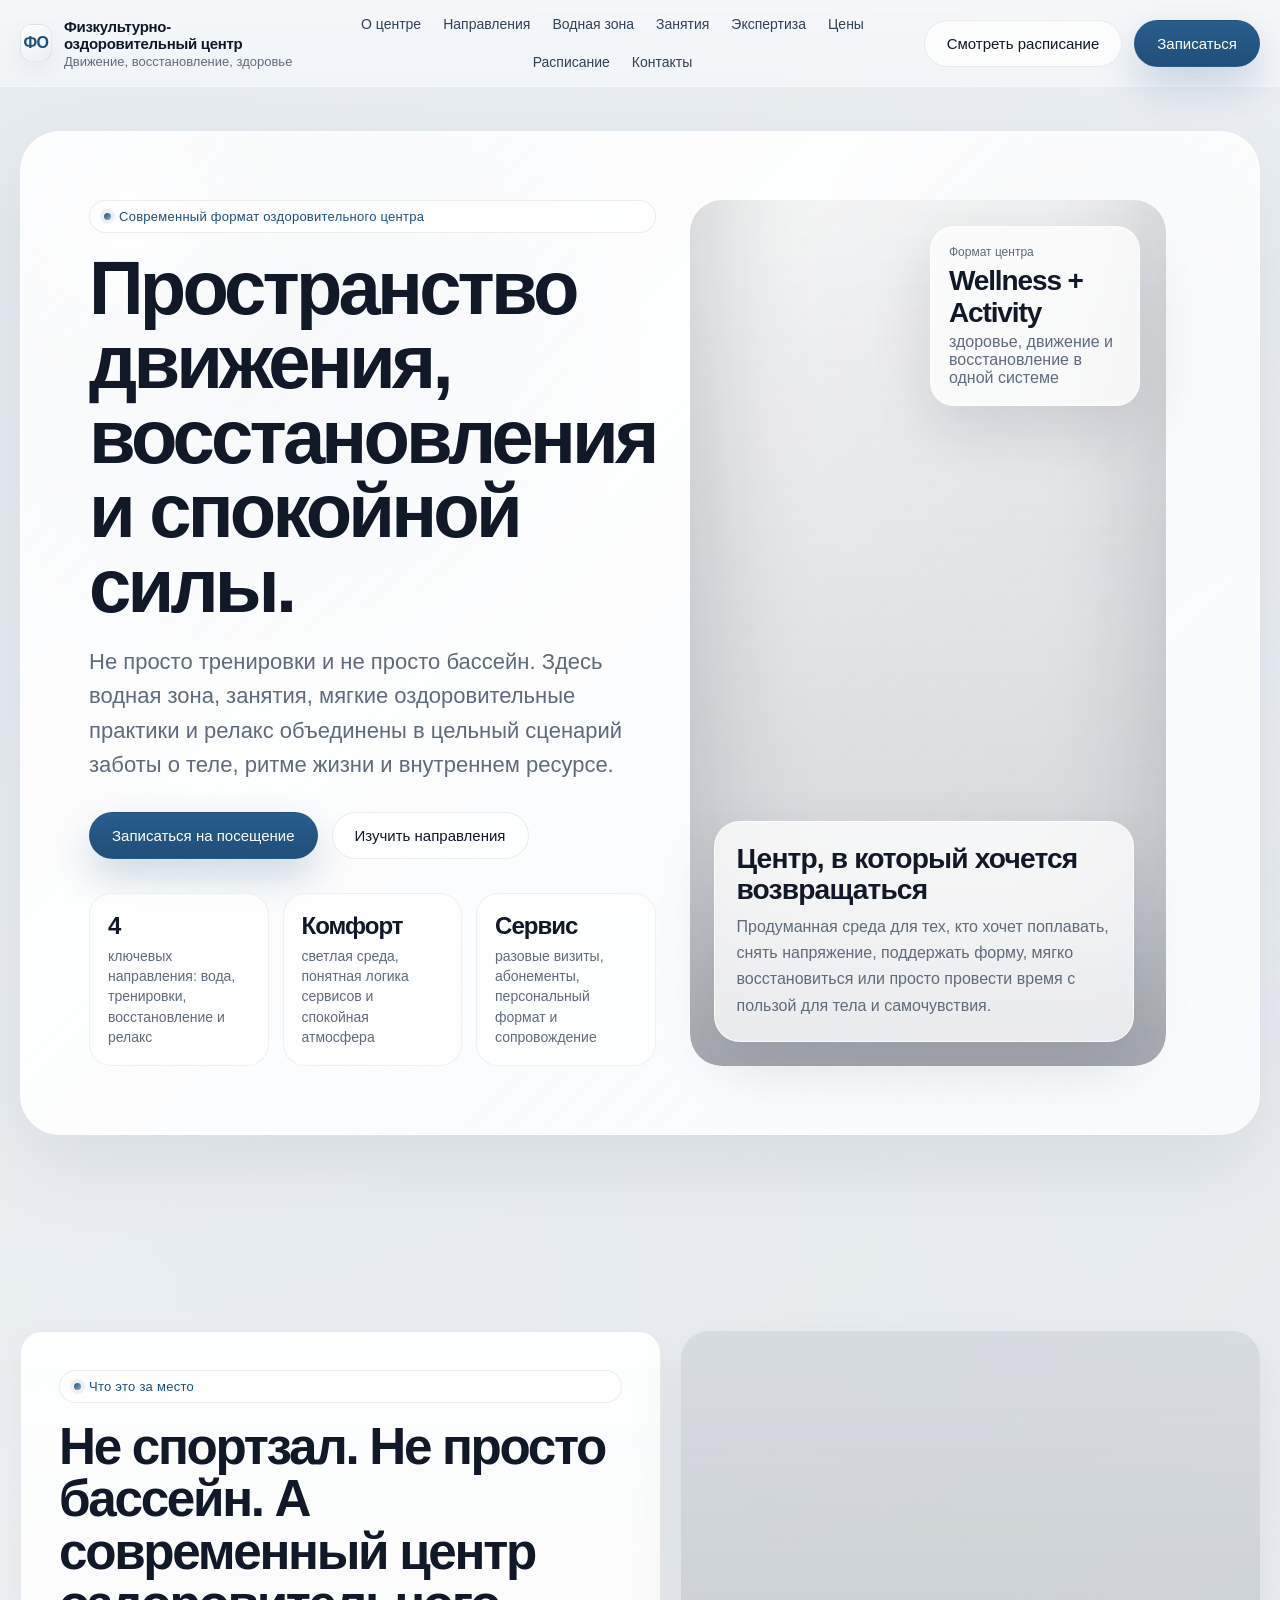
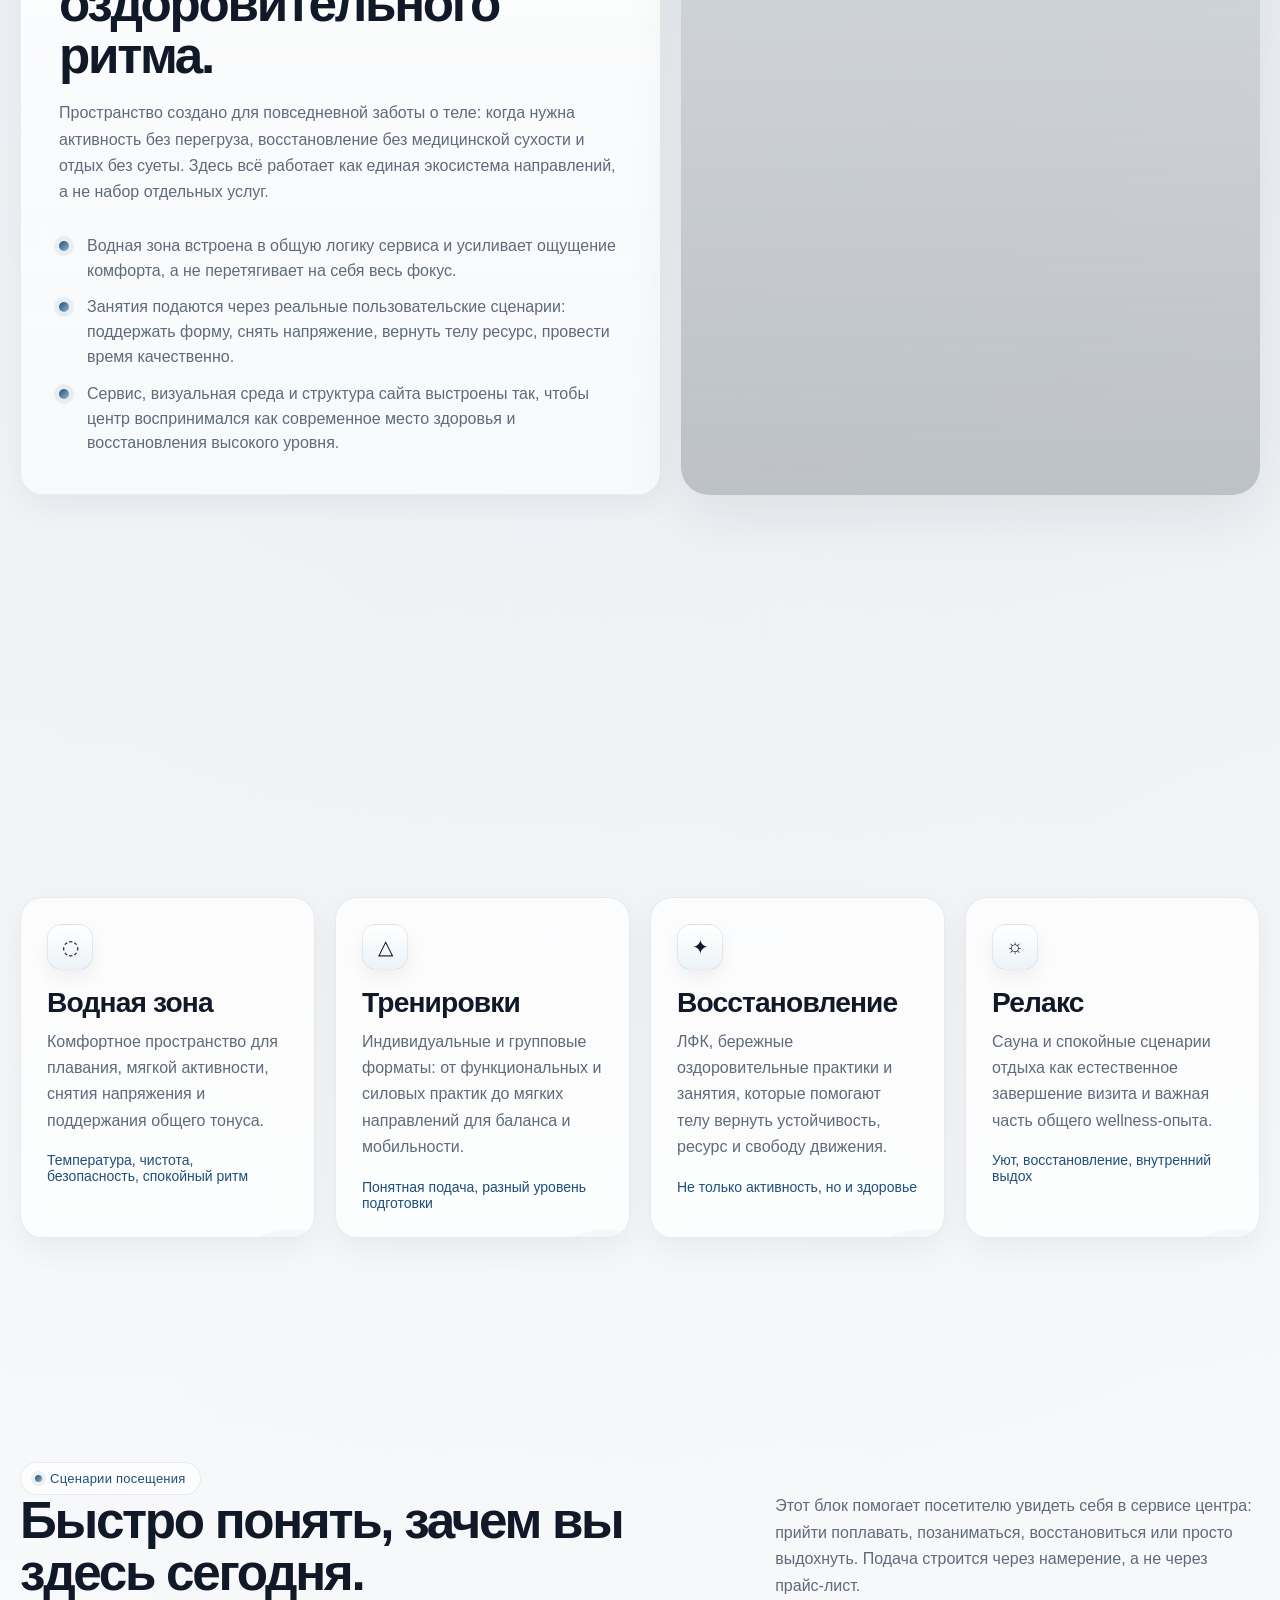
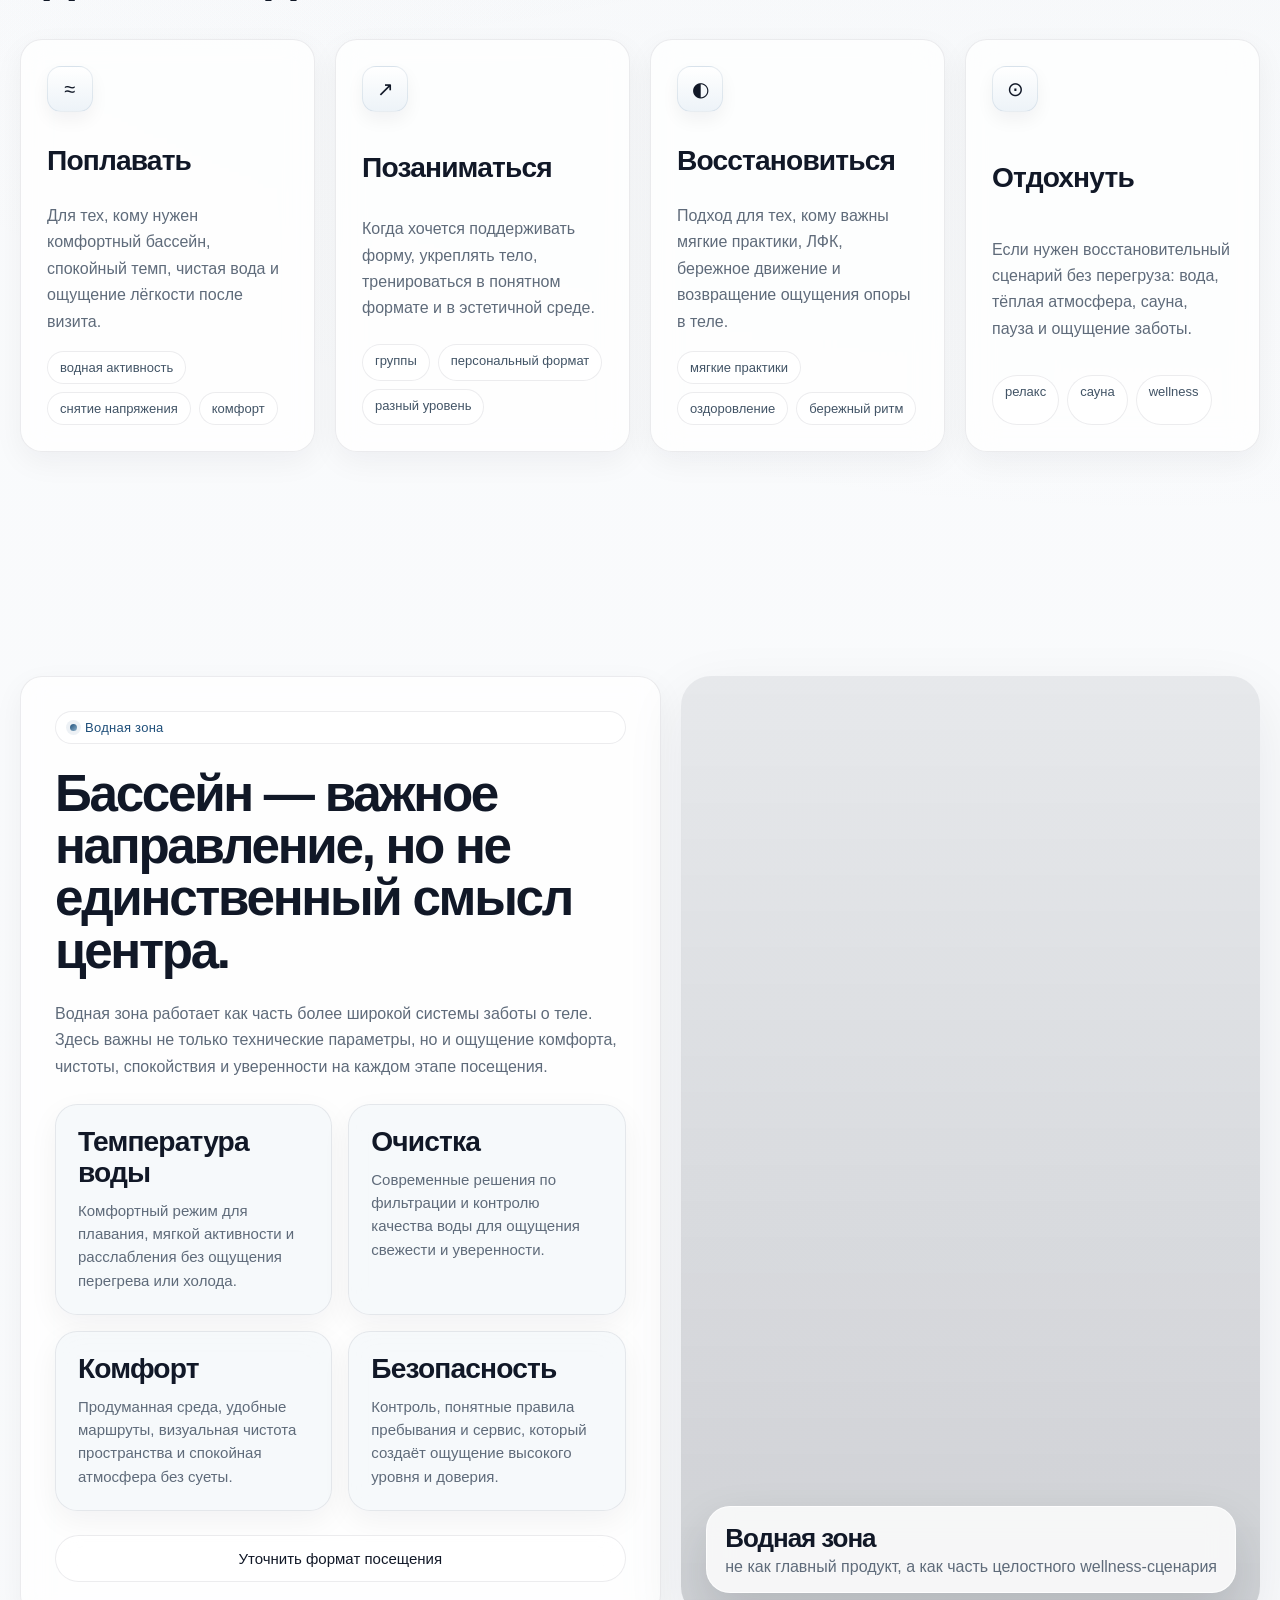
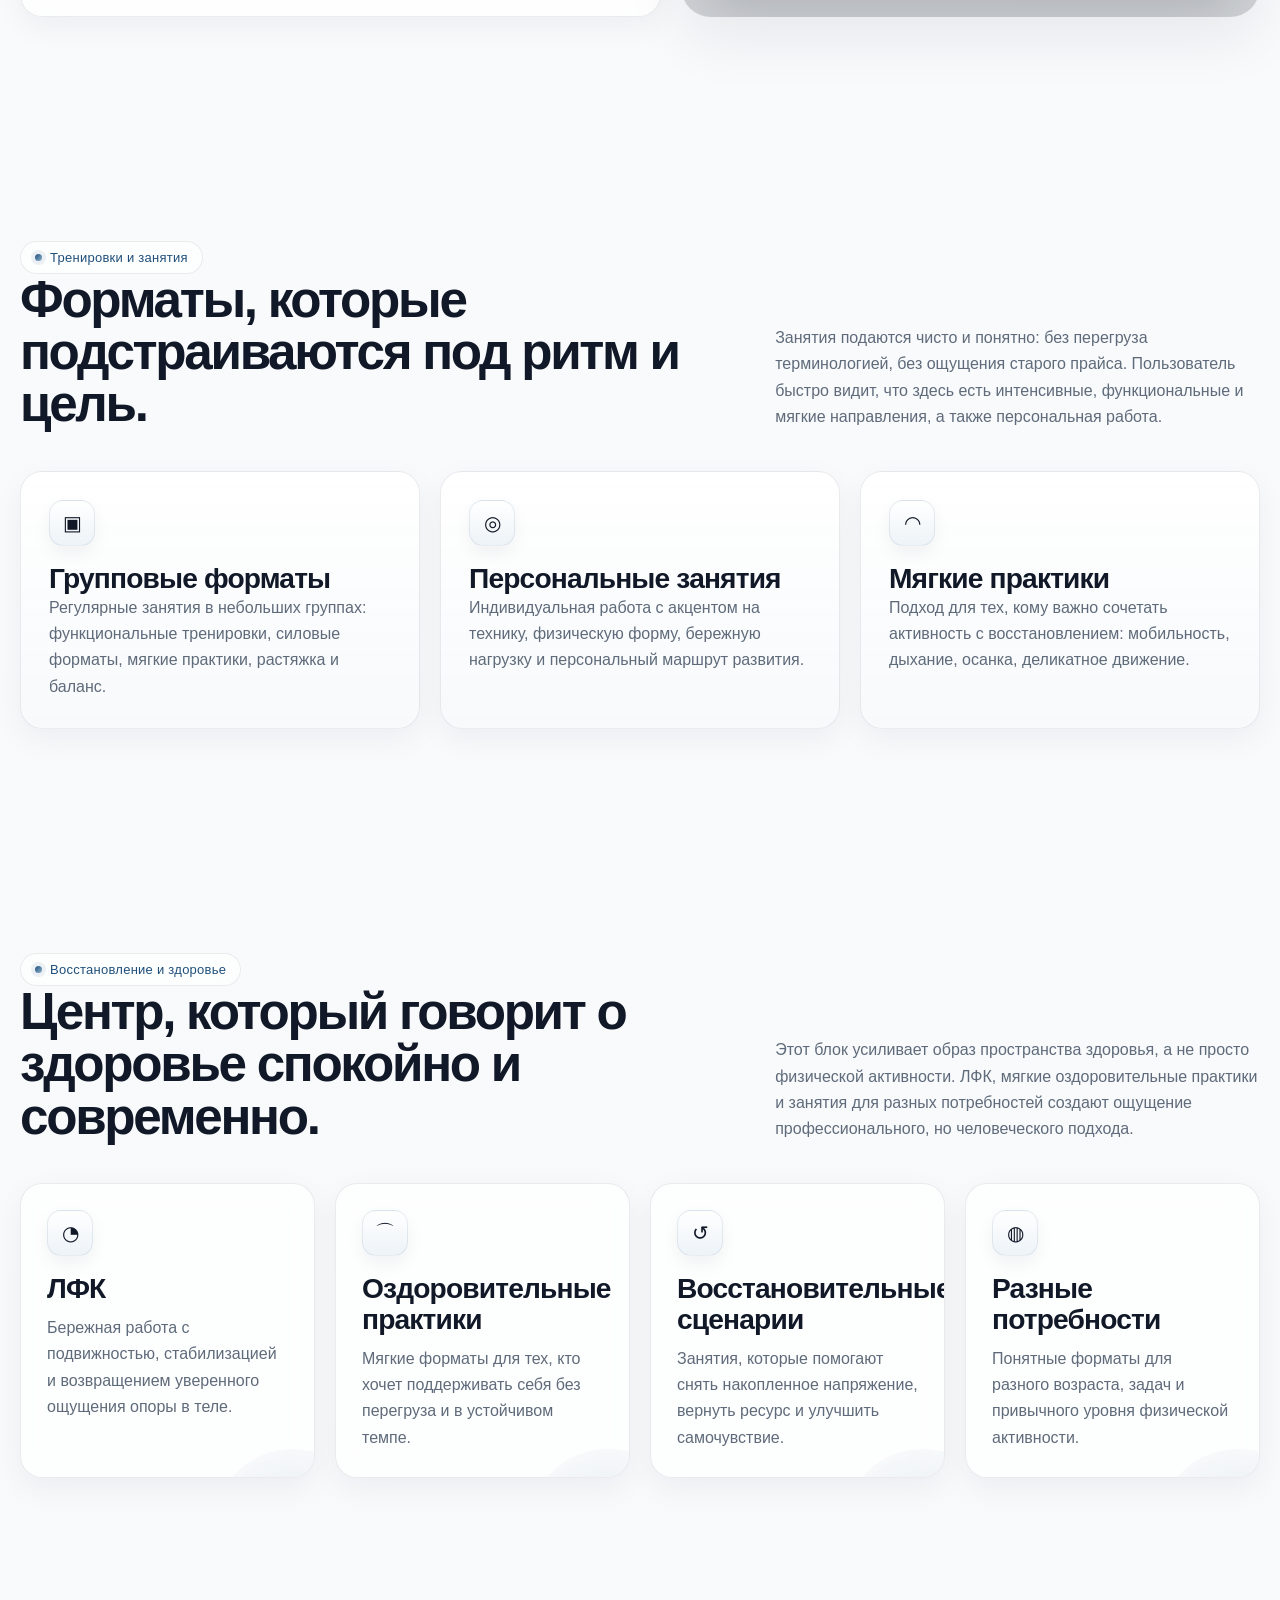
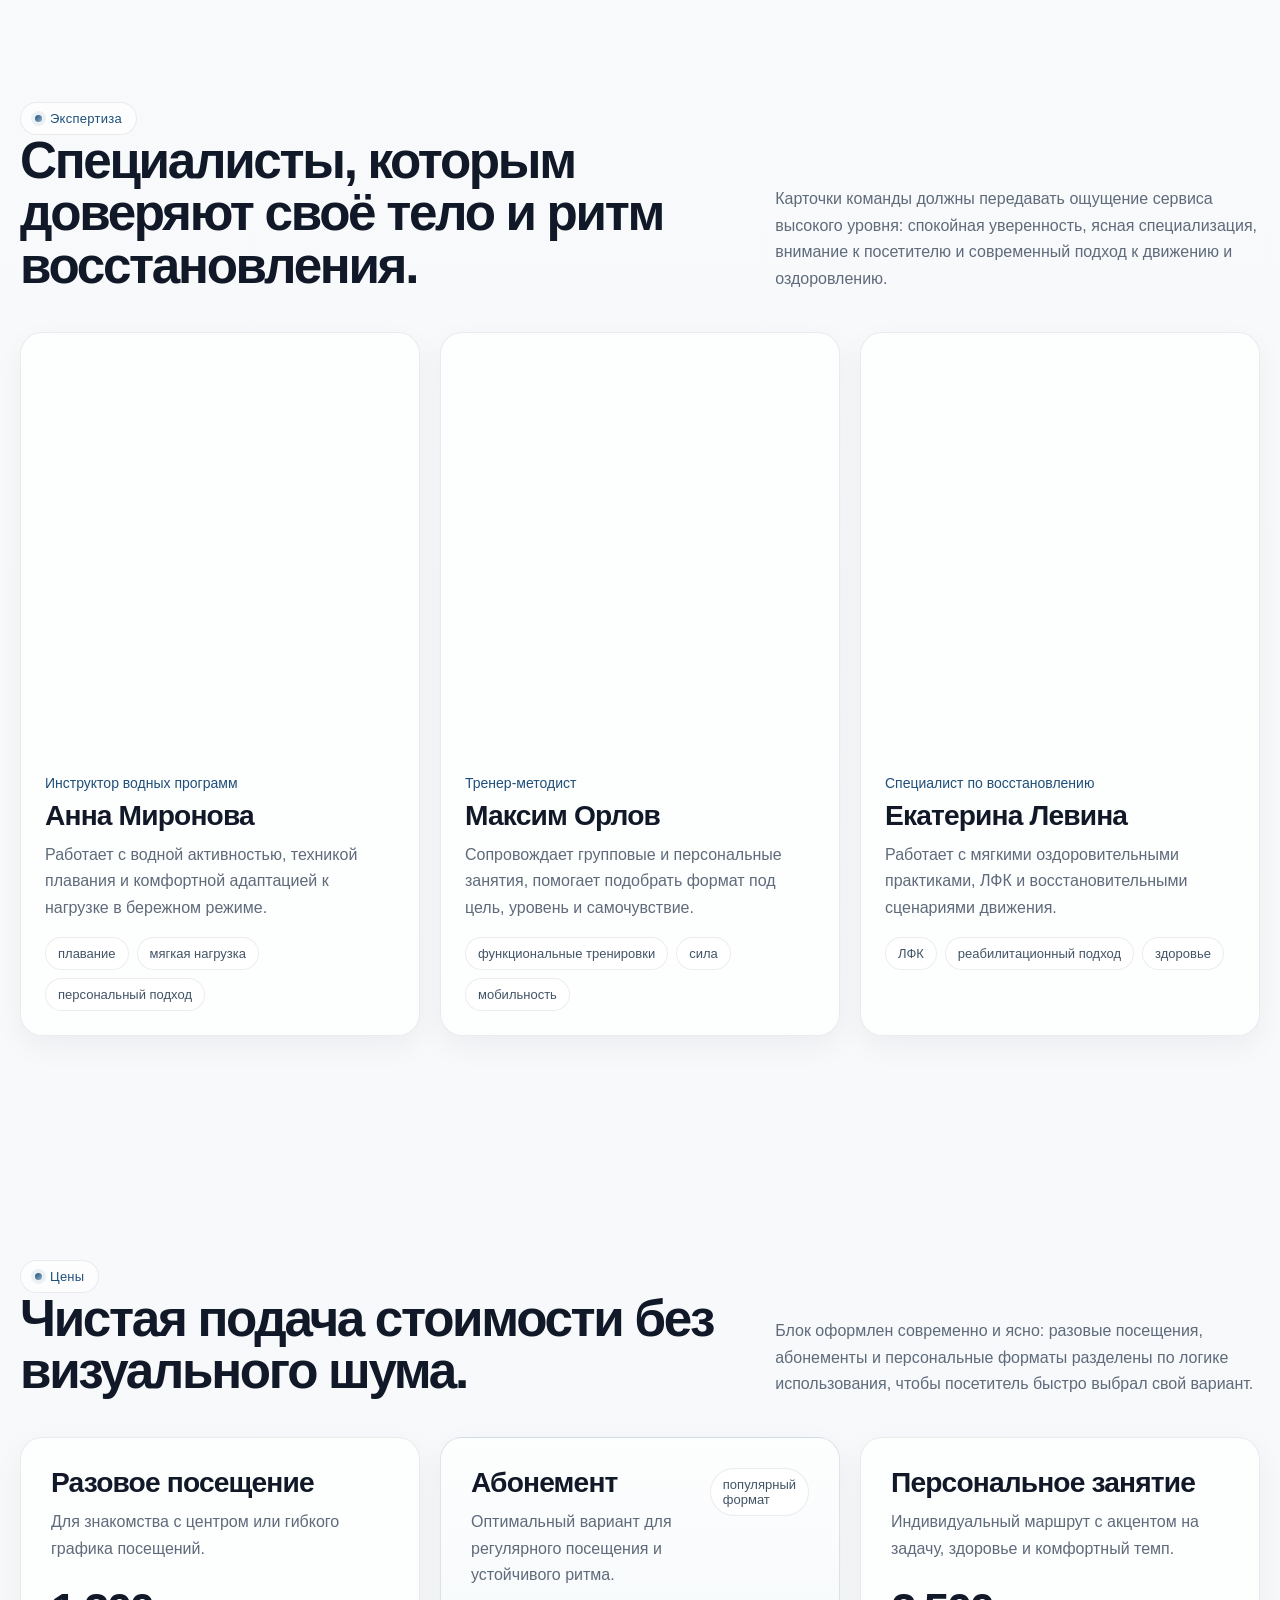
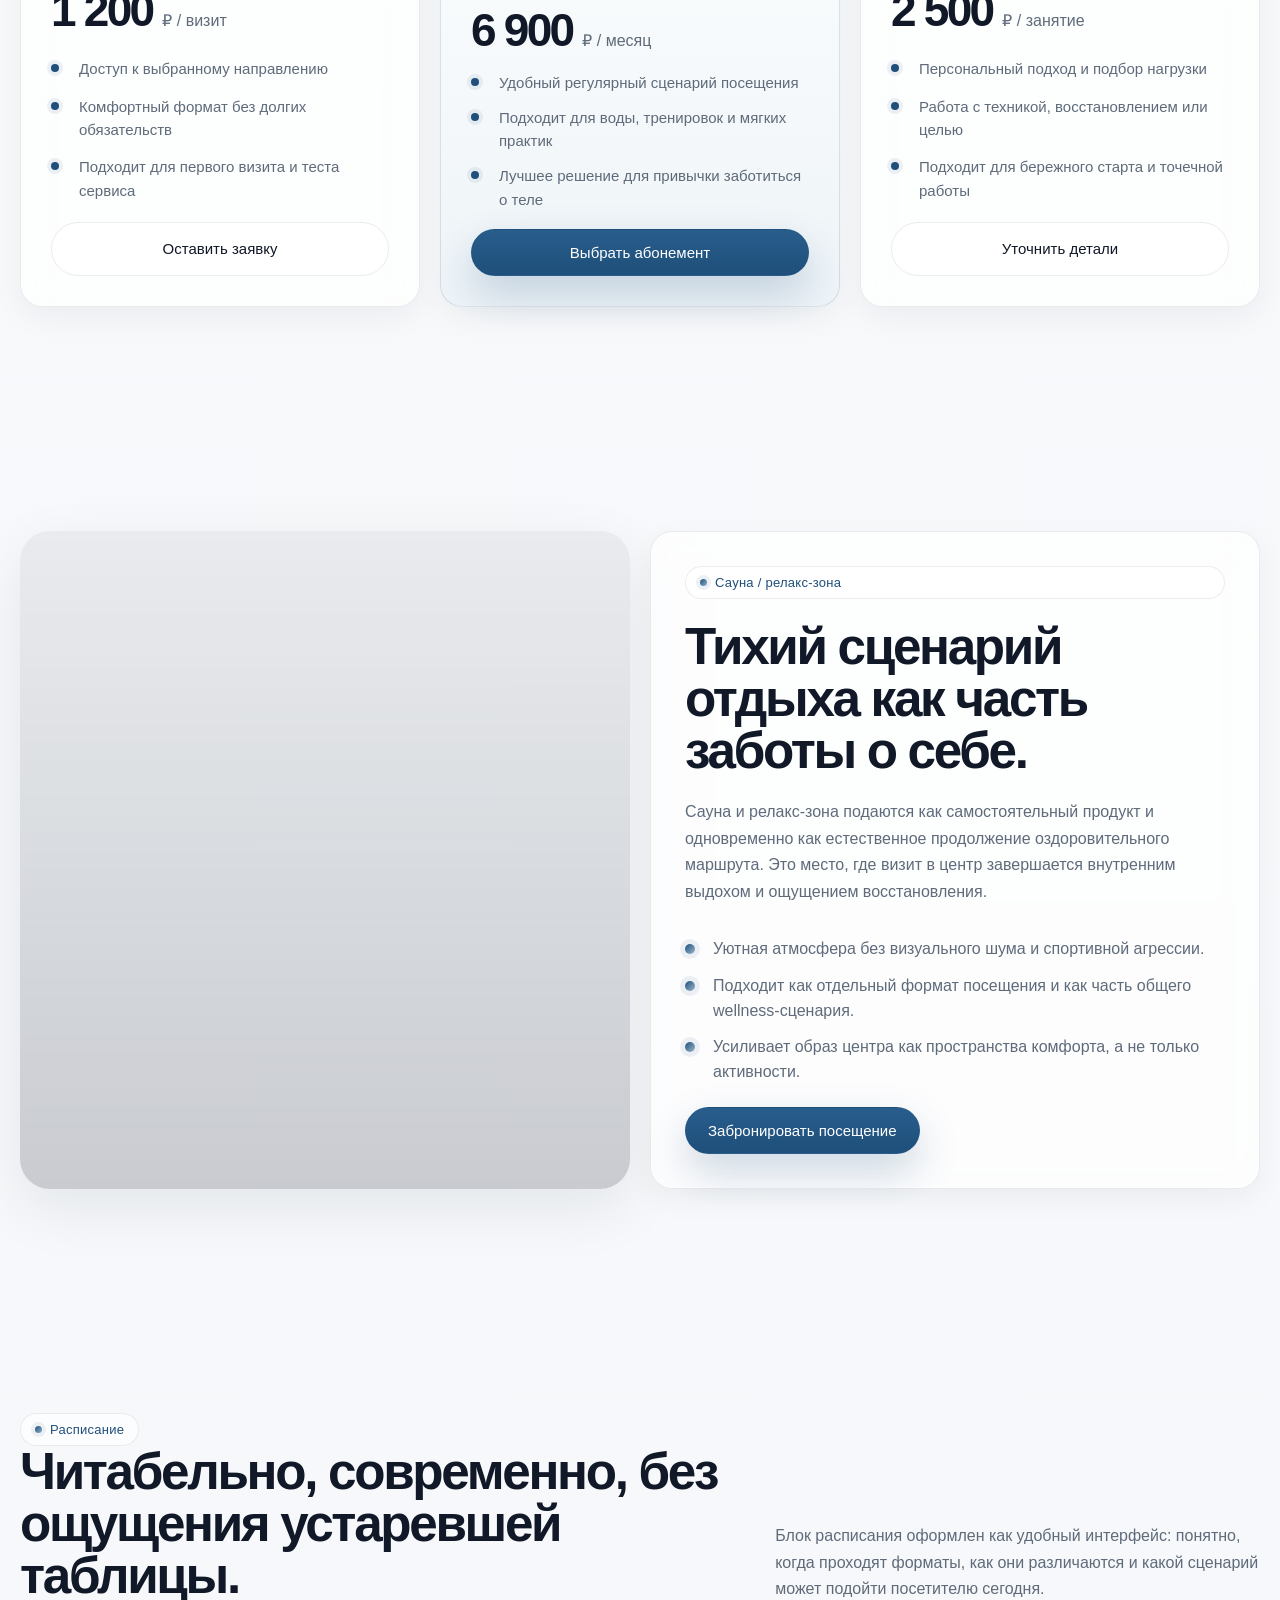
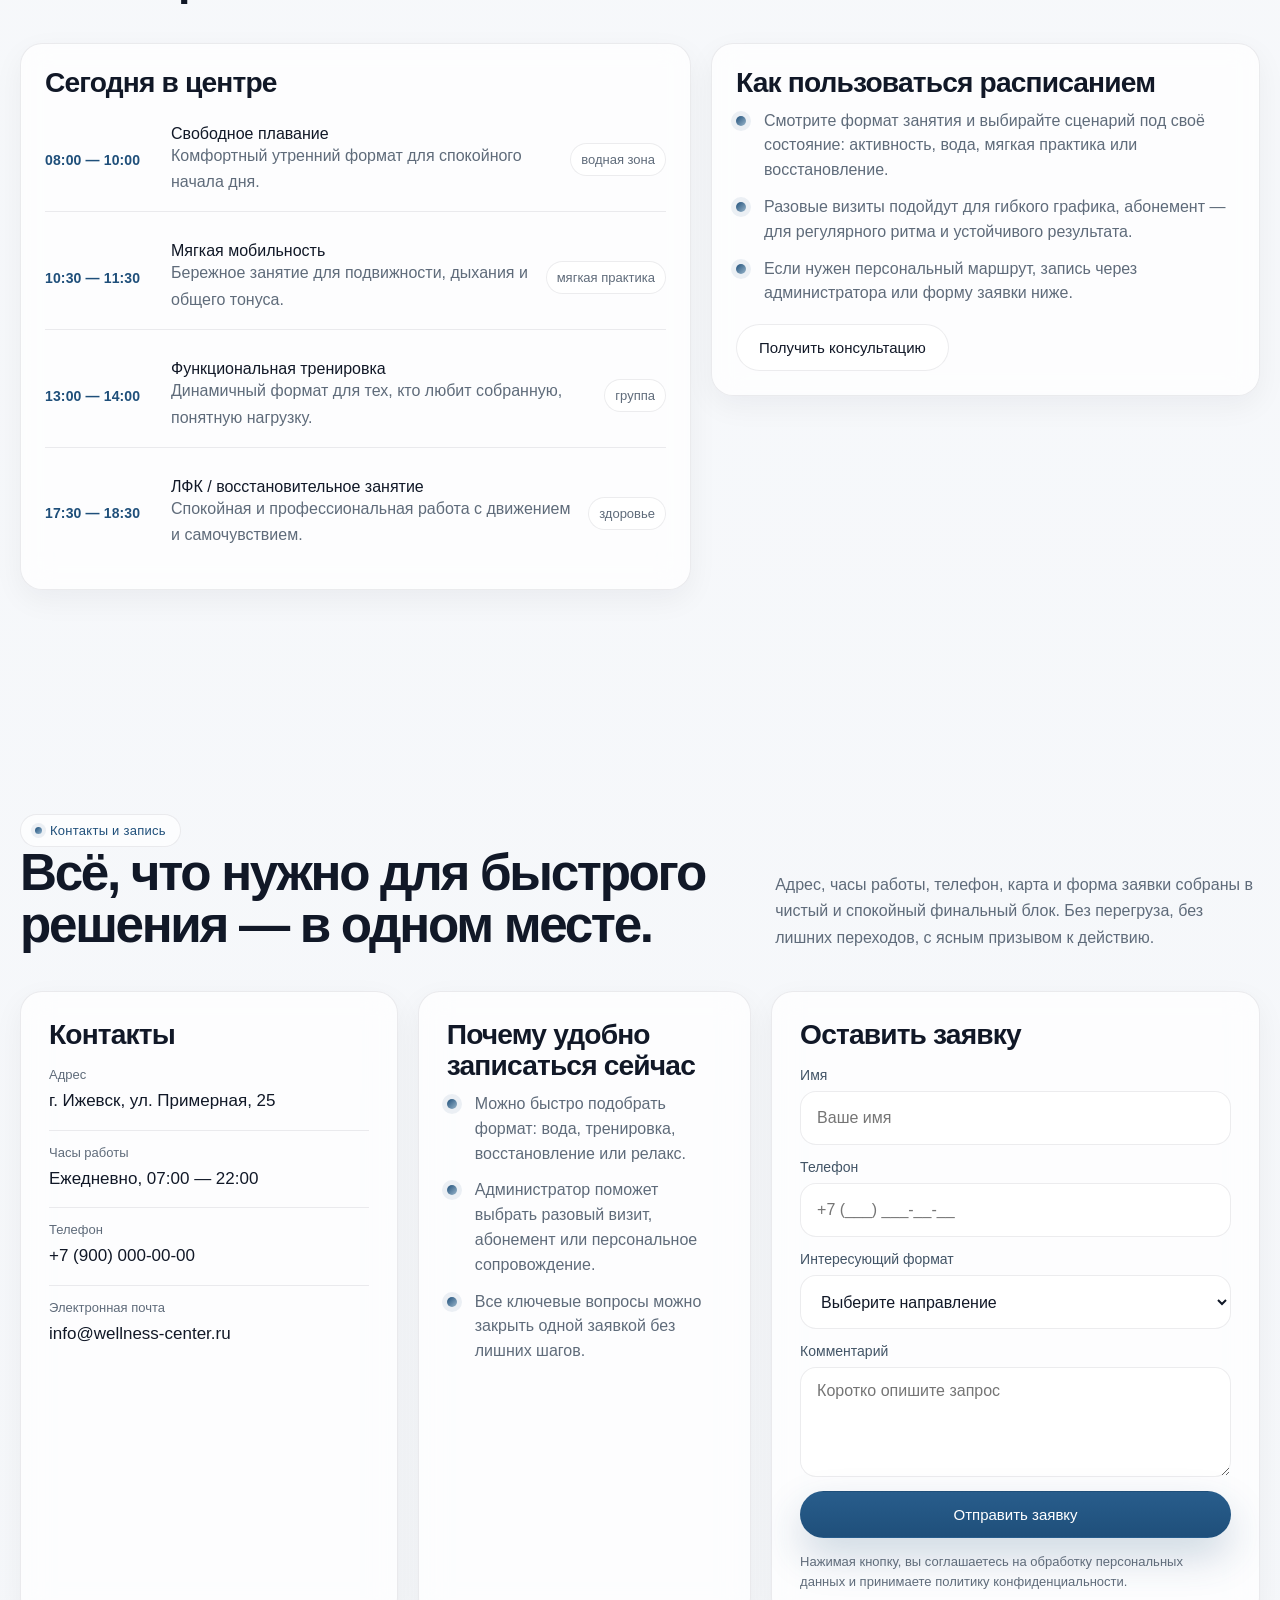
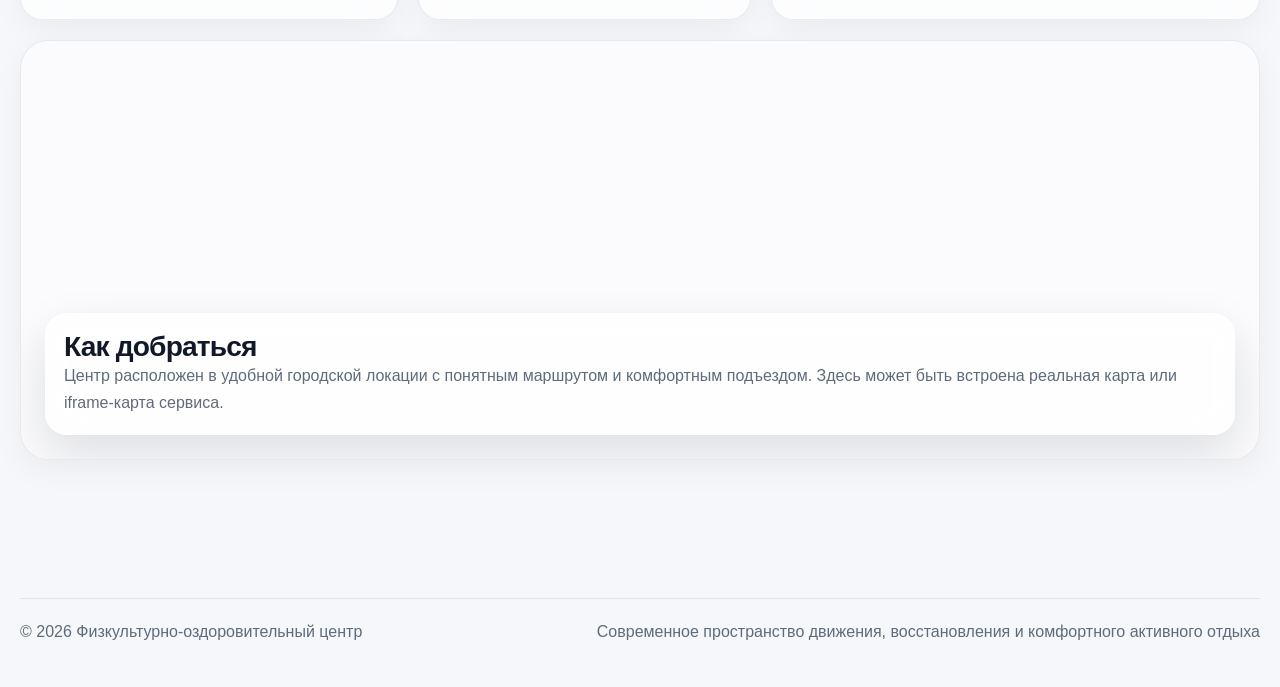
<file: obsolete/fok_landing_apple_style.html>
<!DOCTYPE html>
<html lang="ru">
<head>
  <meta charset="UTF-8" />
  <meta name="viewport" content="width=device-width, initial-scale=1.0" />
  <title>Физкультурно-оздоровительный центр — движение, восстановление, здоровье</title>
  <meta name="description" content="Современный физкультурно-оздоровительный центр: водная зона, тренировки, восстановление, релакс, персональный сервис и комфортная атмосфера." />
  <style>
    :root {
      --bg: #f7f8fa;
      --surface: rgba(255, 255, 255, 0.82);
      --surface-solid: #ffffff;
      --surface-soft: #f2f4f7;
      --text: #111827;
      --muted: #5f6b7a;
      --line: rgba(17, 24, 39, 0.08);
      --line-strong: rgba(17, 24, 39, 0.12);
      --accent: #1f4f7a;
      --accent-soft: #eef4f8;
      --accent-2: #74889b;
      --success: #2e6a54;
      --shadow-sm: 0 10px 30px rgba(17, 24, 39, 0.05);
      --shadow-md: 0 20px 60px rgba(17, 24, 39, 0.08);
      --radius-sm: 14px;
      --radius-md: 22px;
      --radius-lg: 32px;
      --container: 1240px;
      --transition: 240ms cubic-bezier(.2,.8,.2,1);
    }

    * { box-sizing: border-box; }
    html { scroll-behavior: smooth; }
    body {
      margin: 0;
      font-family: Inter, -apple-system, BlinkMacSystemFont, "Segoe UI", Roboto, Helvetica, Arial, sans-serif;
      background:
        radial-gradient(circle at top left, rgba(31,79,122,.08), transparent 28%),
        radial-gradient(circle at 90% 10%, rgba(116,136,155,.08), transparent 24%),
        linear-gradient(180deg, #fbfcfd 0%, #f5f7fa 100%);
      color: var(--text);
      -webkit-font-smoothing: antialiased;
      text-rendering: optimizeLegibility;
      overflow-x: hidden;
    }

    img { max-width: 100%; display: block; }
    a { color: inherit; text-decoration: none; }
    button, input, textarea, select { font: inherit; }

    .container {
      width: min(calc(100% - 40px), var(--container));
      margin: 0 auto;
    }

    .section {
      padding: 112px 0;
      position: relative;
    }

    .section-head {
      display: grid;
      grid-template-columns: 1.2fr .8fr;
      gap: 28px;
      align-items: end;
      margin-bottom: 40px;
    }

    .eyebrow {
      display: inline-flex;
      align-items: center;
      gap: 8px;
      padding: 8px 14px;
      border-radius: 999px;
      background: rgba(255,255,255,.7);
      border: 1px solid var(--line);
      color: var(--accent);
      font-size: 13px;
      letter-spacing: .02em;
      backdrop-filter: blur(10px);
    }

    .eyebrow::before {
      content: "";
      width: 7px;
      height: 7px;
      border-radius: 50%;
      background: linear-gradient(135deg, var(--accent), #8cb0ca);
      box-shadow: 0 0 0 4px rgba(31,79,122,.08);
    }

    h1, h2, h3, h4, p { margin: 0; }

    h1 {
      font-size: clamp(40px, 6vw, 76px);
      line-height: .98;
      letter-spacing: -0.05em;
      font-weight: 700;
    }

    h2 {
      font-size: clamp(30px, 4vw, 52px);
      line-height: 1.02;
      letter-spacing: -0.045em;
      font-weight: 650;
    }

    h3 {
      font-size: clamp(22px, 2.2vw, 30px);
      line-height: 1.1;
      letter-spacing: -0.03em;
      font-weight: 600;
    }

    p.lead {
      font-size: clamp(17px, 1.8vw, 22px);
      line-height: 1.55;
      color: var(--muted);
      max-width: 740px;
    }

    p.copy {
      color: var(--muted);
      line-height: 1.65;
      font-size: 16px;
    }

    .muted { color: var(--muted); }

    .site-header {
      position: sticky;
      top: 0;
      z-index: 1000;
      padding: 16px 0;
      backdrop-filter: saturate(180%) blur(20px);
      background: linear-gradient(180deg, rgba(247,248,250,.88), rgba(247,248,250,.66));
      border-bottom: 1px solid transparent;
      transition: border-color var(--transition), background var(--transition), padding var(--transition);
    }

    .site-header.scrolled {
      border-color: var(--line);
      padding: 12px 0;
      background: linear-gradient(180deg, rgba(250,251,252,.92), rgba(250,251,252,.78));
    }

    .nav-wrap {
      display: flex;
      align-items: center;
      justify-content: space-between;
      gap: 24px;
    }

    .brand {
      display: flex;
      align-items: center;
      gap: 12px;
      min-width: 0;
    }

    .brand-mark {
      width: 38px;
      height: 38px;
      border-radius: 12px;
      background: linear-gradient(145deg, #fefefe, #e9eef4);
      border: 1px solid rgba(31,79,122,.10);
      box-shadow: inset 0 1px 0 rgba(255,255,255,.8), 0 10px 24px rgba(17,24,39,.06);
      display: grid;
      place-items: center;
      color: var(--accent);
      font-weight: 700;
      letter-spacing: -0.03em;
    }

    .brand-text strong {
      display: block;
      font-size: 15px;
      letter-spacing: -0.02em;
    }

    .brand-text span {
      display: block;
      color: var(--muted);
      font-size: 13px;
      margin-top: 2px;
    }

    .nav {
      display: flex;
      align-items: center;
      gap: 22px;
      flex-wrap: wrap;
      justify-content: center;
    }

    .nav a {
      color: #334155;
      font-size: 14px;
      transition: color var(--transition), transform var(--transition);
    }

    .nav a:hover { color: var(--accent); }

    .header-actions {
      display: flex;
      align-items: center;
      gap: 12px;
    }

    .btn {
      display: inline-flex;
      align-items: center;
      justify-content: center;
      gap: 10px;
      border-radius: 999px;
      padding: 14px 22px;
      font-size: 15px;
      font-weight: 500;
      border: 1px solid transparent;
      cursor: pointer;
      transition: transform var(--transition), box-shadow var(--transition), background var(--transition), border-color var(--transition), color var(--transition);
      white-space: nowrap;
    }

    .btn:hover {
      transform: translateY(-1px);
    }

    .btn-primary {
      background: linear-gradient(180deg, #285d8c 0%, #1f4f7a 100%);
      color: #fff;
      box-shadow: 0 18px 40px rgba(31,79,122,.22);
    }

    .btn-primary:hover {
      box-shadow: 0 22px 44px rgba(31,79,122,.28);
    }

    .btn-secondary {
      background: rgba(255,255,255,.7);
      color: var(--text);
      border-color: var(--line);
      backdrop-filter: blur(12px);
    }

    .btn-secondary:hover {
      background: #fff;
      border-color: var(--line-strong);
    }

    .menu-toggle {
      display: none;
      width: 46px;
      height: 46px;
      border-radius: 14px;
      border: 1px solid var(--line);
      background: rgba(255,255,255,.75);
      backdrop-filter: blur(10px);
      box-shadow: var(--shadow-sm);
      align-items: center;
      justify-content: center;
      cursor: pointer;
    }

    .menu-toggle span,
    .menu-toggle span::before,
    .menu-toggle span::after {
      content: "";
      display: block;
      width: 18px;
      height: 2px;
      background: var(--text);
      border-radius: 999px;
      position: relative;
      transition: transform var(--transition), opacity var(--transition);
    }

    .menu-toggle span::before { position: absolute; top: -6px; }
    .menu-toggle span::after { position: absolute; top: 6px; }

    .menu-open .menu-toggle span { background: transparent; }
    .menu-open .menu-toggle span::before { top: 0; transform: rotate(45deg); }
    .menu-open .menu-toggle span::after { top: 0; transform: rotate(-45deg); }

    .hero {
      padding: 44px 0 84px;
    }

    .hero-shell {
      position: relative;
      overflow: hidden;
      border-radius: 40px;
      border: 1px solid rgba(255,255,255,.8);
      background:
        linear-gradient(135deg, rgba(255,255,255,.82), rgba(255,255,255,.58)),
        radial-gradient(circle at 20% 20%, rgba(31,79,122,.12), transparent 30%),
        radial-gradient(circle at 85% 20%, rgba(116,136,155,.14), transparent 22%),
        linear-gradient(135deg, #edf2f7 0%, #f8fafc 38%, #eef3f8 100%);
      box-shadow: 0 30px 80px rgba(17,24,39,.08), inset 0 1px 0 rgba(255,255,255,.8);
    }

    .hero-grid {
      display: grid;
      grid-template-columns: 1.05fr .95fr;
      gap: 34px;
      align-items: stretch;
      min-height: 720px;
      padding: 68px;
    }

    .hero-copy {
      display: flex;
      flex-direction: column;
      justify-content: center;
      position: relative;
      z-index: 2;
    }

    .hero-copy .eyebrow { margin-bottom: 18px; }

    .hero-copy p.lead {
      margin-top: 22px;
      max-width: 660px;
    }

    .hero-actions {
      display: flex;
      flex-wrap: wrap;
      gap: 14px;
      margin-top: 30px;
    }

    .hero-metrics {
      display: grid;
      grid-template-columns: repeat(3, 1fr);
      gap: 14px;
      margin-top: 34px;
      max-width: 720px;
    }

    .metric {
      padding: 18px;
      border-radius: 22px;
      background: rgba(255,255,255,.6);
      border: 1px solid rgba(17,24,39,.06);
      backdrop-filter: blur(10px);
    }

    .metric strong {
      display: block;
      font-size: 24px;
      letter-spacing: -0.04em;
      margin-bottom: 6px;
    }

    .metric span {
      color: var(--muted);
      font-size: 14px;
      line-height: 1.45;
      display: block;
    }

    .hero-visual {
      position: relative;
      min-height: 580px;
      display: grid;
      align-items: end;
    }

    .visual-main {
      position: absolute;
      inset: 0;
      border-radius: 32px;
      overflow: hidden;
      background:
        linear-gradient(180deg, rgba(17,24,39,.04), rgba(17,24,39,.18)),
        url('https://images.unsplash.com/photo-1518611012118-696072aa579a?auto=format&fit=crop&w=1400&q=80') center/cover no-repeat;
      box-shadow: inset 0 -100px 120px rgba(17,24,39,.22);
    }

    .floating-card,
    .floating-panel {
      position: relative;
      z-index: 2;
      background: rgba(255,255,255,.75);
      border: 1px solid rgba(255,255,255,.68);
      backdrop-filter: blur(18px);
      box-shadow: 0 24px 60px rgba(17,24,39,.12);
    }

    .floating-card {
      width: min(420px, calc(100% - 24px));
      margin: 0 0 24px 24px;
      border-radius: 26px;
      padding: 22px;
    }

    .floating-card h3 { margin-bottom: 8px; }

    .floating-panel {
      position: absolute;
      top: 26px;
      right: 26px;
      width: 210px;
      border-radius: 24px;
      padding: 18px;
    }

    .floating-panel small {
      display: block;
      color: var(--muted);
      font-size: 12px;
      margin-bottom: 6px;
    }

    .floating-panel strong {
      display: block;
      font-size: 28px;
      letter-spacing: -0.04em;
      margin-bottom: 4px;
    }

    .hero-glow {
      position: absolute;
      width: 420px;
      height: 420px;
      border-radius: 50%;
      background: radial-gradient(circle, rgba(255,255,255,.7) 0%, rgba(255,255,255,0) 70%);
      filter: blur(10px);
      left: -100px;
      top: -120px;
      pointer-events: none;
    }

    .glass-card,
    .soft-card,
    .price-card,
    .expert-card,
    .schedule-card,
    .contact-card,
    .form-card,
    .scenario-card,
    .feature-card,
    .zone-card,
    .direction-card,
    .relax-card {
      border-radius: var(--radius-md);
      border: 1px solid var(--line);
      background: rgba(255,255,255,.72);
      backdrop-filter: blur(14px);
      box-shadow: var(--shadow-sm);
    }

    .glass-card {
      padding: 30px;
    }

    .soft-card {
      background: linear-gradient(180deg, rgba(255,255,255,.9), rgba(247,249,251,.95));
      padding: 28px;
    }

    .intro-grid,
    .directions-grid,
    .scenarios-grid,
    .training-grid,
    .experts-grid,
    .pricing-grid,
    .relax-grid,
    .contact-grid,
    .water-grid {
      display: grid;
      gap: 20px;
    }

    .intro-grid {
      grid-template-columns: 1.05fr .95fr;
      align-items: stretch;
    }

    .intro-visual {
      min-height: 420px;
      border-radius: 28px;
      overflow: hidden;
      background:
        linear-gradient(180deg, rgba(17,24,39,.08), rgba(17,24,39,.22)),
        url('https://images.unsplash.com/photo-1517836357463-d25dfeac3438?auto=format&fit=crop&w=1400&q=80') center/cover no-repeat;
      box-shadow: var(--shadow-md);
    }

    .intro-copy {
      display: grid;
      gap: 18px;
      align-content: center;
      padding: 38px;
    }

    .bullets {
      display: grid;
      gap: 12px;
      margin-top: 10px;
    }

    .bullet {
      display: grid;
      grid-template-columns: 16px 1fr;
      gap: 12px;
      align-items: start;
      color: var(--muted);
      line-height: 1.55;
    }

    .bullet::before {
      content: "";
      width: 10px;
      height: 10px;
      border-radius: 50%;
      background: linear-gradient(135deg, var(--accent), #9ab6cb);
      margin-top: 7px;
      box-shadow: 0 0 0 5px rgba(31,79,122,.08);
    }

    .directions-grid {
      grid-template-columns: repeat(4, 1fr);
    }

    .direction-card {
      padding: 26px;
      transition: transform var(--transition), box-shadow var(--transition), border-color var(--transition);
      position: relative;
      overflow: hidden;
    }

    .direction-card::after {
      content: "";
      position: absolute;
      inset: auto -20% -45% auto;
      width: 160px;
      height: 160px;
      border-radius: 50%;
      background: radial-gradient(circle, rgba(31,79,122,.10), rgba(31,79,122,0));
      pointer-events: none;
    }

    .direction-card:hover {
      transform: translateY(-4px);
      box-shadow: 0 24px 54px rgba(17,24,39,.09);
      border-color: rgba(31,79,122,.14);
    }

    .card-icon {
      width: 46px;
      height: 46px;
      display: grid;
      place-items: center;
      border-radius: 14px;
      background: linear-gradient(180deg, #ffffff, #edf3f8);
      border: 1px solid rgba(31,79,122,.10);
      box-shadow: 0 8px 18px rgba(17,24,39,.05);
      margin-bottom: 18px;
      font-size: 20px;
    }

    .direction-card h3,
    .scenario-card h3,
    .zone-card h3,
    .feature-card h3,
    .expert-card h3,
    .price-card h3,
    .relax-card h3,
    .schedule-card h3,
    .contact-card h3,
    .form-card h3 {
      margin-bottom: 10px;
    }

    .direction-meta {
      margin-top: 18px;
      display: inline-flex;
      align-items: center;
      gap: 8px;
      color: var(--accent);
      font-size: 14px;
    }

    .scenarios-grid {
      grid-template-columns: repeat(4, 1fr);
    }

    .scenario-card {
      padding: 26px;
      display: grid;
      gap: 16px;
      transition: transform var(--transition), box-shadow var(--transition);
    }

    .scenario-card:hover {
      transform: translateY(-4px);
      box-shadow: 0 24px 50px rgba(17,24,39,.09);
    }

    .scenario-tags {
      display: flex;
      flex-wrap: wrap;
      gap: 8px;
    }

    .tag {
      padding: 8px 12px;
      border-radius: 999px;
      background: #fff;
      border: 1px solid var(--line);
      color: #425466;
      font-size: 13px;
    }

    .water-grid {
      grid-template-columns: 1.05fr .95fr;
      align-items: stretch;
    }

    .zone-card {
      padding: 34px;
      display: grid;
      gap: 24px;
      min-height: 100%;
    }

    .zone-visual {
      min-height: 460px;
      border-radius: 30px;
      overflow: hidden;
      background:
        linear-gradient(180deg, rgba(17,24,39,.08), rgba(17,24,39,.18)),
        url('https://images.unsplash.com/photo-1571902943202-507ec2618e8f?auto=format&fit=crop&w=1400&q=80') center/cover no-repeat;
      box-shadow: var(--shadow-md);
      position: relative;
    }

    .zone-badge {
      position: absolute;
      right: 24px;
      bottom: 24px;
      background: rgba(255,255,255,.8);
      border: 1px solid rgba(255,255,255,.7);
      backdrop-filter: blur(14px);
      border-radius: 24px;
      padding: 16px 18px;
      min-width: 220px;
      box-shadow: 0 22px 48px rgba(17,24,39,.15);
    }

    .zone-badge strong {
      display: block;
      font-size: 26px;
      letter-spacing: -0.04em;
      margin-bottom: 4px;
    }

    .feature-grid {
      display: grid;
      grid-template-columns: repeat(2, 1fr);
      gap: 16px;
    }

    .feature-card {
      padding: 22px;
      background: rgba(245,248,251,.84);
    }

    .feature-card p { color: var(--muted); line-height: 1.55; font-size: 15px; }

    .training-grid {
      grid-template-columns: repeat(3, 1fr);
    }

    .experts-grid {
      grid-template-columns: repeat(3, 1fr);
    }

    .expert-card {
      overflow: hidden;
      transition: transform var(--transition), box-shadow var(--transition);
    }

    .expert-card:hover {
      transform: translateY(-4px);
      box-shadow: 0 26px 54px rgba(17,24,39,.09);
    }

    .expert-photo {
      aspect-ratio: 4 / 4.2;
      background-size: cover;
      background-position: center;
    }

    .expert-body {
      padding: 24px;
    }

    .expert-role {
      color: var(--accent);
      font-size: 14px;
      margin-bottom: 10px;
      display: block;
    }

    .expert-meta {
      margin-top: 16px;
      display: flex;
      flex-wrap: wrap;
      gap: 8px;
    }

    .price-card {
      padding: 30px;
      display: grid;
      gap: 18px;
      transition: transform var(--transition), box-shadow var(--transition), border-color var(--transition);
    }

    .price-card:hover {
      transform: translateY(-5px);
      box-shadow: 0 28px 60px rgba(17,24,39,.09);
      border-color: rgba(31,79,122,.14);
    }

    .pricing-grid {
      grid-template-columns: repeat(3, 1fr);
      align-items: stretch;
    }

    .price-card.featured {
      background: linear-gradient(180deg, #fdfefe 0%, #eef4f8 100%);
      border-color: rgba(31,79,122,.14);
    }

    .price-top {
      display: flex;
      align-items: start;
      justify-content: space-between;
      gap: 16px;
    }

    .price {
      font-size: clamp(34px, 4vw, 46px);
      letter-spacing: -0.06em;
      line-height: 1;
      font-weight: 650;
    }

    .price small {
      font-size: 16px;
      color: var(--muted);
      font-weight: 500;
      letter-spacing: 0;
    }

    .price-list {
      display: grid;
      gap: 12px;
      color: var(--muted);
      font-size: 15px;
      line-height: 1.55;
    }

    .price-list div {
      display: grid;
      grid-template-columns: 16px 1fr;
      gap: 12px;
    }

    .price-list div::before {
      content: "";
      width: 8px;
      height: 8px;
      border-radius: 50%;
      background: var(--accent);
      margin-top: 7px;
      box-shadow: 0 0 0 4px rgba(31,79,122,.08);
    }

    .relax-grid {
      grid-template-columns: 1fr 1fr;
      align-items: stretch;
    }

    .relax-card {
      padding: 34px;
      display: grid;
      gap: 22px;
    }

    .relax-visual {
      min-height: 460px;
      border-radius: 30px;
      overflow: hidden;
      background:
        linear-gradient(180deg, rgba(17,24,39,.06), rgba(17,24,39,.20)),
        url('https://images.unsplash.com/photo-1519823551278-64ac92734fb1?auto=format&fit=crop&w=1400&q=80') center/cover no-repeat;
      box-shadow: var(--shadow-md);
    }

    .schedule-shell {
      display: grid;
      grid-template-columns: 1.1fr .9fr;
      gap: 20px;
      align-items: start;
    }

    .schedule-card {
      padding: 24px;
    }

    .schedule-list {
      display: grid;
      gap: 14px;
      margin-top: 10px;
    }

    .schedule-item {
      display: grid;
      grid-template-columns: 110px 1fr auto;
      gap: 16px;
      align-items: center;
      padding: 16px 0;
      border-bottom: 1px solid var(--line);
    }

    .schedule-item:last-child { border-bottom: 0; }

    .schedule-time {
      font-size: 14px;
      color: var(--accent);
      font-weight: 600;
      letter-spacing: .01em;
    }

    .schedule-title {
      font-size: 16px;
      font-weight: 500;
    }

    .schedule-format {
      font-size: 13px;
      color: var(--muted);
      padding: 8px 10px;
      border-radius: 999px;
      border: 1px solid var(--line);
      background: #fff;
      white-space: nowrap;
    }

    .contact-grid {
      grid-template-columns: .85fr .75fr 1.1fr;
      align-items: stretch;
    }

    .contact-card,
    .form-card {
      padding: 28px;
    }

    .contact-list {
      display: grid;
      gap: 16px;
      margin-top: 16px;
    }

    .contact-item {
      padding-top: 14px;
      border-top: 1px solid var(--line);
    }

    .contact-item:first-child { border-top: 0; padding-top: 0; }

    .contact-label {
      display: block;
      font-size: 13px;
      color: var(--muted);
      margin-bottom: 6px;
    }

    .contact-value {
      font-size: 17px;
      line-height: 1.5;
    }

    .map-frame {
      min-height: 100%;
      border-radius: 28px;
      overflow: hidden;
      border: 1px solid var(--line);
      box-shadow: var(--shadow-sm);
      background:
        linear-gradient(180deg, rgba(255,255,255,.55), rgba(255,255,255,.55)),
        url('https://images.unsplash.com/photo-1524661135-423995f22d0b?auto=format&fit=crop&w=1400&q=80') center/cover no-repeat;
      position: relative;
      min-height: 420px;
    }

    .map-overlay {
      position: absolute;
      left: 24px;
      right: 24px;
      bottom: 24px;
      background: rgba(255,255,255,.78);
      border: 1px solid rgba(255,255,255,.72);
      backdrop-filter: blur(16px);
      border-radius: 22px;
      padding: 18px;
      box-shadow: 0 20px 48px rgba(17,24,39,.12);
    }

    .form {
      display: grid;
      gap: 14px;
      margin-top: 16px;
    }

    .field {
      display: grid;
      gap: 8px;
    }

    .field label {
      font-size: 14px;
      color: #425466;
    }

    .field input,
    .field textarea,
    .field select {
      width: 100%;
      border-radius: 16px;
      border: 1px solid var(--line);
      padding: 14px 16px;
      background: rgba(255,255,255,.86);
      color: var(--text);
      outline: none;
      transition: border-color var(--transition), box-shadow var(--transition), background var(--transition);
      resize: vertical;
      min-height: 54px;
    }

    .field textarea { min-height: 110px; }

    .field input:focus,
    .field textarea:focus,
    .field select:focus {
      border-color: rgba(31,79,122,.28);
      box-shadow: 0 0 0 4px rgba(31,79,122,.08);
      background: #fff;
    }

    .form-note {
      font-size: 13px;
      color: var(--muted);
      line-height: 1.5;
    }

    footer {
      padding: 26px 0 46px;
      color: var(--muted);
    }

    .footer-inner {
      display: flex;
      justify-content: space-between;
      gap: 20px;
      align-items: center;
      padding-top: 24px;
      border-top: 1px solid var(--line);
      flex-wrap: wrap;
    }

    [data-reveal] {
      opacity: 0;
      transform: translateY(24px);
      transition: opacity 700ms cubic-bezier(.2,.8,.2,1), transform 700ms cubic-bezier(.2,.8,.2,1);
    }

    [data-reveal].revealed {
      opacity: 1;
      transform: translateY(0);
    }

    @media (max-width: 1180px) {
      .hero-grid,
      .intro-grid,
      .water-grid,
      .relax-grid,
      .schedule-shell,
      .contact-grid,
      .section-head {
        grid-template-columns: 1fr;
      }

      .directions-grid,
      .scenarios-grid,
      .training-grid,
      .experts-grid,
      .pricing-grid {
        grid-template-columns: repeat(2, 1fr);
      }

      .hero-grid {
        min-height: auto;
        padding: 42px;
      }

      .hero-visual { min-height: 520px; }
    }

    @media (max-width: 900px) {
      .nav,
      .header-actions .btn-secondary {
        display: none;
      }

      .menu-toggle { display: inline-flex; }

      .site-header.menu-open .nav {
        display: grid;
        position: absolute;
        top: calc(100% + 10px);
        left: 20px;
        right: 20px;
        padding: 18px;
        gap: 14px;
        border-radius: 24px;
        background: rgba(255,255,255,.92);
        border: 1px solid var(--line);
        box-shadow: 0 30px 80px rgba(17,24,39,.12);
        backdrop-filter: blur(20px);
      }

      .site-header.menu-open .nav a {
        padding: 6px 2px;
        font-size: 15px;
      }

      .hero {
        padding-top: 20px;
      }

      .hero-shell {
        border-radius: 30px;
      }

      .hero-grid {
        padding: 28px;
      }

      .hero-metrics,
      .feature-grid {
        grid-template-columns: 1fr;
      }

      .directions-grid,
      .scenarios-grid,
      .training-grid,
      .experts-grid,
      .pricing-grid {
        grid-template-columns: 1fr;
      }

      .schedule-item {
        grid-template-columns: 1fr;
        gap: 8px;
      }
    }

    @media (max-width: 640px) {
      .container {
        width: min(calc(100% - 24px), var(--container));
      }

      .section {
        padding: 76px 0;
      }

      .site-header {
        padding: 12px 0;
      }

      .brand-text span { display: none; }

      .header-actions .btn-primary {
        display: none;
      }

      .hero-grid {
        padding: 20px;
        gap: 22px;
      }

      .hero-metrics {
        margin-top: 24px;
      }

      .floating-card {
        width: calc(100% - 20px);
        margin: 0 10px 10px;
        padding: 18px;
        border-radius: 22px;
      }

      .floating-panel {
        top: 12px;
        right: 12px;
        width: 170px;
        padding: 14px;
        border-radius: 18px;
      }

      .floating-panel strong { font-size: 22px; }

      .intro-copy,
      .zone-card,
      .relax-card,
      .price-card,
      .soft-card,
      .glass-card,
      .contact-card,
      .form-card,
      .schedule-card {
        padding: 22px;
      }

      .intro-visual,
      .zone-visual,
      .relax-visual,
      .map-frame {
        min-height: 320px;
      }

      .btn {
        width: 100%;
      }

      .hero-actions {
        display: grid;
        grid-template-columns: 1fr;
      }
    }
  </style>
</head>
<body>
  <header class="site-header" id="siteHeader">
    <div class="container nav-wrap">
      <a href="#top" class="brand" aria-label="На главный экран">
        <div class="brand-mark">ФО</div>
        <div class="brand-text">
          <strong>Физкультурно-оздоровительный центр</strong>
          <span>Движение, восстановление, здоровье</span>
        </div>
      </a>

      <nav class="nav" aria-label="Основная навигация">
        <a href="#about">О центре</a>
        <a href="#directions">Направления</a>
        <a href="#water">Водная зона</a>
        <a href="#training">Занятия</a>
        <a href="#experts">Экспертиза</a>
        <a href="#pricing">Цены</a>
        <a href="#schedule">Расписание</a>
        <a href="#contacts">Контакты</a>
      </nav>

      <div class="header-actions">
        <a class="btn btn-secondary" href="#schedule">Смотреть расписание</a>
        <a class="btn btn-primary" href="#contacts">Записаться</a>
        <button class="menu-toggle" id="menuToggle" aria-label="Открыть меню" aria-expanded="false">
          <span></span>
        </button>
      </div>
    </div>
  </header>

  <main id="top">
    <section class="hero">
      <div class="container">
        <div class="hero-shell" data-reveal>
          <div class="hero-glow"></div>
          <div class="hero-grid">
            <div class="hero-copy">
              <span class="eyebrow">Современный формат оздоровительного центра</span>
              <h1>Пространство движения, восстановления и спокойной силы.</h1>
              <p class="lead">
                Не просто тренировки и не просто бассейн. Здесь водная зона, занятия, мягкие оздоровительные практики и релакс объединены в цельный сценарий заботы о теле, ритме жизни и внутреннем ресурсе.
              </p>

              <div class="hero-actions">
                <a class="btn btn-primary" href="#contacts">Записаться на посещение</a>
                <a class="btn btn-secondary" href="#directions">Изучить направления</a>
              </div>

              <div class="hero-metrics">
                <div class="metric">
                  <strong>4</strong>
                  <span>ключевых направления: вода, тренировки, восстановление и релакс</span>
                </div>
                <div class="metric">
                  <strong>Комфорт</strong>
                  <span>светлая среда, понятная логика сервисов и спокойная атмосфера</span>
                </div>
                <div class="metric">
                  <strong>Сервис</strong>
                  <span>разовые визиты, абонементы, персональный формат и сопровождение</span>
                </div>
              </div>
            </div>

            <div class="hero-visual" aria-hidden="true">
              <div class="visual-main"></div>
              <div class="floating-panel">
                <small>Формат центра</small>
                <strong>Wellness + Activity</strong>
                <span class="muted">здоровье, движение и восстановление в одной системе</span>
              </div>
              <div class="floating-card">
                <h3>Центр, в который хочется возвращаться</h3>
                <p class="copy">
                  Продуманная среда для тех, кто хочет поплавать, снять напряжение, поддержать форму, мягко восстановиться или просто провести время с пользой для тела и самочувствия.
                </p>
              </div>
            </div>
          </div>
        </div>
      </div>
    </section>

    <section class="section" id="about">
      <div class="container">
        <div class="intro-grid">
          <div class="soft-card intro-copy" data-reveal>
            <span class="eyebrow">Что это за место</span>
            <h2>Не спортзал. Не просто бассейн. А современный центр оздоровительного ритма.</h2>
            <p class="copy">
              Пространство создано для повседневной заботы о теле: когда нужна активность без перегруза, восстановление без медицинской сухости и отдых без суеты. Здесь всё работает как единая экосистема направлений, а не набор отдельных услуг.
            </p>
            <div class="bullets">
              <div class="bullet">Водная зона встроена в общую логику сервиса и усиливает ощущение комфорта, а не перетягивает на себя весь фокус.</div>
              <div class="bullet">Занятия подаются через реальные пользовательские сценарии: поддержать форму, снять напряжение, вернуть телу ресурс, провести время качественно.</div>
              <div class="bullet">Сервис, визуальная среда и структура сайта выстроены так, чтобы центр воспринимался как современное место здоровья и восстановления высокого уровня.</div>
            </div>
          </div>
          <div class="intro-visual" data-reveal></div>
        </div>
      </div>
    </section>

    <section class="section" id="directions">
      <div class="container">
        <div class="section-head" data-reveal>
          <div>
            <span class="eyebrow">Основные направления</span>
            <h2>Четыре направления, которые работают вместе.</h2>
          </div>
          <p class="copy">
            Вместо хаотичного перечня услуг — логичная система: вода, тренировки, восстановление и релакс. Каждое направление дополняет другое и помогает собрать собственный маршрут посещения.
          </p>
        </div>

        <div class="directions-grid">
          <article class="direction-card" data-reveal>
            <div class="card-icon">◌</div>
            <h3>Водная зона</h3>
            <p class="copy">Комфортное пространство для плавания, мягкой активности, снятия напряжения и поддержания общего тонуса.</p>
            <div class="direction-meta">Температура, чистота, безопасность, спокойный ритм</div>
          </article>
          <article class="direction-card" data-reveal>
            <div class="card-icon">△</div>
            <h3>Тренировки</h3>
            <p class="copy">Индивидуальные и групповые форматы: от функциональных и силовых практик до мягких направлений для баланса и мобильности.</p>
            <div class="direction-meta">Понятная подача, разный уровень подготовки</div>
          </article>
          <article class="direction-card" data-reveal>
            <div class="card-icon">✦</div>
            <h3>Восстановление</h3>
            <p class="copy">ЛФК, бережные оздоровительные практики и занятия, которые помогают телу вернуть устойчивость, ресурс и свободу движения.</p>
            <div class="direction-meta">Не только активность, но и здоровье</div>
          </article>
          <article class="direction-card" data-reveal>
            <div class="card-icon">☼</div>
            <h3>Релакс</h3>
            <p class="copy">Сауна и спокойные сценарии отдыха как естественное завершение визита и важная часть общего wellness-опыта.</p>
            <div class="direction-meta">Уют, восстановление, внутренний выдох</div>
          </article>
        </div>
      </div>
    </section>

    <section class="section" id="scenarios">
      <div class="container">
        <div class="section-head" data-reveal>
          <div>
            <span class="eyebrow">Сценарии посещения</span>
            <h2>Быстро понять, зачем вы здесь сегодня.</h2>
          </div>
          <p class="copy">
            Этот блок помогает посетителю увидеть себя в сервисе центра: прийти поплавать, позаниматься, восстановиться или просто выдохнуть. Подача строится через намерение, а не через прайс-лист.
          </p>
        </div>

        <div class="scenarios-grid">
          <article class="scenario-card" data-reveal>
            <div class="card-icon">≈</div>
            <h3>Поплавать</h3>
            <p class="copy">Для тех, кому нужен комфортный бассейн, спокойный темп, чистая вода и ощущение лёгкости после визита.</p>
            <div class="scenario-tags">
              <span class="tag">водная активность</span>
              <span class="tag">снятие напряжения</span>
              <span class="tag">комфорт</span>
            </div>
          </article>
          <article class="scenario-card" data-reveal>
            <div class="card-icon">↗</div>
            <h3>Позаниматься</h3>
            <p class="copy">Когда хочется поддерживать форму, укреплять тело, тренироваться в понятном формате и в эстетичной среде.</p>
            <div class="scenario-tags">
              <span class="tag">группы</span>
              <span class="tag">персональный формат</span>
              <span class="tag">разный уровень</span>
            </div>
          </article>
          <article class="scenario-card" data-reveal>
            <div class="card-icon">◐</div>
            <h3>Восстановиться</h3>
            <p class="copy">Подход для тех, кому важны мягкие практики, ЛФК, бережное движение и возвращение ощущения опоры в теле.</p>
            <div class="scenario-tags">
              <span class="tag">мягкие практики</span>
              <span class="tag">оздоровление</span>
              <span class="tag">бережный ритм</span>
            </div>
          </article>
          <article class="scenario-card" data-reveal>
            <div class="card-icon">⊙</div>
            <h3>Отдохнуть</h3>
            <p class="copy">Если нужен восстановительный сценарий без перегруза: вода, тёплая атмосфера, сауна, пауза и ощущение заботы.</p>
            <div class="scenario-tags">
              <span class="tag">релакс</span>
              <span class="tag">сауна</span>
              <span class="tag">wellness</span>
            </div>
          </article>
        </div>
      </div>
    </section>

    <section class="section" id="water">
      <div class="container">
        <div class="water-grid">
          <div class="zone-card" data-reveal>
            <span class="eyebrow">Водная зона</span>
            <h2>Бассейн — важное направление, но не единственный смысл центра.</h2>
            <p class="copy">
              Водная зона работает как часть более широкой системы заботы о теле. Здесь важны не только технические параметры, но и ощущение комфорта, чистоты, спокойствия и уверенности на каждом этапе посещения.
            </p>
            <div class="feature-grid">
              <div class="feature-card">
                <h3>Температура воды</h3>
                <p>Комфортный режим для плавания, мягкой активности и расслабления без ощущения перегрева или холода.</p>
              </div>
              <div class="feature-card">
                <h3>Очистка</h3>
                <p>Современные решения по фильтрации и контролю качества воды для ощущения свежести и уверенности.</p>
              </div>
              <div class="feature-card">
                <h3>Комфорт</h3>
                <p>Продуманная среда, удобные маршруты, визуальная чистота пространства и спокойная атмосфера без суеты.</p>
              </div>
              <div class="feature-card">
                <h3>Безопасность</h3>
                <p>Контроль, понятные правила пребывания и сервис, который создаёт ощущение высокого уровня и доверия.</p>
              </div>
            </div>
            <a class="btn btn-secondary" href="#contacts">Уточнить формат посещения</a>
          </div>

          <div class="zone-visual" data-reveal>
            <div class="zone-badge">
              <strong>Водная зона</strong>
              <span class="muted">не как главный продукт, а как часть целостного wellness-сценария</span>
            </div>
          </div>
        </div>
      </div>
    </section>

    <section class="section" id="training">
      <div class="container">
        <div class="section-head" data-reveal>
          <div>
            <span class="eyebrow">Тренировки и занятия</span>
            <h2>Форматы, которые подстраиваются под ритм и цель.</h2>
          </div>
          <p class="copy">
            Занятия подаются чисто и понятно: без перегруза терминологией, без ощущения старого прайса. Пользователь быстро видит, что здесь есть интенсивные, функциональные и мягкие направления, а также персональная работа.
          </p>
        </div>

        <div class="training-grid">
          <article class="soft-card" data-reveal>
            <div class="card-icon">▣</div>
            <h3>Групповые форматы</h3>
            <p class="copy">Регулярные занятия в небольших группах: функциональные тренировки, силовые форматы, мягкие практики, растяжка и баланс.</p>
          </article>
          <article class="soft-card" data-reveal>
            <div class="card-icon">◎</div>
            <h3>Персональные занятия</h3>
            <p class="copy">Индивидуальная работа с акцентом на технику, физическую форму, бережную нагрузку и персональный маршрут развития.</p>
          </article>
          <article class="soft-card" data-reveal>
            <div class="card-icon">◠</div>
            <h3>Мягкие практики</h3>
            <p class="copy">Подход для тех, кому важно сочетать активность с восстановлением: мобильность, дыхание, осанка, деликатное движение.</p>
          </article>
        </div>
      </div>
    </section>

    <section class="section" id="recovery">
      <div class="container">
        <div class="section-head" data-reveal>
          <div>
            <span class="eyebrow">Восстановление и здоровье</span>
            <h2>Центр, который говорит о здоровье спокойно и современно.</h2>
          </div>
          <p class="copy">
            Этот блок усиливает образ пространства здоровья, а не просто физической активности. ЛФК, мягкие оздоровительные практики и занятия для разных потребностей создают ощущение профессионального, но человеческого подхода.
          </p>
        </div>

        <div class="directions-grid">
          <article class="direction-card" data-reveal>
            <div class="card-icon">◔</div>
            <h3>ЛФК</h3>
            <p class="copy">Бережная работа с подвижностью, стабилизацией и возвращением уверенного ощущения опоры в теле.</p>
          </article>
          <article class="direction-card" data-reveal>
            <div class="card-icon">⌒</div>
            <h3>Оздоровительные практики</h3>
            <p class="copy">Мягкие форматы для тех, кто хочет поддерживать себя без перегруза и в устойчивом темпе.</p>
          </article>
          <article class="direction-card" data-reveal>
            <div class="card-icon">↺</div>
            <h3>Восстановительные сценарии</h3>
            <p class="copy">Занятия, которые помогают снять накопленное напряжение, вернуть ресурс и улучшить самочувствие.</p>
          </article>
          <article class="direction-card" data-reveal>
            <div class="card-icon">◍</div>
            <h3>Разные потребности</h3>
            <p class="copy">Понятные форматы для разного возраста, задач и привычного уровня физической активности.</p>
          </article>
        </div>
      </div>
    </section>

    <section class="section" id="experts">
      <div class="container">
        <div class="section-head" data-reveal>
          <div>
            <span class="eyebrow">Экспертиза</span>
            <h2>Специалисты, которым доверяют своё тело и ритм восстановления.</h2>
          </div>
          <p class="copy">
            Карточки команды должны передавать ощущение сервиса высокого уровня: спокойная уверенность, ясная специализация, внимание к посетителю и современный подход к движению и оздоровлению.
          </p>
        </div>

        <div class="experts-grid">
          <article class="expert-card" data-reveal>
            <div class="expert-photo" style="background-image:url('https://images.unsplash.com/photo-1544717305-2782549b5136?auto=format&fit=crop&w=900&q=80');"></div>
            <div class="expert-body">
              <span class="expert-role">Инструктор водных программ</span>
              <h3>Анна Миронова</h3>
              <p class="copy">Работает с водной активностью, техникой плавания и комфортной адаптацией к нагрузке в бережном режиме.</p>
              <div class="expert-meta">
                <span class="tag">плавание</span>
                <span class="tag">мягкая нагрузка</span>
                <span class="tag">персональный подход</span>
              </div>
            </div>
          </article>

          <article class="expert-card" data-reveal>
            <div class="expert-photo" style="background-image:url('https://images.unsplash.com/photo-1552674605-db6ffd4facb5?auto=format&fit=crop&w=900&q=80');"></div>
            <div class="expert-body">
              <span class="expert-role">Тренер-методист</span>
              <h3>Максим Орлов</h3>
              <p class="copy">Сопровождает групповые и персональные занятия, помогает подобрать формат под цель, уровень и самочувствие.</p>
              <div class="expert-meta">
                <span class="tag">функциональные тренировки</span>
                <span class="tag">сила</span>
                <span class="tag">мобильность</span>
              </div>
            </div>
          </article>

          <article class="expert-card" data-reveal>
            <div class="expert-photo" style="background-image:url('https://images.unsplash.com/photo-1594824804732-ca8db5c4cb80?auto=format&fit=crop&w=900&q=80');"></div>
            <div class="expert-body">
              <span class="expert-role">Специалист по восстановлению</span>
              <h3>Екатерина Левина</h3>
              <p class="copy">Работает с мягкими оздоровительными практиками, ЛФК и восстановительными сценариями движения.</p>
              <div class="expert-meta">
                <span class="tag">ЛФК</span>
                <span class="tag">реабилитационный подход</span>
                <span class="tag">здоровье</span>
              </div>
            </div>
          </article>
        </div>
      </div>
    </section>

    <section class="section" id="pricing">
      <div class="container">
        <div class="section-head" data-reveal>
          <div>
            <span class="eyebrow">Цены</span>
            <h2>Чистая подача стоимости без визуального шума.</h2>
          </div>
          <p class="copy">
            Блок оформлен современно и ясно: разовые посещения, абонементы и персональные форматы разделены по логике использования, чтобы посетитель быстро выбрал свой вариант.
          </p>
        </div>

        <div class="pricing-grid">
          <article class="price-card" data-reveal>
            <div class="price-top">
              <div>
                <h3>Разовое посещение</h3>
                <p class="copy">Для знакомства с центром или гибкого графика посещений.</p>
              </div>
            </div>
            <div class="price">1 200 <small>₽ / визит</small></div>
            <div class="price-list">
              <div>Доступ к выбранному направлению</div>
              <div>Комфортный формат без долгих обязательств</div>
              <div>Подходит для первого визита и теста сервиса</div>
            </div>
            <a class="btn btn-secondary" href="#contacts">Оставить заявку</a>
          </article>

          <article class="price-card featured" data-reveal>
            <div class="price-top">
              <div>
                <h3>Абонемент</h3>
                <p class="copy">Оптимальный вариант для регулярного посещения и устойчивого ритма.</p>
              </div>
              <span class="tag">популярный формат</span>
            </div>
            <div class="price">6 900 <small>₽ / месяц</small></div>
            <div class="price-list">
              <div>Удобный регулярный сценарий посещения</div>
              <div>Подходит для воды, тренировок и мягких практик</div>
              <div>Лучшее решение для привычки заботиться о теле</div>
            </div>
            <a class="btn btn-primary" href="#contacts">Выбрать абонемент</a>
          </article>

          <article class="price-card" data-reveal>
            <div class="price-top">
              <div>
                <h3>Персональное занятие</h3>
                <p class="copy">Индивидуальный маршрут с акцентом на задачу, здоровье и комфортный темп.</p>
              </div>
            </div>
            <div class="price">2 500 <small>₽ / занятие</small></div>
            <div class="price-list">
              <div>Персональный подход и подбор нагрузки</div>
              <div>Работа с техникой, восстановлением или целью</div>
              <div>Подходит для бережного старта и точечной работы</div>
            </div>
            <a class="btn btn-secondary" href="#contacts">Уточнить детали</a>
          </article>
        </div>
      </div>
    </section>

    <section class="section" id="relax">
      <div class="container">
        <div class="relax-grid">
          <div class="relax-visual" data-reveal></div>
          <div class="relax-card" data-reveal>
            <span class="eyebrow">Сауна / релакс-зона</span>
            <h2>Тихий сценарий отдыха как часть заботы о себе.</h2>
            <p class="copy">
              Сауна и релакс-зона подаются как самостоятельный продукт и одновременно как естественное продолжение оздоровительного маршрута. Это место, где визит в центр завершается внутренним выдохом и ощущением восстановления.
            </p>
            <div class="bullets">
              <div class="bullet">Уютная атмосфера без визуального шума и спортивной агрессии.</div>
              <div class="bullet">Подходит как отдельный формат посещения и как часть общего wellness-сценария.</div>
              <div class="bullet">Усиливает образ центра как пространства комфорта, а не только активности.</div>
            </div>
            <div>
              <a class="btn btn-primary" href="#contacts">Забронировать посещение</a>
            </div>
          </div>
        </div>
      </div>
    </section>

    <section class="section" id="schedule">
      <div class="container">
        <div class="section-head" data-reveal>
          <div>
            <span class="eyebrow">Расписание</span>
            <h2>Читабельно, современно, без ощущения устаревшей таблицы.</h2>
          </div>
          <p class="copy">
            Блок расписания оформлен как удобный интерфейс: понятно, когда проходят форматы, как они различаются и какой сценарий может подойти посетителю сегодня.
          </p>
        </div>

        <div class="schedule-shell">
          <div class="schedule-card" data-reveal>
            <h3>Сегодня в центре</h3>
            <div class="schedule-list">
              <div class="schedule-item">
                <div class="schedule-time">08:00 — 10:00</div>
                <div>
                  <div class="schedule-title">Свободное плавание</div>
                  <p class="copy">Комфортный утренний формат для спокойного начала дня.</p>
                </div>
                <span class="schedule-format">водная зона</span>
              </div>
              <div class="schedule-item">
                <div class="schedule-time">10:30 — 11:30</div>
                <div>
                  <div class="schedule-title">Мягкая мобильность</div>
                  <p class="copy">Бережное занятие для подвижности, дыхания и общего тонуса.</p>
                </div>
                <span class="schedule-format">мягкая практика</span>
              </div>
              <div class="schedule-item">
                <div class="schedule-time">13:00 — 14:00</div>
                <div>
                  <div class="schedule-title">Функциональная тренировка</div>
                  <p class="copy">Динамичный формат для тех, кто любит собранную, понятную нагрузку.</p>
                </div>
                <span class="schedule-format">группа</span>
              </div>
              <div class="schedule-item">
                <div class="schedule-time">17:30 — 18:30</div>
                <div>
                  <div class="schedule-title">ЛФК / восстановительное занятие</div>
                  <p class="copy">Спокойная и профессиональная работа с движением и самочувствием.</p>
                </div>
                <span class="schedule-format">здоровье</span>
              </div>
            </div>
          </div>

          <div class="schedule-card" data-reveal>
            <h3>Как пользоваться расписанием</h3>
            <div class="bullets">
              <div class="bullet">Смотрите формат занятия и выбирайте сценарий под своё состояние: активность, вода, мягкая практика или восстановление.</div>
              <div class="bullet">Разовые визиты подойдут для гибкого графика, абонемент — для регулярного ритма и устойчивого результата.</div>
              <div class="bullet">Если нужен персональный маршрут, запись через администратора или форму заявки ниже.</div>
            </div>
            <div style="margin-top: 18px;">
              <a class="btn btn-secondary" href="#contacts">Получить консультацию</a>
            </div>
          </div>
        </div>
      </div>
    </section>

    <section class="section" id="contacts">
      <div class="container">
        <div class="section-head" data-reveal>
          <div>
            <span class="eyebrow">Контакты и запись</span>
            <h2>Всё, что нужно для быстрого решения — в одном месте.</h2>
          </div>
          <p class="copy">
            Адрес, часы работы, телефон, карта и форма заявки собраны в чистый и спокойный финальный блок. Без перегруза, без лишних переходов, с ясным призывом к действию.
          </p>
        </div>

        <div class="contact-grid">
          <div class="contact-card" data-reveal>
            <h3>Контакты</h3>
            <div class="contact-list">
              <div class="contact-item">
                <span class="contact-label">Адрес</span>
                <div class="contact-value">г. Ижевск, ул. Примерная, 25</div>
              </div>
              <div class="contact-item">
                <span class="contact-label">Часы работы</span>
                <div class="contact-value">Ежедневно, 07:00 — 22:00</div>
              </div>
              <div class="contact-item">
                <span class="contact-label">Телефон</span>
                <div class="contact-value">+7 (900) 000-00-00</div>
              </div>
              <div class="contact-item">
                <span class="contact-label">Электронная почта</span>
                <div class="contact-value">info@wellness-center.ru</div>
              </div>
            </div>
          </div>

          <div class="contact-card" data-reveal>
            <h3>Почему удобно записаться сейчас</h3>
            <div class="bullets">
              <div class="bullet">Можно быстро подобрать формат: вода, тренировка, восстановление или релакс.</div>
              <div class="bullet">Администратор поможет выбрать разовый визит, абонемент или персональное сопровождение.</div>
              <div class="bullet">Все ключевые вопросы можно закрыть одной заявкой без лишних шагов.</div>
            </div>
          </div>

          <div class="form-card" data-reveal>
            <h3>Оставить заявку</h3>
            <form class="form">
              <div class="field">
                <label for="name">Имя</label>
                <input id="name" type="text" placeholder="Ваше имя" />
              </div>
              <div class="field">
                <label for="phone">Телефон</label>
                <input id="phone" type="tel" placeholder="+7 (___) ___-__-__" />
              </div>
              <div class="field">
                <label for="format">Интересующий формат</label>
                <select id="format">
                  <option>Выберите направление</option>
                  <option>Водная зона</option>
                  <option>Тренировки</option>
                  <option>Восстановление</option>
                  <option>Сауна / релакс</option>
                  <option>Нужна консультация</option>
                </select>
              </div>
              <div class="field">
                <label for="message">Комментарий</label>
                <textarea id="message" placeholder="Коротко опишите запрос"></textarea>
              </div>
              <button class="btn btn-primary" type="button">Отправить заявку</button>
              <div class="form-note">Нажимая кнопку, вы соглашаетесь на обработку персональных данных и принимаете политику конфиденциальности.</div>
            </form>
          </div>
        </div>

        <div class="map-frame" data-reveal style="margin-top:20px;">
          <div class="map-overlay">
            <h3>Как добраться</h3>
            <p class="copy">Центр расположен в удобной городской локации с понятным маршрутом и комфортным подъездом. Здесь может быть встроена реальная карта или iframe-карта сервиса.</p>
          </div>
        </div>
      </div>
    </section>
  </main>

  <footer>
    <div class="container footer-inner">
      <div>© 2026 Физкультурно-оздоровительный центр</div>
      <div>Современное пространство движения, восстановления и комфортного активного отдыха</div>
    </div>
  </footer>

  <script>
    const header = document.getElementById('siteHeader');
    const menuToggle = document.getElementById('menuToggle');

    const onScroll = () => {
      if (window.scrollY > 8) {
        header.classList.add('scrolled');
      } else {
        header.classList.remove('scrolled');
      }
    };

    onScroll();
    window.addEventListener('scroll', onScroll, { passive: true });

    menuToggle.addEventListener('click', () => {
      const isOpen = header.classList.toggle('menu-open');
      menuToggle.setAttribute('aria-expanded', String(isOpen));
    });

    document.querySelectorAll('.nav a').forEach(link => {
      link.addEventListener('click', () => {
        header.classList.remove('menu-open');
        menuToggle.setAttribute('aria-expanded', 'false');
      });
    });

    const observer = new IntersectionObserver((entries) => {
      entries.forEach(entry => {
        if (entry.isIntersecting) {
          entry.target.classList.add('revealed');
          observer.unobserve(entry.target);
        }
      });
    }, { threshold: 0.14 });

    document.querySelectorAll('[data-reveal]').forEach(el => observer.observe(el));
  </script>
</body>
</html>
</file>
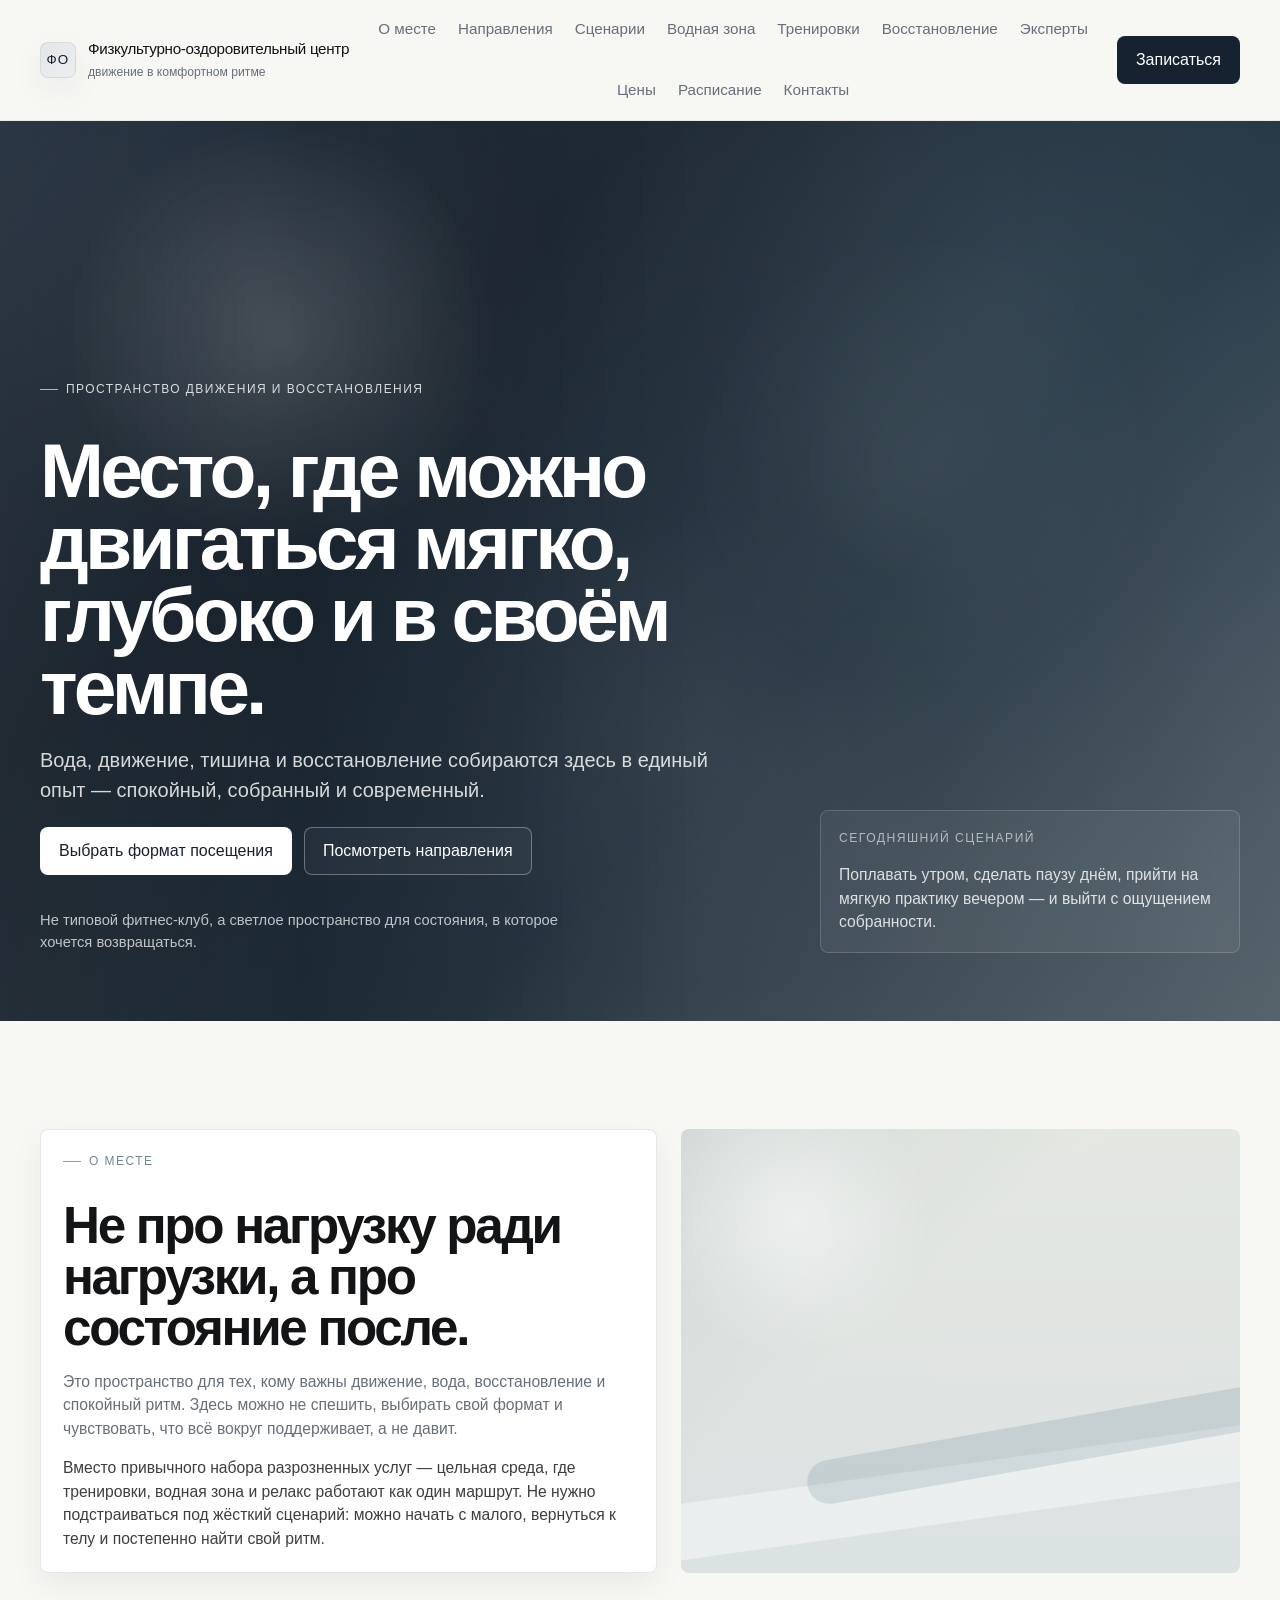
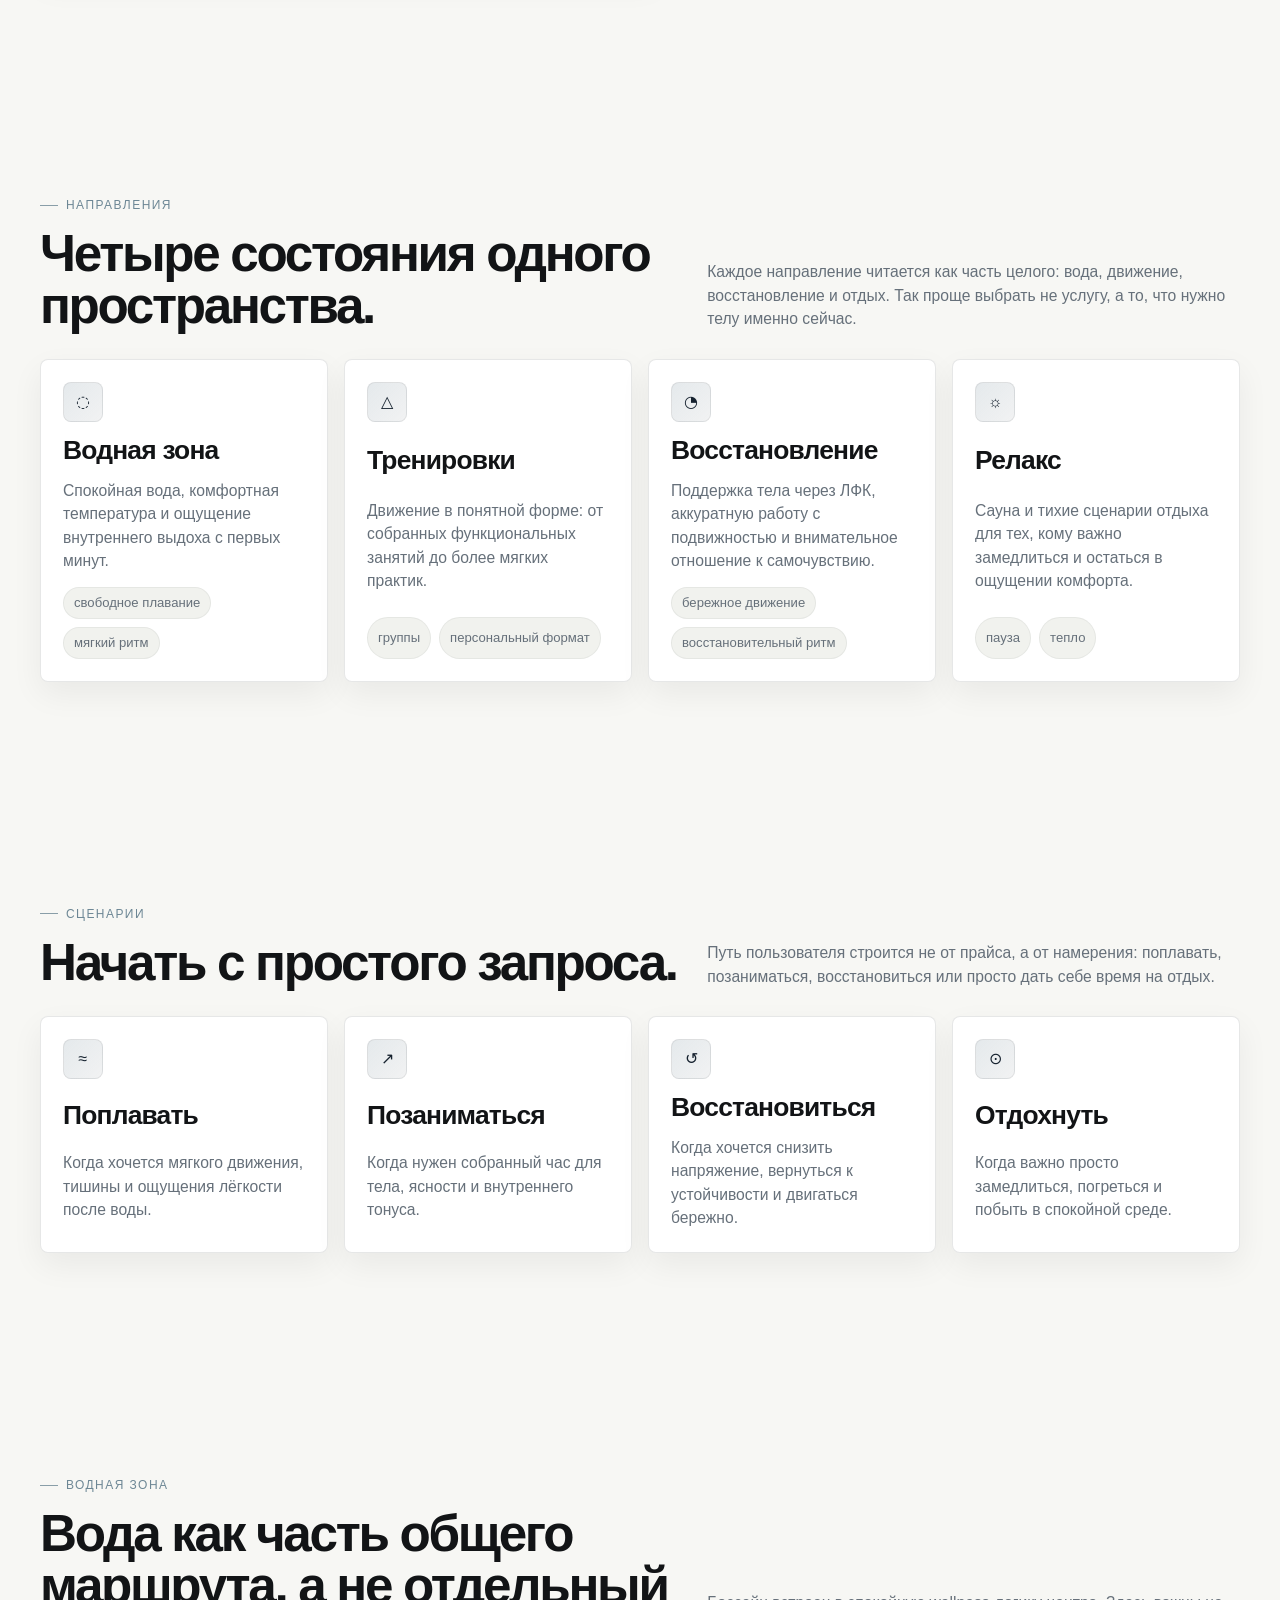
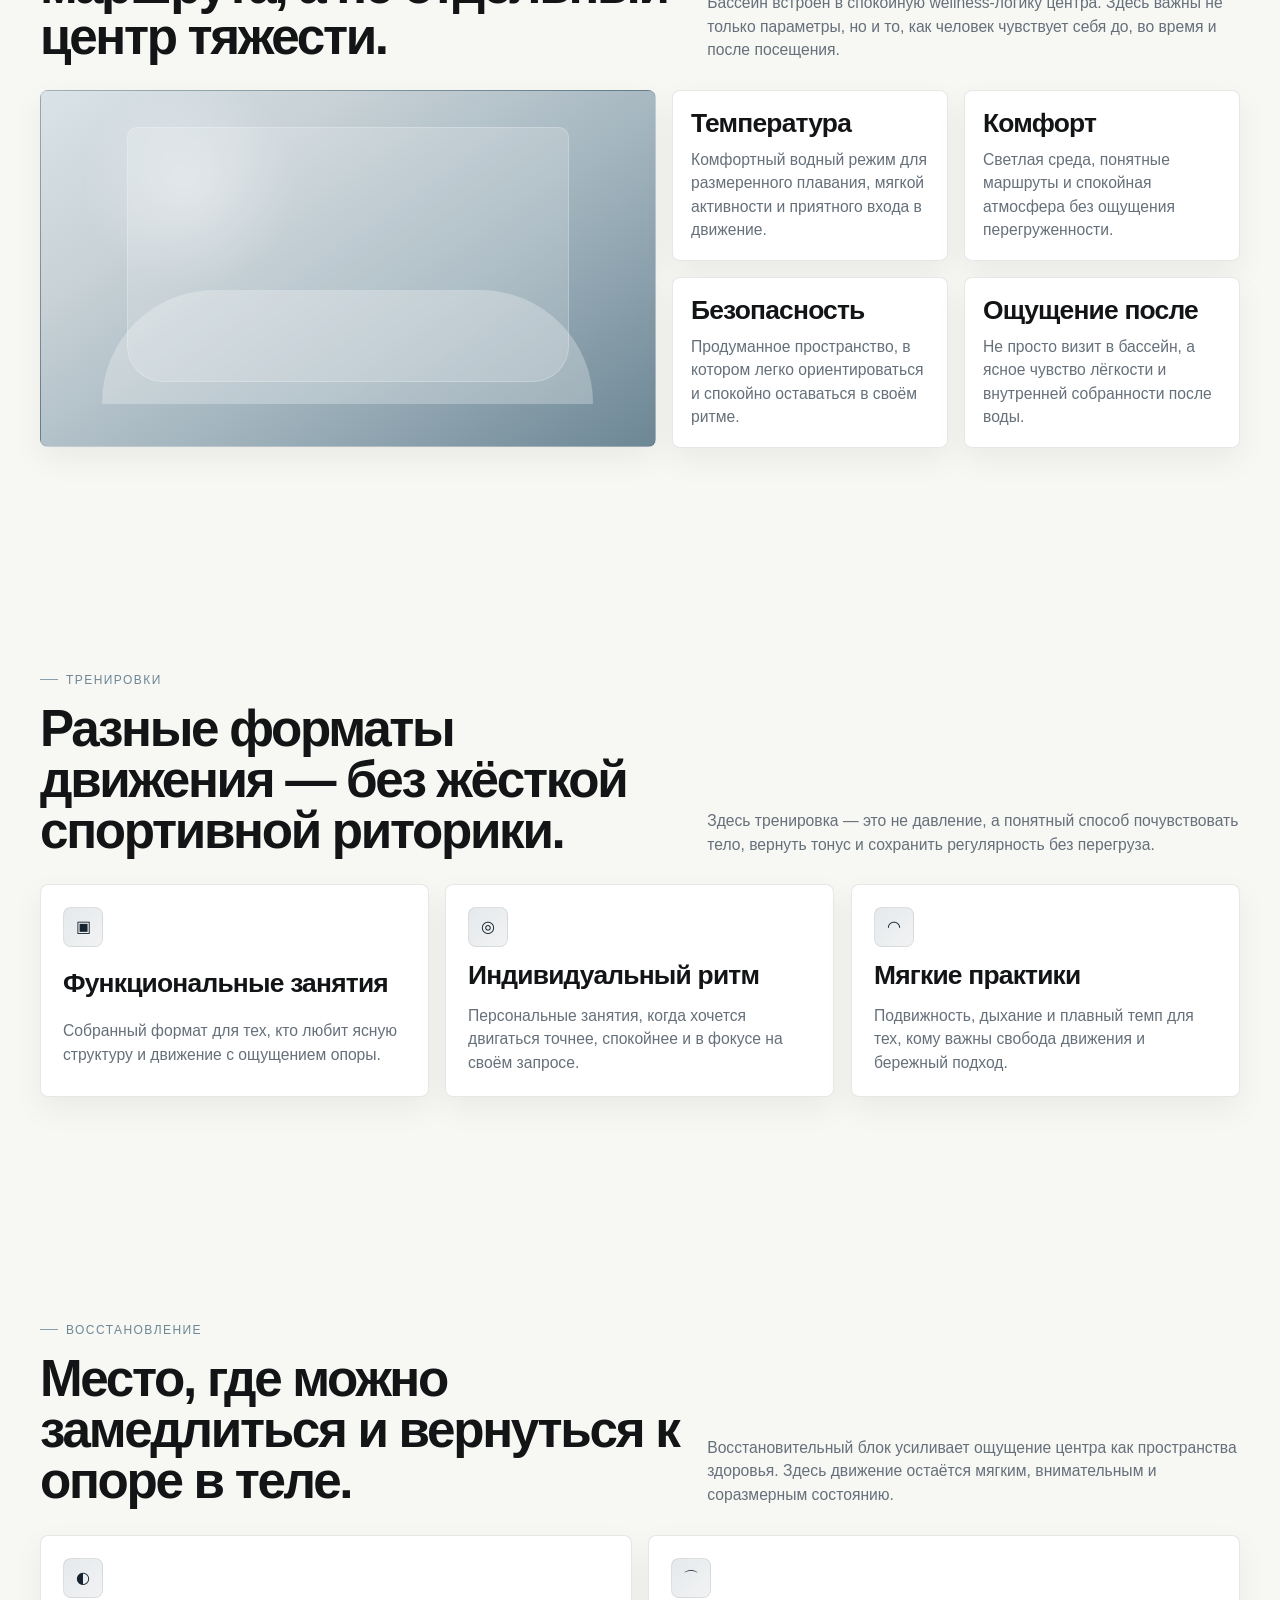
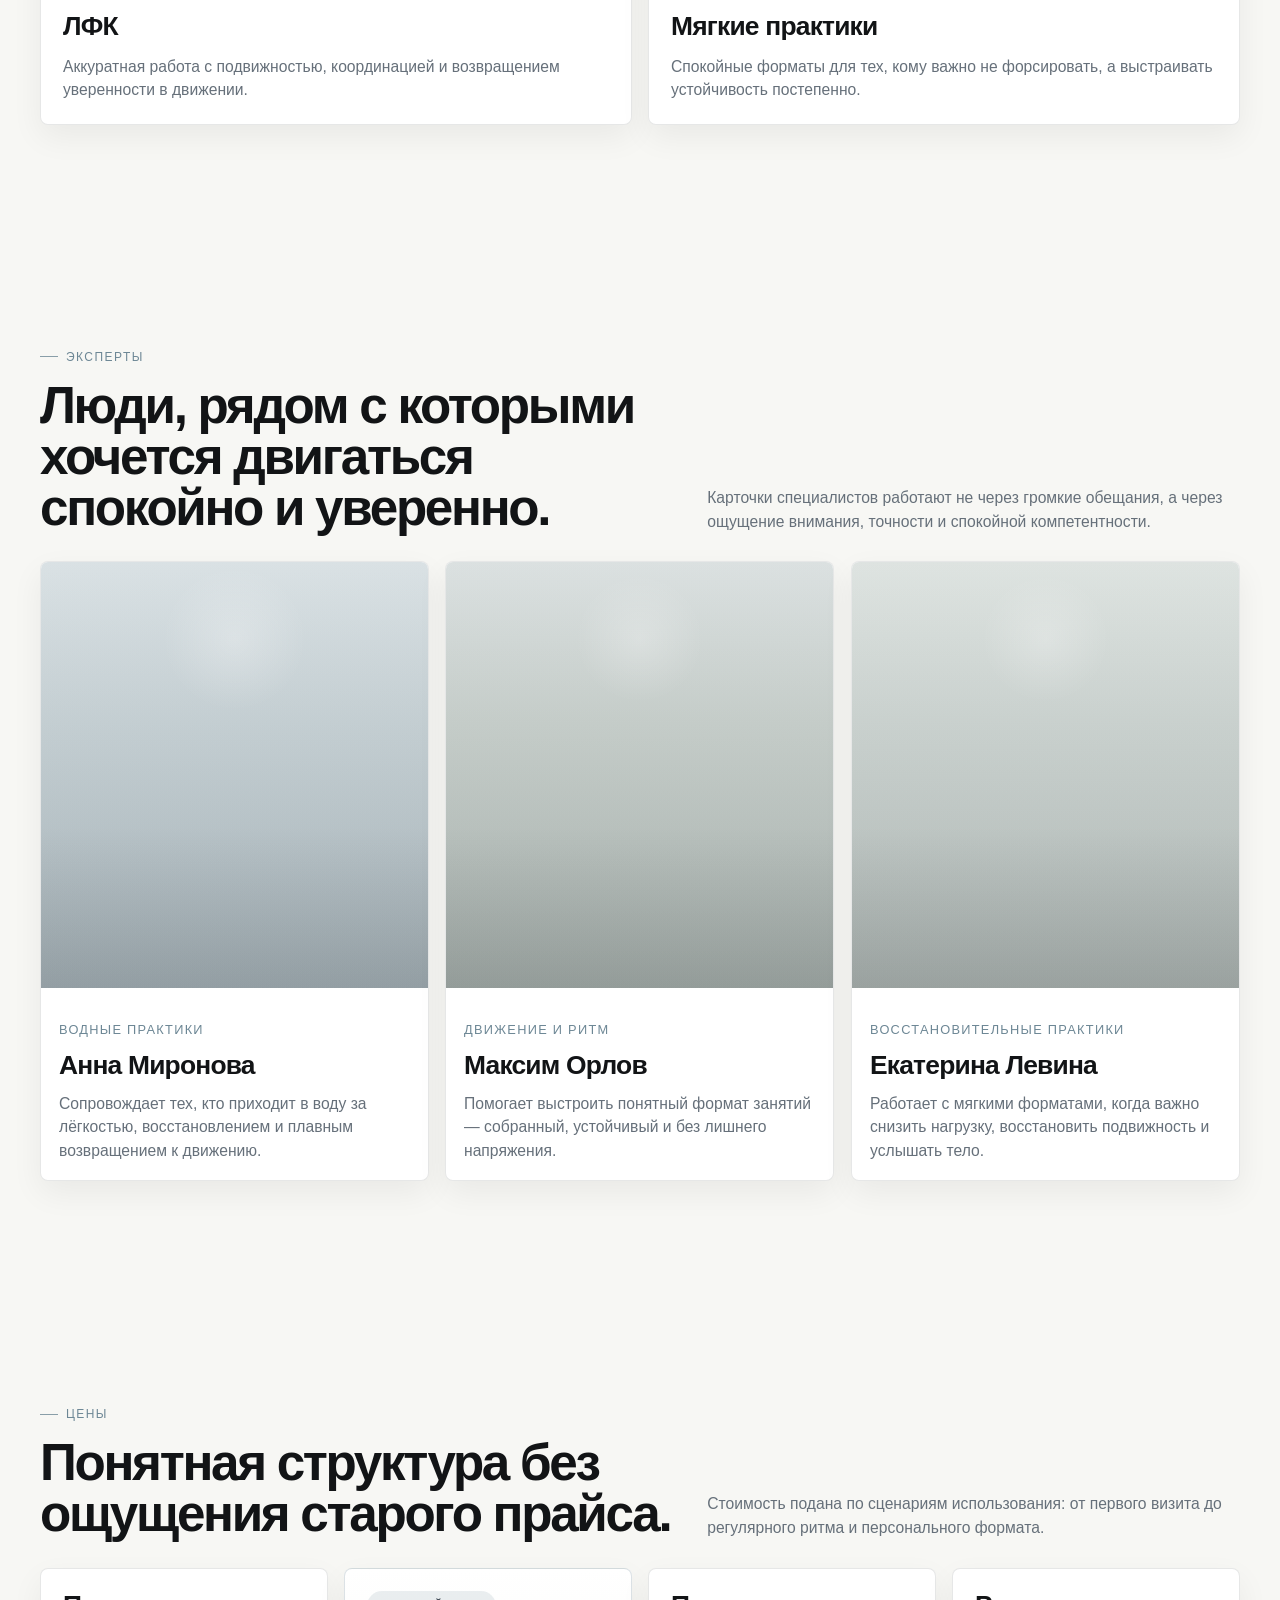
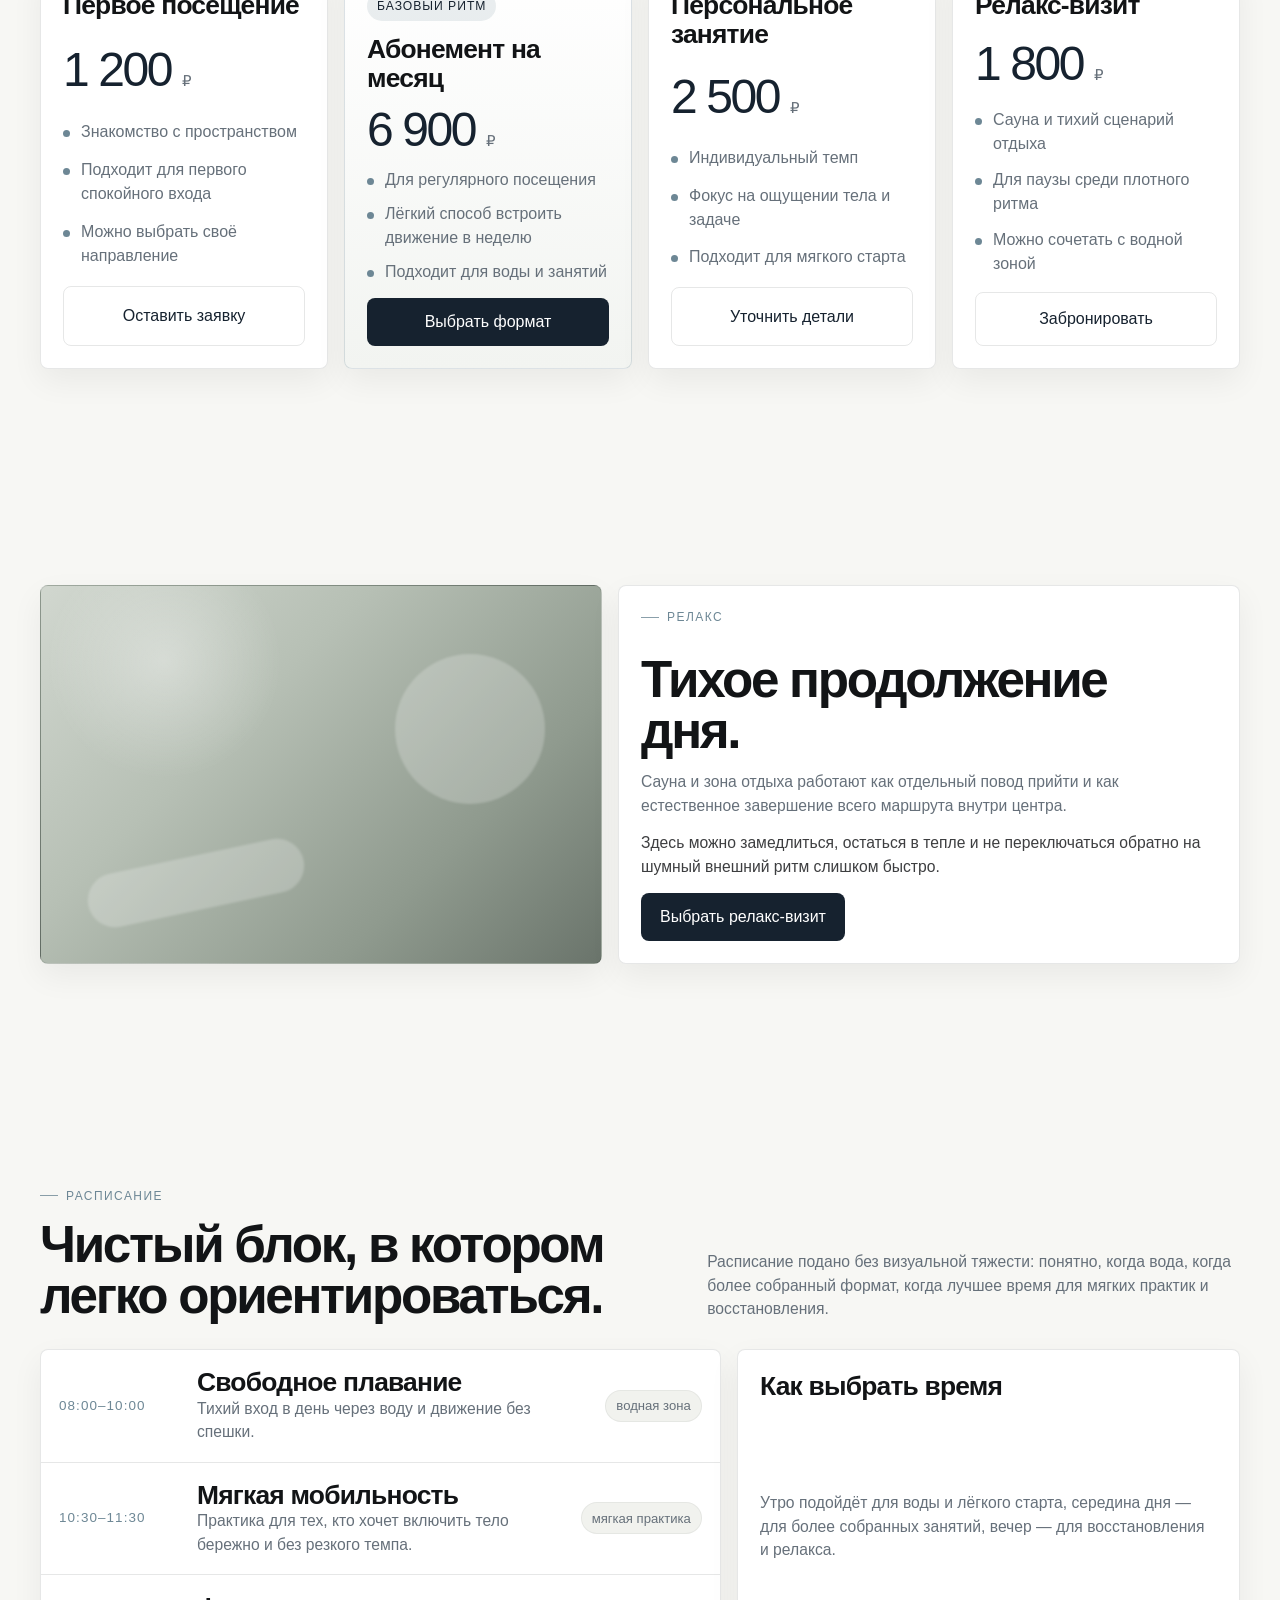
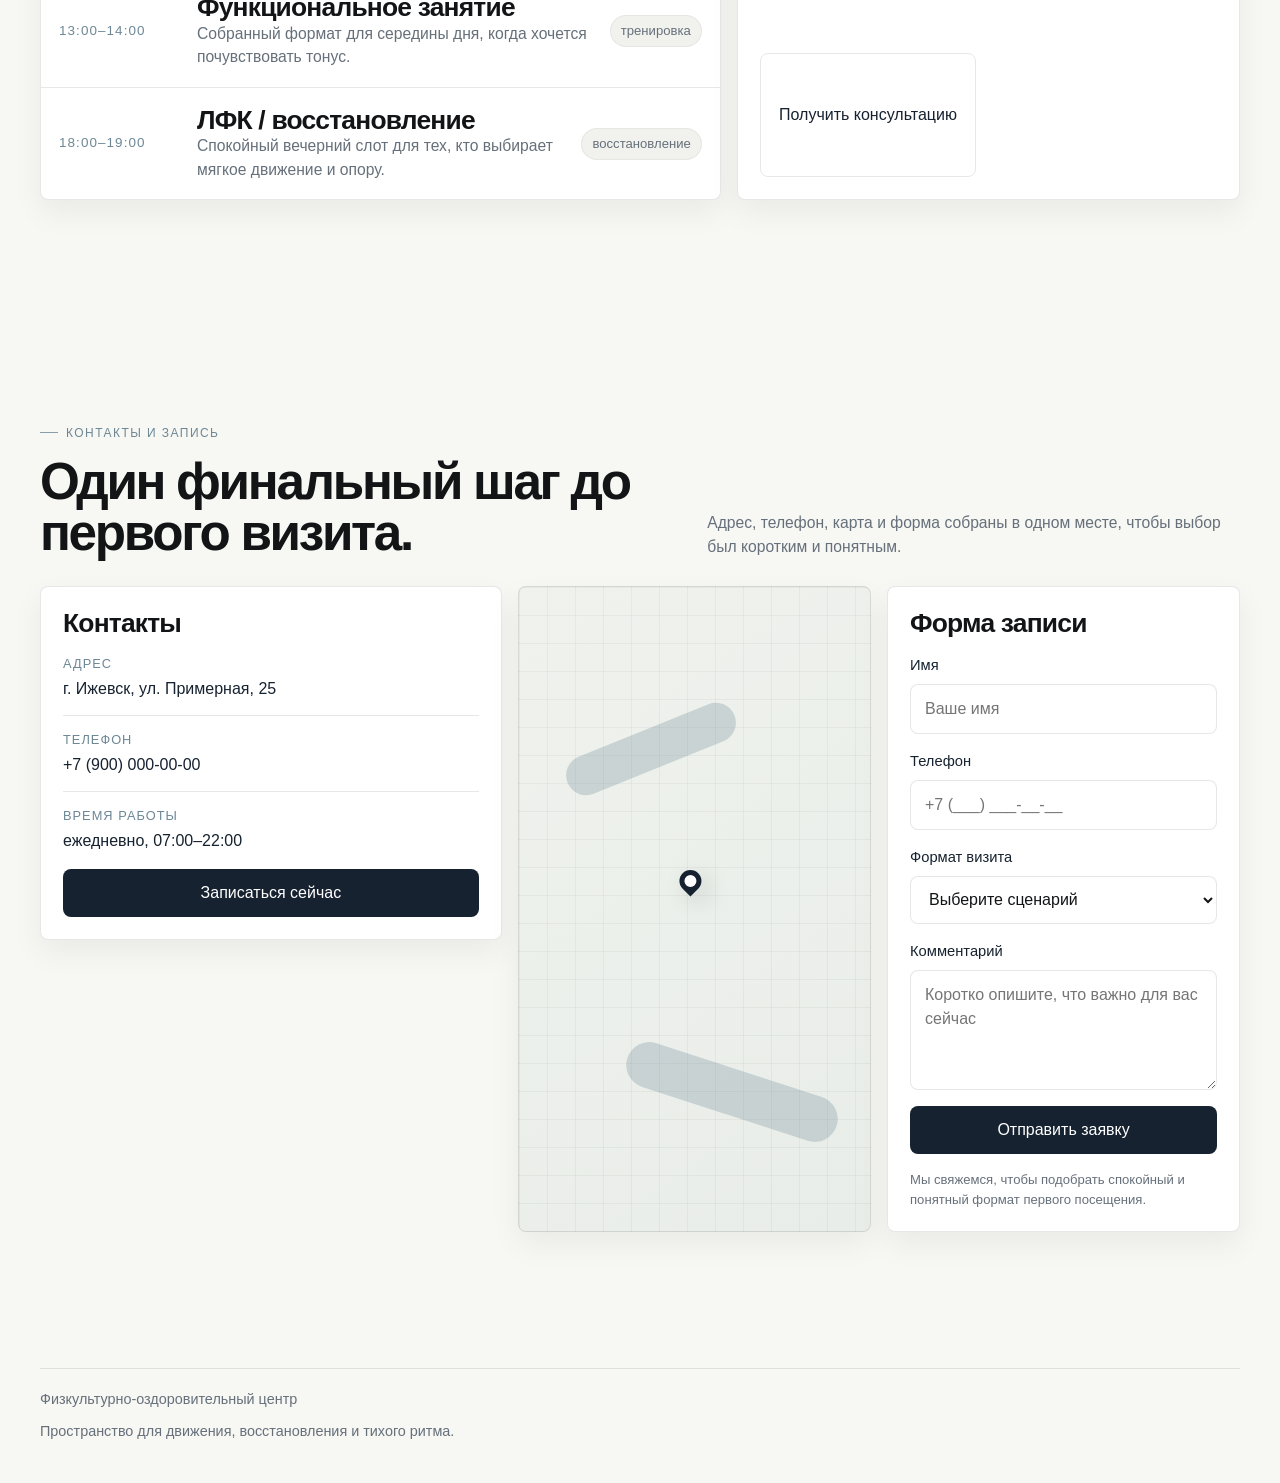
<file: obsolete/fok_landing_single_file.html>
<!DOCTYPE html>
<html lang="ru">
<head>
  <meta charset="UTF-8">
  <meta name="viewport" content="width=device-width, initial-scale=1.0">
  <title>Физкультурно-оздоровительный центр</title>
  <meta name="description" content="Пространство движения, восстановления и спокойного отдыха. Водная зона, тренировки, мягкие практики и релакс в едином ритме.">
  <style>
    :root {
      --bg: #f7f7f4;
      --surface: #ffffff;
      --surface-alt: #f1f2ee;
      --text: #121416;
      --muted: #66707a;
      --line: rgba(18, 20, 22, 0.1);
      --line-strong: rgba(18, 20, 22, 0.16);
      --primary: #16222f;
      --accent: #6d8795;
      --shadow-soft: 0 12px 32px rgba(18, 20, 22, 0.06);
      --shadow-card: 0 18px 40px rgba(18, 20, 22, 0.08);
      --radius: 8px;
      --container: 1280px;
      --section-space: 72px;
      --transition: 220ms ease;
      --hero-overlay: linear-gradient(180deg, rgba(10,14,18,0.18) 0%, rgba(10,14,18,0.42) 100%);
      --hero-base:
        radial-gradient(circle at 20% 20%, rgba(255,255,255,0.08) 0, rgba(255,255,255,0) 24%),
        radial-gradient(circle at 80% 18%, rgba(109,135,149,0.22) 0, rgba(109,135,149,0) 26%),
        radial-gradient(circle at 55% 70%, rgba(255,255,255,0.08) 0, rgba(255,255,255,0) 26%),
        linear-gradient(135deg, #233242 0%, #1b2734 30%, #2f4455 62%, #8ea1ad 100%);
    }

    * { box-sizing: border-box; }
    html { scroll-behavior: smooth; }

    body {
      margin: 0;
      font-family: Inter, -apple-system, BlinkMacSystemFont, "Segoe UI", Roboto, Arial, sans-serif;
      background: var(--bg);
      color: var(--text);
      line-height: 1.5;
      -webkit-font-smoothing: antialiased;
      text-rendering: optimizeLegibility;
    }

    img, svg { display: block; max-width: 100%; }
    a { color: inherit; text-decoration: none; }
    button, input, textarea, select { font: inherit; color: inherit; }

    .page { overflow: clip; }
    .container { width: min(100% - 32px, var(--container)); margin-inline: auto; }
    .section { padding: var(--section-space) 0; }

    .eyebrow {
      display: inline-flex;
      align-items: center;
      gap: 8px;
      font-size: 12px;
      letter-spacing: 0.12em;
      text-transform: uppercase;
      color: var(--accent);
      margin-bottom: 14px;
    }

    .eyebrow::before {
      content: "";
      width: 18px;
      height: 1px;
      background: currentColor;
      opacity: 0.8;
    }

    .section-head {
      display: grid;
      gap: 16px;
      margin-bottom: 28px;
    }

    h1, h2, h3, h4, p { margin: 0; }

    h1 {
      font-size: clamp(2.4rem, 6vw, 5.8rem);
      line-height: 0.94;
      letter-spacing: -0.05em;
      font-weight: 600;
    }

    h2 {
      font-size: clamp(1.9rem, 4vw, 3.4rem);
      line-height: 1;
      letter-spacing: -0.045em;
      font-weight: 600;
    }

    h3 {
      font-size: clamp(1.2rem, 2.5vw, 1.65rem);
      line-height: 1.08;
      letter-spacing: -0.03em;
      font-weight: 600;
    }

    .lead {
      font-size: clamp(1rem, 2vw, 1.25rem);
      color: rgba(255,255,255,0.82);
      max-width: 44rem;
    }

    .copy {
      color: var(--muted);
      font-size: 0.98rem;
      max-width: 42rem;
    }

    .copy-strong { color: rgba(18, 20, 22, 0.82); }

    .actions {
      display: flex;
      flex-wrap: wrap;
      gap: 12px;
    }

    .btn {
      min-height: 48px;
      display: inline-flex;
      align-items: center;
      justify-content: center;
      padding: 0 18px;
      border-radius: var(--radius);
      border: 1px solid transparent;
      transition: transform var(--transition), background-color var(--transition), border-color var(--transition), color var(--transition), box-shadow var(--transition);
      cursor: pointer;
      white-space: nowrap;
    }

    .btn:hover, .btn:focus-visible {
      transform: translateY(-1px);
      box-shadow: var(--shadow-soft);
      outline: none;
    }

    .btn-primary { background: var(--surface); color: var(--primary); }
    .btn-primary:hover, .btn-primary:focus-visible { background: #f3f4ef; }

    .btn-secondary {
      border-color: rgba(255,255,255,0.32);
      color: #ffffff;
      background: rgba(255,255,255,0.04);
      backdrop-filter: blur(8px);
    }

    .btn-secondary:hover, .btn-secondary:focus-visible {
      background: rgba(255,255,255,0.1);
      border-color: rgba(255,255,255,0.46);
    }

    .btn-dark { background: var(--primary); color: #ffffff; }
    .btn-dark:hover, .btn-dark:focus-visible { background: #243242; }

    .btn-ghost {
      background: transparent;
      border-color: var(--line);
      color: var(--primary);
    }

    .btn-ghost:hover, .btn-ghost:focus-visible {
      border-color: var(--line-strong);
      background: rgba(22,34,47,0.03);
    }

    .site-header {
      position: sticky;
      top: 0;
      z-index: 40;
      backdrop-filter: blur(18px);
      background: rgba(247,247,244,0.84);
      border-bottom: 1px solid rgba(18,20,22,0.06);
    }

    .site-header__inner {
      min-height: 68px;
      display: grid;
      grid-template-columns: auto auto;
      align-items: center;
      gap: 16px;
      padding: 10px 0;
    }

    .brand {
      display: inline-flex;
      align-items: center;
      gap: 12px;
      min-width: 0;
    }

    .brand-mark {
      width: 36px;
      height: 36px;
      border-radius: var(--radius);
      background: linear-gradient(135deg, rgba(109,135,149,0.2), rgba(22,34,47,0.08)), #ffffff;
      border: 1px solid rgba(18,20,22,0.08);
      box-shadow: var(--shadow-soft);
      display: grid;
      place-items: center;
      color: var(--primary);
      font-size: 0.84rem;
      letter-spacing: 0.08em;
    }

    .brand-text { display: grid; gap: 2px; min-width: 0; }
    .brand-title {
      font-size: 0.95rem;
      letter-spacing: -0.02em;
      white-space: nowrap;
      overflow: hidden;
      text-overflow: ellipsis;
    }

    .brand-subtitle {
      font-size: 0.76rem;
      color: var(--muted);
      white-space: nowrap;
      overflow: hidden;
      text-overflow: ellipsis;
    }

    .nav-toggle { display: none; }

    .nav-button {
      width: 44px;
      height: 44px;
      border-radius: var(--radius);
      border: 1px solid var(--line);
      display: grid;
      place-items: center;
      justify-self: end;
      background: var(--surface);
      box-shadow: var(--shadow-soft);
      cursor: pointer;
      transition: border-color var(--transition), transform var(--transition), background-color var(--transition);
    }

    .nav-button:hover, .nav-button:focus-visible {
      border-color: var(--line-strong);
      transform: translateY(-1px);
      outline: none;
    }

    .nav-button span, .nav-button span::before, .nav-button span::after {
      content: "";
      display: block;
      width: 18px;
      height: 2px;
      background: var(--primary);
      border-radius: 999px;
      transition: transform var(--transition), opacity var(--transition);
      position: relative;
    }

    .nav-button span::before { position: absolute; top: -6px; }
    .nav-button span::after { position: absolute; top: 6px; }

    .site-nav {
      grid-column: 1 / -1;
      display: none;
      border-top: 1px solid rgba(18,20,22,0.06);
      padding-top: 14px;
    }

    .site-nav__list {
      display: grid;
      gap: 8px;
      list-style: none;
      padding: 0;
      margin: 0;
    }

    .site-nav a {
      display: block;
      padding: 10px 0;
      color: var(--muted);
      transition: color var(--transition);
    }

    .site-nav a:hover, .site-nav a:focus-visible { color: var(--primary); outline: none; }

    .nav-toggle:checked ~ .site-nav { display: block; }
    .nav-toggle:checked + .nav-button span { background: transparent; }
    .nav-toggle:checked + .nav-button span::before { transform: translateY(6px) rotate(45deg); }
    .nav-toggle:checked + .nav-button span::after { transform: translateY(-6px) rotate(-45deg); }

    .hero {
      min-height: 100svh;
      display: grid;
      align-items: end;
      position: relative;
      color: #ffffff;
      background: var(--hero-overlay), var(--hero-base);
      isolation: isolate;
    }

    .hero::before, .hero::after {
      content: "";
      position: absolute;
      inset: 0;
      pointer-events: none;
      z-index: 0;
    }

    .hero::before {
      background: linear-gradient(90deg, rgba(255,255,255,0.05) 0, rgba(255,255,255,0) 24%, rgba(255,255,255,0.04) 55%, rgba(255,255,255,0) 100%);
      mix-blend-mode: screen;
      animation: drift 14s ease-in-out infinite alternate;
    }

    .hero::after {
      background:
        radial-gradient(circle at 22% 24%, rgba(255,255,255,0.18) 0, rgba(255,255,255,0) 18%),
        radial-gradient(circle at 72% 38%, rgba(255,255,255,0.08) 0, rgba(255,255,255,0) 22%);
      opacity: 0.8;
      animation: pulse 10s ease-in-out infinite;
    }

    .hero__inner {
      position: relative;
      z-index: 1;
      padding: 96px 0 40px;
      display: grid;
      gap: 24px;
      align-content: end;
    }

    .hero__content {
      max-width: 52rem;
      display: grid;
      gap: 18px;
      animation: rise 0.9s ease both;
    }

    .hero__eyebrow { color: rgba(255,255,255,0.82); }
    .hero__eyebrow::before { background: currentColor; }

    .hero__meta {
      display: grid;
      gap: 12px;
      padding-top: 12px;
      max-width: 34rem;
    }

    .hero__note {
      font-size: 0.92rem;
      color: rgba(255,255,255,0.72);
    }

    .hero-panel {
      display: grid;
      gap: 16px;
      padding: 18px;
      border: 1px solid rgba(255,255,255,0.16);
      background: rgba(255,255,255,0.06);
      backdrop-filter: blur(12px);
      border-radius: var(--radius);
      width: min(100%, 420px);
      animation: rise 1.1s ease both;
    }

    .hero-panel__label {
      font-size: 0.76rem;
      letter-spacing: 0.12em;
      text-transform: uppercase;
      color: rgba(255,255,255,0.6);
    }

    .hero-panel__text {
      font-size: 0.98rem;
      color: rgba(255,255,255,0.82);
    }

    .about__wrap { display: grid; gap: 24px; }

    .about__card {
      background: var(--surface);
      border: 1px solid var(--line);
      border-radius: var(--radius);
      box-shadow: var(--shadow-soft);
      padding: 22px;
      display: grid;
      gap: 16px;
    }

    .about__visual {
      min-height: 260px;
      border-radius: var(--radius);
      background:
        radial-gradient(circle at 20% 20%, rgba(255,255,255,0.5) 0, rgba(255,255,255,0) 24%),
        linear-gradient(140deg, rgba(109,135,149,0.18), rgba(22,34,47,0.02) 40%),
        linear-gradient(180deg, #e9ece6 0%, #dfe5e5 100%);
      position: relative;
      overflow: hidden;
    }

    .about__visual::before, .about__visual::after {
      content: "";
      position: absolute;
      border-radius: 999px;
      filter: blur(0.4px);
    }

    .about__visual::before {
      width: 140%;
      height: 56px;
      left: -10%;
      bottom: 60px;
      background: rgba(255,255,255,0.42);
      transform: rotate(-8deg);
    }

    .about__visual::after {
      width: 84%;
      height: 44px;
      right: -6%;
      bottom: 106px;
      background: rgba(109,135,149,0.22);
      transform: rotate(-10deg);
    }

    .grid-4, .grid-3, .grid-2 {
      display: grid;
      gap: 16px;
    }

    .card {
      background: var(--surface);
      border: 1px solid var(--line);
      border-radius: var(--radius);
      box-shadow: var(--shadow-soft);
      padding: 22px;
      display: grid;
      gap: 14px;
      transition: transform var(--transition), box-shadow var(--transition), border-color var(--transition), background-color var(--transition);
    }

    .card:hover, .card:focus-within {
      transform: translateY(-2px);
      box-shadow: var(--shadow-card);
      border-color: var(--line-strong);
    }

    .card-icon {
      width: 40px;
      height: 40px;
      border-radius: 8px;
      background: linear-gradient(135deg, rgba(109,135,149,0.18), rgba(22,34,47,0.06));
      border: 1px solid rgba(18,20,22,0.08);
      display: grid;
      place-items: center;
      color: var(--primary);
      font-size: 1rem;
    }

    .directions .card, .scenarios .card { min-height: 100%; }

    .tag-row {
      display: flex;
      flex-wrap: wrap;
      gap: 8px;
    }

    .tag {
      min-height: 32px;
      display: inline-flex;
      align-items: center;
      padding: 0 10px;
      border-radius: 999px;
      background: var(--surface-alt);
      color: var(--muted);
      font-size: 0.82rem;
      border: 1px solid rgba(18,20,22,0.05);
    }

    .feature-layout {
      display: grid;
      gap: 16px;
    }

    .feature-visual {
      min-height: 300px;
      border-radius: var(--radius);
      overflow: hidden;
      border: 1px solid var(--line);
      background:
        radial-gradient(circle at 24% 26%, rgba(255,255,255,0.34) 0, rgba(255,255,255,0) 20%),
        linear-gradient(145deg, #dae3e7 0%, #c7d1d6 28%, #9fb2bc 62%, #6d8795 100%);
      position: relative;
      box-shadow: var(--shadow-soft);
    }

    .feature-visual::before {
      content: "";
      position: absolute;
      inset: 10% 14% 18% 14%;
      border-radius: 10px 10px 36px 36px;
      background: rgba(255,255,255,0.18);
      border: 1px solid rgba(255,255,255,0.22);
      backdrop-filter: blur(3px);
    }

    .feature-visual::after {
      content: "";
      position: absolute;
      left: 10%;
      right: 10%;
      bottom: 12%;
      height: 32%;
      border-radius: 999px 999px 12px 12px;
      background: rgba(255,255,255,0.28);
      filter: blur(0.2px);
    }

    .feature-box {
      background: var(--surface);
      border: 1px solid var(--line);
      border-radius: var(--radius);
      padding: 18px;
      display: grid;
      gap: 10px;
      box-shadow: var(--shadow-soft);
      transition: transform var(--transition), box-shadow var(--transition);
    }

    .feature-box:hover {
      transform: translateY(-2px);
      box-shadow: var(--shadow-card);
    }

    .experts__card { overflow: hidden; padding: 0; }

    .expert-media {
      aspect-ratio: 4 / 4.4;
      background-size: cover;
      background-position: center;
      background-repeat: no-repeat;
      position: relative;
      overflow: hidden;
    }

    .expert-media::after {
      content: "";
      position: absolute;
      inset: auto 0 0;
      height: 38%;
      background: linear-gradient(180deg, rgba(18,20,22,0) 0%, rgba(18,20,22,0.12) 100%);
    }

    .expert-a {
      background-image:
        linear-gradient(180deg, rgba(255,255,255,0.04), rgba(18,20,22,0.06)),
        radial-gradient(circle at 50% 18%, rgba(255,255,255,0.28) 0, rgba(255,255,255,0) 18%),
        linear-gradient(180deg, #d8e0e3 0%, #c5d0d4 40%, #aebbc1 100%);
    }

    .expert-b {
      background-image:
        linear-gradient(180deg, rgba(255,255,255,0.05), rgba(18,20,22,0.08)),
        radial-gradient(circle at 50% 18%, rgba(255,255,255,0.26) 0, rgba(255,255,255,0) 16%),
        linear-gradient(180deg, #d9dfdf 0%, #c8d0cc 38%, #b2bcb8 100%);
    }

    .expert-c {
      background-image:
        linear-gradient(180deg, rgba(255,255,255,0.05), rgba(18,20,22,0.08)),
        radial-gradient(circle at 50% 18%, rgba(255,255,255,0.26) 0, rgba(255,255,255,0) 16%),
        linear-gradient(180deg, #dce2df 0%, #ccd4d1 40%, #bac3c0 100%);
    }

    .expert-body {
      padding: 18px;
      display: grid;
      gap: 12px;
    }

    .expert-role {
      font-size: 0.8rem;
      letter-spacing: 0.1em;
      text-transform: uppercase;
      color: var(--accent);
    }

    .prices__grid .card { min-height: 100%; }
    .price-card { position: relative; }

    .price-card--featured {
      background: linear-gradient(180deg, #ffffff 0%, #f2f4f1 100%);
      border-color: rgba(109,135,149,0.24);
    }

    .price-badge {
      display: inline-flex;
      align-items: center;
      min-height: 30px;
      padding: 0 10px;
      border-radius: 999px;
      background: rgba(109,135,149,0.14);
      color: var(--primary);
      font-size: 0.76rem;
      letter-spacing: 0.08em;
      text-transform: uppercase;
      width: fit-content;
    }

    .price-value {
      font-size: clamp(2rem, 4vw, 3rem);
      line-height: 1;
      letter-spacing: -0.05em;
      color: var(--primary);
    }

    .price-value span {
      font-size: 0.95rem;
      color: var(--muted);
      letter-spacing: 0;
    }

    .price-list {
      display: grid;
      gap: 10px;
      padding: 0;
      margin: 0;
    }

    .price-list li {
      list-style: none;
      color: var(--muted);
      position: relative;
      padding-left: 18px;
    }

    .price-list li::before {
      content: "";
      position: absolute;
      left: 0;
      top: 0.62em;
      width: 7px;
      height: 7px;
      border-radius: 50%;
      background: var(--accent);
    }

    .relax__layout, .contacts__layout, .schedule__layout {
      display: grid;
      gap: 16px;
    }

    .relax-visual {
      min-height: 280px;
      border-radius: var(--radius);
      border: 1px solid var(--line);
      background:
        radial-gradient(circle at 22% 20%, rgba(255,255,255,0.34) 0, rgba(255,255,255,0) 22%),
        linear-gradient(135deg, #d1d7cf 0%, #b7c0b5 35%, #8f9a8e 72%, #6a746b 100%);
      box-shadow: var(--shadow-soft);
      position: relative;
      overflow: hidden;
    }

    .relax-visual::before, .relax-visual::after {
      content: "";
      position: absolute;
      border-radius: 999px;
      background: rgba(255,255,255,0.22);
      filter: blur(1px);
    }

    .relax-visual::before {
      width: 150px;
      height: 150px;
      right: 10%;
      top: 18%;
    }

    .relax-visual::after {
      width: 220px;
      height: 54px;
      left: 8%;
      bottom: 14%;
      transform: rotate(-12deg);
    }

    .schedule-card {
      background: var(--surface);
      border: 1px solid var(--line);
      border-radius: var(--radius);
      box-shadow: var(--shadow-soft);
      overflow: hidden;
    }

    .schedule-row {
      display: grid;
      gap: 8px;
      padding: 18px;
      border-bottom: 1px solid var(--line);
      transition: background-color var(--transition);
    }

    .schedule-row:last-child { border-bottom: none; }
    .schedule-row:hover { background: rgba(109,135,149,0.04); }

    .schedule-time {
      font-size: 0.84rem;
      letter-spacing: 0.08em;
      text-transform: uppercase;
      color: var(--accent);
    }

    .schedule-type { width: fit-content; }

    .contact-box, .form-box, .map-box {
      background: var(--surface);
      border: 1px solid var(--line);
      border-radius: var(--radius);
      box-shadow: var(--shadow-soft);
      padding: 22px;
      display: grid;
      gap: 16px;
    }

    .contact-list {
      display: grid;
      gap: 14px;
    }

    .contact-item {
      padding-top: 14px;
      border-top: 1px solid var(--line);
    }

    .contact-item:first-child {
      padding-top: 0;
      border-top: none;
    }

    .contact-label {
      font-size: 0.8rem;
      letter-spacing: 0.08em;
      text-transform: uppercase;
      color: var(--accent);
      margin-bottom: 4px;
    }

    .contact-value { color: var(--primary); }

    .field {
      display: grid;
      gap: 8px;
    }

    .field label {
      font-size: 0.92rem;
      color: var(--primary);
    }

    .field input, .field textarea, .field select {
      min-height: 48px;
      width: 100%;
      background: #ffffff;
      border: 1px solid var(--line);
      border-radius: var(--radius);
      padding: 12px 14px;
      transition: border-color var(--transition), box-shadow var(--transition), background-color var(--transition);
    }

    .field textarea {
      min-height: 120px;
      resize: vertical;
    }

    .field input:focus, .field textarea:focus, .field select:focus {
      outline: none;
      border-color: rgba(109,135,149,0.52);
      box-shadow: 0 0 0 4px rgba(109,135,149,0.12);
      background: #fff;
    }

    .field-note {
      color: var(--muted);
      font-size: 0.82rem;
    }

    .map-box {
      min-height: 300px;
      background:
        linear-gradient(0deg, rgba(247,247,244,0.16), rgba(247,247,244,0.16)),
        linear-gradient(90deg, rgba(18,20,22,0.05) 1px, transparent 1px),
        linear-gradient(rgba(18,20,22,0.05) 1px, transparent 1px),
        linear-gradient(145deg, #eef1ec 0%, #e6ebe6 100%);
      background-size: auto, 28px 28px, 28px 28px, auto;
      position: relative;
      overflow: hidden;
    }

    .map-box::before, .map-box::after {
      content: "";
      position: absolute;
      border-radius: 999px;
      background: rgba(109,135,149,0.28);
    }

    .map-box::before {
      width: 180px;
      height: 40px;
      transform: rotate(-22deg);
      left: 12%;
      top: 22%;
    }

    .map-box::after {
      width: 220px;
      height: 46px;
      transform: rotate(18deg);
      right: 8%;
      bottom: 18%;
    }

    .map-pin {
      position: absolute;
      left: 50%;
      top: 44%;
      transform: translate(-50%, -50%);
      width: 22px;
      height: 22px;
      border-radius: 50% 50% 50% 0;
      rotate: -45deg;
      background: var(--primary);
      box-shadow: 0 10px 24px rgba(18,20,22,0.14);
    }

    .map-pin::after {
      content: "";
      position: absolute;
      inset: 5px;
      border-radius: 50%;
      background: #ffffff;
    }

    .footer { padding: 28px 0 40px; }

    .footer__inner {
      border-top: 1px solid var(--line);
      padding-top: 20px;
      display: grid;
      gap: 10px;
      color: var(--muted);
      font-size: 0.9rem;
    }

    .reveal { animation: rise 0.8s ease both; }
    .delay-1 { animation-delay: 0.08s; }
    .delay-2 { animation-delay: 0.16s; }
    .delay-3 { animation-delay: 0.24s; }
    .delay-4 { animation-delay: 0.32s; }

    @keyframes rise {
      from { opacity: 0; transform: translateY(18px) scale(0.99); }
      to { opacity: 1; transform: translateY(0) scale(1); }
    }

    @keyframes drift {
      from { transform: translateX(-1.5%) translateY(0); }
      to { transform: translateX(1.5%) translateY(-1%); }
    }

    @keyframes pulse {
      0%, 100% { opacity: 0.7; transform: scale(1); }
      50% { opacity: 1; transform: scale(1.03); }
    }

    @media (min-width: 768px) {
      :root { --section-space: 92px; }
      .container { width: min(100% - 48px, var(--container)); }
      .site-header__inner { grid-template-columns: auto 1fr auto; }
      .nav-button { display: none; }
      .site-nav { display: block; grid-column: auto; border-top: none; padding-top: 0; }
      .site-nav__list { display: flex; justify-content: center; align-items: center; flex-wrap: wrap; gap: 22px; }
      .site-nav a { padding: 8px 0; font-size: 0.95rem; }
      .header-cta { display: inline-flex; }
      .hero__inner {
        padding: 132px 0 56px;
        min-height: calc(100svh - 68px);
        align-content: end;
        grid-template-columns: 1.2fr 0.8fr;
        align-items: end;
      }
      .hero__content { gap: 22px; }
      .hero-panel { justify-self: end; }
      .about__wrap { grid-template-columns: 1.05fr 0.95fr; align-items: stretch; }
      .grid-4 { grid-template-columns: repeat(2, minmax(0, 1fr)); }
      .grid-3 { grid-template-columns: repeat(2, minmax(0, 1fr)); }
      .grid-2 { grid-template-columns: repeat(2, minmax(0, 1fr)); }
      .feature-layout { grid-template-columns: 1.04fr 0.96fr; align-items: stretch; }
      .schedule__layout { grid-template-columns: 1.15fr 0.85fr; }
      .contacts__layout { grid-template-columns: 0.78fr 1.22fr; align-items: start; }
      .contacts__secondary { display: grid; grid-template-columns: 1fr 1fr; gap: 16px; }
      .schedule-row { grid-template-columns: 120px 1fr auto; align-items: center; gap: 18px; }
    }

    @media (min-width: 1024px) {
      .hero__inner { padding: 148px 0 62px; }
      .grid-4 { grid-template-columns: repeat(4, minmax(0, 1fr)); }
      .grid-3 { grid-template-columns: repeat(3, minmax(0, 1fr)); }
      .prices__grid { grid-template-columns: repeat(4, minmax(0, 1fr)); }
      .relax__layout { grid-template-columns: 0.95fr 1.05fr; align-items: stretch; }
    }

    @media (min-width: 1280px) {
      :root { --section-space: 108px; }
      .container { width: min(100% - 80px, var(--container)); }
      .hero__inner { padding: 160px 0 68px; }
      .hero__content { max-width: 58rem; }
      .section-head { grid-template-columns: 1.1fr 0.9fr; align-items: end; }
    }

    @media (prefers-reduced-motion: reduce) {
      html { scroll-behavior: auto; }
      *, *::before, *::after { animation: none !important; transition: none !important; }
    }
  </style>
</head>
<body>
  <div class="page">
    <header class="site-header">
      <div class="container site-header__inner">
        <a class="brand" href="#top" aria-label="На главную">
          <span class="brand-mark">ФО</span>
          <span class="brand-text">
            <span class="brand-title">Физкультурно-оздоровительный центр</span>
            <span class="brand-subtitle">движение в комфортном ритме</span>
          </span>
        </a>

        <input class="nav-toggle" type="checkbox" id="nav-toggle" aria-label="Открыть меню">
        <label class="nav-button" for="nav-toggle" aria-hidden="true">
          <span></span>
        </label>

        <nav class="site-nav" aria-label="Основная навигация">
          <ul class="site-nav__list">
            <li><a href="#about">О месте</a></li>
            <li><a href="#directions">Направления</a></li>
            <li><a href="#scenarios">Сценарии</a></li>
            <li><a href="#water">Водная зона</a></li>
            <li><a href="#training">Тренировки</a></li>
            <li><a href="#recovery">Восстановление</a></li>
            <li><a href="#experts">Эксперты</a></li>
            <li><a href="#prices">Цены</a></li>
            <li><a href="#schedule">Расписание</a></li>
            <li><a href="#contacts">Контакты</a></li>
          </ul>
        </nav>

        <a class="btn btn-dark header-cta" href="#contacts">Записаться</a>
      </div>
    </header>

    <main id="top">
      <section class="hero">
        <div class="container hero__inner">
          <div class="hero__content">
            <div class="eyebrow hero__eyebrow">пространство движения и восстановления</div>
            <h1>Место, где можно двигаться мягко, глубоко и в своём темпе.</h1>
            <p class="lead">
              Вода, движение, тишина и восстановление собираются здесь в единый опыт — спокойный, собранный и современный.
            </p>
            <div class="actions">
              <a class="btn btn-primary" href="#contacts">Выбрать формат посещения</a>
              <a class="btn btn-secondary" href="#directions">Посмотреть направления</a>
            </div>
            <div class="hero__meta">
              <p class="hero__note">Не типовой фитнес-клуб, а светлое пространство для состояния, в которое хочется возвращаться.</p>
            </div>
          </div>

          <aside class="hero-panel">
            <div class="hero-panel__label">сегодняшний сценарий</div>
            <p class="hero-panel__text">Поплавать утром, сделать паузу днём, прийти на мягкую практику вечером — и выйти с ощущением собранности.</p>
          </aside>
        </div>
      </section>

      <section class="section about" id="about">
        <div class="container">
          <div class="about__wrap">
            <div class="about__card reveal">
              <div class="eyebrow">о месте</div>
              <h2>Не про нагрузку ради нагрузки, а про состояние после.</h2>
              <p class="copy">Это пространство для тех, кому важны движение, вода, восстановление и спокойный ритм. Здесь можно не спешить, выбирать свой формат и чувствовать, что всё вокруг поддерживает, а не давит.</p>
              <p class="copy copy-strong">Вместо привычного набора разрозненных услуг — цельная среда, где тренировки, водная зона и релакс работают как один маршрут. Не нужно подстраиваться под жёсткий сценарий: можно начать с малого, вернуться к телу и постепенно найти свой ритм.</p>
            </div>
            <div class="about__visual reveal delay-1" aria-hidden="true"></div>
          </div>
        </div>
      </section>

      <section class="section directions" id="directions">
        <div class="container">
          <div class="section-head">
            <div>
              <div class="eyebrow">направления</div>
              <h2>Четыре состояния одного пространства.</h2>
            </div>
            <p class="copy">Каждое направление читается как часть целого: вода, движение, восстановление и отдых. Так проще выбрать не услугу, а то, что нужно телу именно сейчас.</p>
          </div>

          <div class="grid-4">
            <article class="card reveal">
              <div class="card-icon">◌</div>
              <h3>Водная зона</h3>
              <p class="copy">Спокойная вода, комфортная температура и ощущение внутреннего выдоха с первых минут.</p>
              <div class="tag-row">
                <span class="tag">свободное плавание</span>
                <span class="tag">мягкий ритм</span>
              </div>
            </article>

            <article class="card reveal delay-1">
              <div class="card-icon">△</div>
              <h3>Тренировки</h3>
              <p class="copy">Движение в понятной форме: от собранных функциональных занятий до более мягких практик.</p>
              <div class="tag-row">
                <span class="tag">группы</span>
                <span class="tag">персональный формат</span>
              </div>
            </article>

            <article class="card reveal delay-2">
              <div class="card-icon">◔</div>
              <h3>Восстановление</h3>
              <p class="copy">Поддержка тела через ЛФК, аккуратную работу с подвижностью и внимательное отношение к самочувствию.</p>
              <div class="tag-row">
                <span class="tag">бережное движение</span>
                <span class="tag">восстановительный ритм</span>
              </div>
            </article>

            <article class="card reveal delay-3">
              <div class="card-icon">☼</div>
              <h3>Релакс</h3>
              <p class="copy">Сауна и тихие сценарии отдыха для тех, кому важно замедлиться и остаться в ощущении комфорта.</p>
              <div class="tag-row">
                <span class="tag">пауза</span>
                <span class="tag">тепло</span>
              </div>
            </article>
          </div>
        </div>
      </section>

      <section class="section scenarios" id="scenarios">
        <div class="container">
          <div class="section-head">
            <div>
              <div class="eyebrow">сценарии</div>
              <h2>Начать с простого запроса.</h2>
            </div>
            <p class="copy">Путь пользователя строится не от прайса, а от намерения: поплавать, позаниматься, восстановиться или просто дать себе время на отдых.</p>
          </div>

          <div class="grid-4">
            <article class="card reveal">
              <div class="card-icon">≈</div>
              <h3>Поплавать</h3>
              <p class="copy">Когда хочется мягкого движения, тишины и ощущения лёгкости после воды.</p>
            </article>

            <article class="card reveal delay-1">
              <div class="card-icon">↗</div>
              <h3>Позаниматься</h3>
              <p class="copy">Когда нужен собранный час для тела, ясности и внутреннего тонуса.</p>
            </article>

            <article class="card reveal delay-2">
              <div class="card-icon">↺</div>
              <h3>Восстановиться</h3>
              <p class="copy">Когда хочется снизить напряжение, вернуться к устойчивости и двигаться бережно.</p>
            </article>

            <article class="card reveal delay-3">
              <div class="card-icon">⊙</div>
              <h3>Отдохнуть</h3>
              <p class="copy">Когда важно просто замедлиться, погреться и побыть в спокойной среде.</p>
            </article>
          </div>
        </div>
      </section>

      <section class="section water" id="water">
        <div class="container">
          <div class="section-head">
            <div>
              <div class="eyebrow">водная зона</div>
              <h2>Вода как часть общего маршрута, а не отдельный центр тяжести.</h2>
            </div>
            <p class="copy">Бассейн встроен в спокойную wellness-логику центра. Здесь важны не только параметры, но и то, как человек чувствует себя до, во время и после посещения.</p>
          </div>

          <div class="feature-layout">
            <div class="feature-visual reveal" aria-hidden="true"></div>
            <div class="grid-2">
              <article class="feature-box reveal">
                <h3>Температура</h3>
                <p class="copy">Комфортный водный режим для размеренного плавания, мягкой активности и приятного входа в движение.</p>
              </article>
              <article class="feature-box reveal delay-1">
                <h3>Комфорт</h3>
                <p class="copy">Светлая среда, понятные маршруты и спокойная атмосфера без ощущения перегруженности.</p>
              </article>
              <article class="feature-box reveal delay-2">
                <h3>Безопасность</h3>
                <p class="copy">Продуманное пространство, в котором легко ориентироваться и спокойно оставаться в своём ритме.</p>
              </article>
              <article class="feature-box reveal delay-3">
                <h3>Ощущение после</h3>
                <p class="copy">Не просто визит в бассейн, а ясное чувство лёгкости и внутренней собранности после воды.</p>
              </article>
            </div>
          </div>
        </div>
      </section>

      <section class="section training" id="training">
        <div class="container">
          <div class="section-head">
            <div>
              <div class="eyebrow">тренировки</div>
              <h2>Разные форматы движения — без жёсткой спортивной риторики.</h2>
            </div>
            <p class="copy">Здесь тренировка — это не давление, а понятный способ почувствовать тело, вернуть тонус и сохранить регулярность без перегруза.</p>
          </div>

          <div class="grid-3">
            <article class="card reveal">
              <div class="card-icon">▣</div>
              <h3>Функциональные занятия</h3>
              <p class="copy">Собранный формат для тех, кто любит ясную структуру и движение с ощущением опоры.</p>
            </article>

            <article class="card reveal delay-1">
              <div class="card-icon">◎</div>
              <h3>Индивидуальный ритм</h3>
              <p class="copy">Персональные занятия, когда хочется двигаться точнее, спокойнее и в фокусе на своём запросе.</p>
            </article>

            <article class="card reveal delay-2">
              <div class="card-icon">◠</div>
              <h3>Мягкие практики</h3>
              <p class="copy">Подвижность, дыхание и плавный темп для тех, кому важны свобода движения и бережный подход.</p>
            </article>
          </div>
        </div>
      </section>

      <section class="section recovery" id="recovery">
        <div class="container">
          <div class="section-head">
            <div>
              <div class="eyebrow">восстановление</div>
              <h2>Место, где можно замедлиться и вернуться к опоре в теле.</h2>
            </div>
            <p class="copy">Восстановительный блок усиливает ощущение центра как пространства здоровья. Здесь движение остаётся мягким, внимательным и соразмерным состоянию.</p>
          </div>

          <div class="grid-2">
            <article class="card reveal">
              <div class="card-icon">◐</div>
              <h3>ЛФК</h3>
              <p class="copy">Аккуратная работа с подвижностью, координацией и возвращением уверенности в движении.</p>
            </article>

            <article class="card reveal delay-1">
              <div class="card-icon">⌒</div>
              <h3>Мягкие практики</h3>
              <p class="copy">Спокойные форматы для тех, кому важно не форсировать, а выстраивать устойчивость постепенно.</p>
            </article>
          </div>
        </div>
      </section>

      <section class="section experts" id="experts">
        <div class="container">
          <div class="section-head">
            <div>
              <div class="eyebrow">эксперты</div>
              <h2>Люди, рядом с которыми хочется двигаться спокойно и уверенно.</h2>
            </div>
            <p class="copy">Карточки специалистов работают не через громкие обещания, а через ощущение внимания, точности и спокойной компетентности.</p>
          </div>

          <div class="grid-3">
            <article class="card experts__card reveal">
              <div class="expert-media expert-a" aria-hidden="true"></div>
              <div class="expert-body">
                <div class="expert-role">водные практики</div>
                <h3>Анна Миронова</h3>
                <p class="copy">Сопровождает тех, кто приходит в воду за лёгкостью, восстановлением и плавным возвращением к движению.</p>
              </div>
            </article>

            <article class="card experts__card reveal delay-1">
              <div class="expert-media expert-b" aria-hidden="true"></div>
              <div class="expert-body">
                <div class="expert-role">движение и ритм</div>
                <h3>Максим Орлов</h3>
                <p class="copy">Помогает выстроить понятный формат занятий — собранный, устойчивый и без лишнего напряжения.</p>
              </div>
            </article>

            <article class="card experts__card reveal delay-2">
              <div class="expert-media expert-c" aria-hidden="true"></div>
              <div class="expert-body">
                <div class="expert-role">восстановительные практики</div>
                <h3>Екатерина Левина</h3>
                <p class="copy">Работает с мягкими форматами, когда важно снизить нагрузку, восстановить подвижность и услышать тело.</p>
              </div>
            </article>
          </div>
        </div>
      </section>

      <section class="section prices" id="prices">
        <div class="container">
          <div class="section-head">
            <div>
              <div class="eyebrow">цены</div>
              <h2>Понятная структура без ощущения старого прайса.</h2>
            </div>
            <p class="copy">Стоимость подана по сценариям использования: от первого визита до регулярного ритма и персонального формата.</p>
          </div>

          <div class="grid-3 prices__grid">
            <article class="card price-card reveal">
              <h3>Первое посещение</h3>
              <div class="price-value">1 200 <span>₽</span></div>
              <ul class="price-list">
                <li>Знакомство с пространством</li>
                <li>Подходит для первого спокойного входа</li>
                <li>Можно выбрать своё направление</li>
              </ul>
              <a class="btn btn-ghost" href="#contacts">Оставить заявку</a>
            </article>

            <article class="card price-card price-card--featured reveal delay-1">
              <div class="price-badge">базовый ритм</div>
              <h3>Абонемент на месяц</h3>
              <div class="price-value">6 900 <span>₽</span></div>
              <ul class="price-list">
                <li>Для регулярного посещения</li>
                <li>Лёгкий способ встроить движение в неделю</li>
                <li>Подходит для воды и занятий</li>
              </ul>
              <a class="btn btn-dark" href="#contacts">Выбрать формат</a>
            </article>

            <article class="card price-card reveal delay-2">
              <h3>Персональное занятие</h3>
              <div class="price-value">2 500 <span>₽</span></div>
              <ul class="price-list">
                <li>Индивидуальный темп</li>
                <li>Фокус на ощущении тела и задаче</li>
                <li>Подходит для мягкого старта</li>
              </ul>
              <a class="btn btn-ghost" href="#contacts">Уточнить детали</a>
            </article>

            <article class="card price-card reveal delay-3">
              <h3>Релакс-визит</h3>
              <div class="price-value">1 800 <span>₽</span></div>
              <ul class="price-list">
                <li>Сауна и тихий сценарий отдыха</li>
                <li>Для паузы среди плотного ритма</li>
                <li>Можно сочетать с водной зоной</li>
              </ul>
              <a class="btn btn-ghost" href="#contacts">Забронировать</a>
            </article>
          </div>
        </div>
      </section>

      <section class="section relax" id="relax">
        <div class="container">
          <div class="relax__layout">
            <div class="relax-visual reveal" aria-hidden="true"></div>
            <div class="card reveal delay-1">
              <div class="eyebrow">релакс</div>
              <h2>Тихое продолжение дня.</h2>
              <p class="copy">Сауна и зона отдыха работают как отдельный повод прийти и как естественное завершение всего маршрута внутри центра.</p>
              <p class="copy copy-strong">Здесь можно замедлиться, остаться в тепле и не переключаться обратно на шумный внешний ритм слишком быстро.</p>
              <div class="actions">
                <a class="btn btn-dark" href="#contacts">Выбрать релакс-визит</a>
              </div>
            </div>
          </div>
        </div>
      </section>

      <section class="section schedule" id="schedule">
        <div class="container">
          <div class="section-head">
            <div>
              <div class="eyebrow">расписание</div>
              <h2>Чистый блок, в котором легко ориентироваться.</h2>
            </div>
            <p class="copy">Расписание подано без визуальной тяжести: понятно, когда вода, когда более собранный формат, когда лучшее время для мягких практик и восстановления.</p>
          </div>

          <div class="schedule__layout">
            <div class="schedule-card reveal">
              <div class="schedule-row">
                <div class="schedule-time">08:00–10:00</div>
                <div>
                  <h3>Свободное плавание</h3>
                  <p class="copy">Тихий вход в день через воду и движение без спешки.</p>
                </div>
                <span class="tag schedule-type">водная зона</span>
              </div>

              <div class="schedule-row">
                <div class="schedule-time">10:30–11:30</div>
                <div>
                  <h3>Мягкая мобильность</h3>
                  <p class="copy">Практика для тех, кто хочет включить тело бережно и без резкого темпа.</p>
                </div>
                <span class="tag schedule-type">мягкая практика</span>
              </div>

              <div class="schedule-row">
                <div class="schedule-time">13:00–14:00</div>
                <div>
                  <h3>Функциональное занятие</h3>
                  <p class="copy">Собранный формат для середины дня, когда хочется почувствовать тонус.</p>
                </div>
                <span class="tag schedule-type">тренировка</span>
              </div>

              <div class="schedule-row">
                <div class="schedule-time">18:00–19:00</div>
                <div>
                  <h3>ЛФК / восстановление</h3>
                  <p class="copy">Спокойный вечерний слот для тех, кто выбирает мягкое движение и опору.</p>
                </div>
                <span class="tag schedule-type">восстановление</span>
              </div>
            </div>

            <aside class="card reveal delay-1">
              <h3>Как выбрать время</h3>
              <p class="copy">Утро подойдёт для воды и лёгкого старта, середина дня — для более собранных занятий, вечер — для восстановления и релакса.</p>
              <div class="actions">
                <a class="btn btn-ghost" href="#contacts">Получить консультацию</a>
              </div>
            </aside>
          </div>
        </div>
      </section>

      <section class="section contacts" id="contacts">
        <div class="container">
          <div class="section-head">
            <div>
              <div class="eyebrow">контакты и запись</div>
              <h2>Один финальный шаг до первого визита.</h2>
            </div>
            <p class="copy">Адрес, телефон, карта и форма собраны в одном месте, чтобы выбор был коротким и понятным.</p>
          </div>

          <div class="contacts__layout">
            <div class="contact-box reveal">
              <h3>Контакты</h3>
              <div class="contact-list">
                <div class="contact-item">
                  <div class="contact-label">Адрес</div>
                  <div class="contact-value">г. Ижевск, ул. Примерная, 25</div>
                </div>
                <div class="contact-item">
                  <div class="contact-label">Телефон</div>
                  <div class="contact-value">+7 (900) 000-00-00</div>
                </div>
                <div class="contact-item">
                  <div class="contact-label">Время работы</div>
                  <div class="contact-value">ежедневно, 07:00–22:00</div>
                </div>
              </div>
              <a class="btn btn-dark" href="#form">Записаться сейчас</a>
            </div>

            <div class="contacts__secondary">
              <div class="map-box reveal delay-1" aria-label="Карта">
                <div class="map-pin" aria-hidden="true"></div>
              </div>

              <div class="form-box reveal delay-2" id="form">
                <h3>Форма записи</h3>
                <div class="field">
                  <label for="name">Имя</label>
                  <input id="name" type="text" placeholder="Ваше имя">
                </div>
                <div class="field">
                  <label for="phone">Телефон</label>
                  <input id="phone" type="tel" placeholder="+7 (___) ___-__-__">
                </div>
                <div class="field">
                  <label for="format">Формат визита</label>
                  <select id="format">
                    <option>Выберите сценарий</option>
                    <option>Поплавать</option>
                    <option>Позаниматься</option>
                    <option>Восстановиться</option>
                    <option>Отдохнуть</option>
                  </select>
                </div>
                <div class="field">
                  <label for="message">Комментарий</label>
                  <textarea id="message" placeholder="Коротко опишите, что важно для вас сейчас"></textarea>
                </div>
                <button class="btn btn-dark" type="button">Отправить заявку</button>
                <div class="field-note">Мы свяжемся, чтобы подобрать спокойный и понятный формат первого посещения.</div>
              </div>
            </div>
          </div>
        </div>
      </section>
    </main>

    <footer class="footer">
      <div class="container footer__inner">
        <div>Физкультурно-оздоровительный центр</div>
        <div>Пространство для движения, восстановления и тихого ритма.</div>
      </div>
    </footer>
  </div>
</body>
</html>
</file>
<file: assets/css/base.css>
:root {
  --bg: #f5f7fa;
  --surface: #ffffff;
  --surface-soft: #eef3f8;
  --text: #0f1720;
  --muted: #596577;
  --line: rgba(15, 23, 32, 0.09);
  --line-strong: rgba(15, 23, 32, 0.15);
  --accent: #3869ac;
  --accent-dark: #274e83;
  --accent-soft: rgba(56, 105, 172, 0.08);
  --shadow: 0 22px 54px rgba(15, 23, 32, 0.07);
  --container: 1360px;
  --header-height: 78px;
  --radius: 10px;
  --photo-w: 248px;
  --photo-h: 180px;
  --transition: 220ms cubic-bezier(.2, .8, .2, 1);
}

* {
  box-sizing: border-box;
}

html {
  scroll-behavior: smooth;
}

body {
  margin: 0;
  font-family: Inter, -apple-system, BlinkMacSystemFont, "Segoe UI", Roboto, Arial, sans-serif;
  color: var(--text);
  background:
    radial-gradient(circle at top left, rgba(56, 105, 172, .08), transparent 26%),
    radial-gradient(circle at 100% 0%, rgba(56, 105, 172, .05), transparent 22%),
    linear-gradient(180deg, #fbfcfe 0%, #f4f7fa 100%);
  -webkit-font-smoothing: antialiased;
  text-rendering: optimizeLegibility;
  overflow-x: hidden;
}

body.panel-open {
  overflow: hidden;
}

img {
  display: block;
  max-width: 100%;
}

a {
  color: inherit;
  text-decoration: none;
}

button,
input,
textarea,
select {
  font: inherit;
}

h1,
h2,
h3,
h4,
p {
  margin: 0;
}

.container {
  width: min(calc(100% - 48px), var(--container));
  margin: 0 auto;
}

.site-header {
  position: sticky;
  top: 0;
  z-index: 1000;
  backdrop-filter: blur(18px);
  background: rgba(248, 250, 252, 0.86);
  border-bottom: 1px solid transparent;
  transition: background var(--transition), border-color var(--transition);
}

.site-header.scrolled {
  border-color: var(--line);
  background: rgba(248, 250, 252, 0.94);
}

.nav-row,
.header-row {
  min-height: var(--header-height);
  display: flex;
  align-items: center;
  justify-content: space-between;
  gap: 20px;
}

.brand {
  display: flex;
  align-items: center;
  gap: 14px;
  min-width: 0;
}

.brand-mark {
  width: 42px;
  height: 42px;
  display: grid;
  place-items: center;
  border: 1px solid rgba(56, 105, 172, .14);
  color: var(--accent);
  font-weight: 700;
  letter-spacing: -.04em;
  background: linear-gradient(180deg, #ffffff, #eef3f9);
}

.brand-text strong {
  display: block;
  font-size: 15px;
  letter-spacing: -.02em;
}

.brand-text span {
  display: block;
  color: var(--muted);
  font-size: 13px;
  margin-top: 2px;
}

.nav,
.site-nav {
  display: flex;
  align-items: center;
  gap: 22px;
  flex-wrap: wrap;
  justify-content: center;
}

.nav a,
.site-nav a {
  font-size: 14px;
  color: #314152;
  transition: color var(--transition);
}

.nav a:hover,
.nav a.active,
.site-nav a:hover,
.site-nav a.active {
  color: var(--accent);
}

.actions,
.header-actions {
  display: flex;
  align-items: center;
  gap: 12px;
}

.btn {
  display: inline-flex;
  align-items: center;
  justify-content: center;
  gap: 10px;
  min-height: 50px;
  padding: 0 20px;
  border: 1px solid transparent;
  background: transparent;
  color: var(--text);
  cursor: pointer;
  transition: transform var(--transition), background var(--transition), color var(--transition), border-color var(--transition), box-shadow var(--transition);
  white-space: nowrap;
}

.nowrap {
  white-space: nowrap;
}

.btn:hover {
  transform: translateY(-1px);
}

.btn-primary {
  background: linear-gradient(180deg, var(--accent), var(--accent-dark));
  color: #fff;
  box-shadow: 0 16px 36px rgba(56, 105, 172, .22);
}

.btn-secondary {
  background: rgba(255, 255, 255, .72);
  border-color: var(--line);
}

.btn-ghost {
  border-color: var(--line);
  background: transparent;
}

.menu-toggle {
  display: none;
  min-height: 46px;
  padding: 0 14px;
  border: 1px solid var(--line);
  background: rgba(255, 255, 255, .72);
  justify-content: center;
  align-items: center;
  cursor: pointer;
}

.menu-toggle span,
.menu-toggle span::before,
.menu-toggle span::after {
  content: "";
  width: 18px;
  height: 2px;
  display: block;
  background: var(--text);
  position: relative;
  transition: transform var(--transition), opacity var(--transition);
}

.menu-toggle span::before {
  position: absolute;
  top: -6px;
}

.menu-toggle span::after {
  position: absolute;
  top: 6px;
}

.menu-open .menu-toggle span {
  background: transparent;
}

.menu-open .menu-toggle span::before {
  top: 0;
  transform: rotate(45deg);
}

.menu-open .menu-toggle span::after {
  top: 0;
  transform: rotate(-45deg);
}

.section {
  padding: 92px 0;
  position: relative;
}

.section:first-child {
  padding-top: 42px;
}

.eyebrow {
  display: inline-flex;
  align-items: center;
  gap: 10px;
  color: var(--accent);
  font-size: 13px;
  line-height: 1;
  letter-spacing: .08em;
  text-transform: uppercase;
  margin-bottom: 18px;
}

.eyebrow::before {
  content: "";
  width: 26px;
  height: 1px;
  background: rgba(56, 105, 172, .5);
}

h1 {
  font-size: clamp(30px, 4.15vw, 60px);
  line-height: .92;
  letter-spacing: -.06em;
  font-weight: 700;
}

h2 {
  font-size: clamp(26px, 3vw, 40px);
  line-height: .98;
  letter-spacing: -.05em;
  font-weight: 650;
}

h3 {
  font-size: clamp(18px, 1.5vw, 24px);
  line-height: 1.08;
  letter-spacing: -.03em;
  font-weight: 600;
}

.lead,
p.lead {
  font-size: clamp(15px, 1.2vw, 18px);
  line-height: 1.46;
  color: var(--muted);
  max-width: 700px;
}

.copy,
p.copy {
  color: var(--muted);
  font-size: 16px;
  line-height: 1.65;
}

footer {
  padding: 30px 0 46px;
  color: var(--muted);
}

.footer-row {
  border-top: 1px solid var(--line);
  padding-top: 20px;
  display: flex;
  justify-content: space-between;
  gap: 20px;
  flex-wrap: wrap;
}

[data-reveal] {
  opacity: 0;
  transform: translateY(20px);
  transition: opacity 650ms ease, transform 650ms ease;
}

[data-reveal].revealed,
[data-reveal].is-visible {
  opacity: 1;
  transform: translateY(0);
}

@media (max-width: 920px) {
  .nav,
  .site-nav,
  .actions .btn-secondary,
  .header-actions .btn-secondary {
    display: none;
  }

  .menu-toggle {
    display: inline-flex;
  }

  .menu-open .nav,
  .menu-open .site-nav {
    display: grid;
    position: absolute;
    top: calc(100% + 10px);
    left: 24px;
    right: 24px;
    padding: 18px;
    gap: 14px;
    background: rgba(255, 255, 255, .96);
    border: 1px solid var(--line);
    box-shadow: 0 22px 54px rgba(15, 23, 32, .12);
  }
}

@media (max-width: 640px) {
  :root {
    --header-height: 70px;
  }

  .container {
    width: min(calc(100% - 24px), var(--container));
  }

  .nav-row {
    min-height: var(--header-height);
  }

  .brand-text span {
    display: none;
  }

  .actions .btn-primary,
  .header-actions .btn-primary {
    display: none;
  }

  .section {
    padding: 72px 0;
  }

  .section:first-child {
    padding-top: 22px;
  }

  .btn {
    width: 100%;
  }
}
</file>
<file: assets/css/components.css>
.hero-shell,
.card,
.schedule-card,
.price-card,
.faq-item,
.contact-card,
.form-card,
.subhero,
.detail-card,
.back-row {
  border: 1px solid var(--line);
  background: rgba(255, 255, 255, .82);
  box-shadow: var(--shadow);
}

[hidden] {
  display: none !important;
}

.hero-shell {
  overflow: hidden;
  display: flex;
  min-height: calc(100svh - var(--header-height) - 44px);
  background:
    linear-gradient(135deg, rgba(255, 255, 255, .92), rgba(255, 255, 255, .72)),
    radial-gradient(circle at 18% 22%, rgba(56, 105, 172, .12), transparent 28%),
    radial-gradient(circle at 88% 10%, rgba(56, 105, 172, .08), transparent 22%),
    linear-gradient(135deg, #eef3f9 0%, #f7fafd 46%, #edf4fb 100%);
}

.hero-grid,
.section-head,
.infra-feature-grid,
.infra-grid,
.directions-grid,
.experts-grid,
.prices-grid,
.contacts-grid,
.detail-top,
.detail-cards,
.detail-trainers,
.weekly-grid {
  display: grid;
  gap: 18px;
}

.hero-grid {
  grid-template-columns: 1.08fr .92fr;
  gap: 20px;
  width: 100%;
  min-height: 100%;
  padding: 28px;
}

.hero-copy {
  display: flex;
  flex-direction: column;
  justify-content: space-between;
}

.hero-title {
  max-width: none;
}

.hero-title-main,
.hero-title-sub {
  display: block;
}

.hero-title-main {
  font-size: 1.28em;
  letter-spacing: -.08em;
  line-height: .84;
  white-space: nowrap;
}

.hero-title-main > span {
  display: inline;
}

.hero-title-sub {
  margin-top: 10px;
  font-size: .86em;
  line-height: .96;
}

.hero-copy .lead,
.detail-top .lead {
  margin-top: 12px;
}

.hero-actions,
.detail-actions,
.direction-actions,
.tag-row,
.schedule-tabs {
  display: flex;
  flex-wrap: wrap;
  gap: 12px;
}

.hero-actions {
  margin-top: 18px;
}

.hero-list {
  display: grid;
  grid-template-columns: repeat(3, 1fr);
  gap: 10px;
  margin-top: 18px;
}

.hero-point {
  border: 1px solid rgba(15, 23, 32, .08);
  padding: 12px 14px;
  background: rgba(255, 255, 255, .65);
}

.hero-point strong,
.hero-stat strong {
  display: block;
}

.hero-point strong {
  font-size: 17px;
  letter-spacing: -.04em;
  margin-bottom: 4px;
}

.hero-point span {
  display: block;
  color: var(--muted);
  font-size: 12px;
  line-height: 1.34;
}

.hero-visual {
  position: relative;
  min-height: 430px;
  border-left: 1px solid rgba(15, 23, 32, .06);
  padding-left: 20px;
  display: grid;
  align-items: end;
}

.hero-image {
  position: absolute;
  inset: 0 0 0 20px;
  background:
    linear-gradient(180deg, rgba(15, 23, 32, .08), rgba(15, 23, 32, .25)),
    url("../images/remote/photo-1517836357463-d25dfeac3438-w1600.jpg") center/cover no-repeat;
}

.hero-note,
.hero-stat {
  position: relative;
  z-index: 2;
  background: rgba(255, 255, 255, .82);
  border: 1px solid rgba(255, 255, 255, .75);
  backdrop-filter: blur(14px);
}

.hero-note {
  margin: 0 12px 12px;
  padding: 14px;
  max-width: 320px;
}

.hero-stat {
  position: absolute;
  top: 12px;
  right: 12px;
  padding: 16px 18px;
  width: 264px;
}

.hero-stat small {
  display: block;
  color: var(--muted);
  font-size: 11px;
  margin-bottom: 4px;
}

.hero-stat strong {
  font-size: 18px;
  letter-spacing: -.05em;
  line-height: 1.08;
  margin-bottom: 0;
}

.hero-stat .copy,
.hero-note .copy {
  font-size: 13px;
  line-height: 1.45;
}

.hero-note .copy {
  font-size: 20px;
  font-weight: 700;
  letter-spacing: -.05em;
  line-height: 1.08;
  color: var(--text);
}

#hero.section {
  padding-top: 20px;
  padding-bottom: 24px;
}

.section-head {
  grid-template-columns: minmax(0, 1fr) minmax(380px, 420px);
  gap: 28px;
  align-items: start;
  margin-bottom: 34px;
}

.section-head > div {
  display: grid;
  align-content: start;
}

.section-head > .copy,
.section-head > p.copy {
  width: 100%;
  max-width: none;
  margin-top: 31px;
  line-height: 1.5;
}

.infra-feature-grid {
  grid-template-columns: repeat(2, 1fr);
  margin-bottom: 18px;
}

.infra-grid {
  grid-template-columns: repeat(5, 1fr);
}

.directions-grid {
  grid-template-columns: repeat(4, 1fr);
}

.experts-grid {
  grid-template-columns: repeat(2, 1fr);
}

.prices-grid {
  grid-template-columns: repeat(4, 1fr);
}

.contacts-grid {
  grid-template-columns: .8fr .8fr 1.1fr;
}

.detail-top {
  grid-template-columns: 1.02fr .98fr;
  align-items: stretch;
}

.detail-cards,
.detail-trainers {
  grid-template-columns: repeat(3, 1fr);
}

.weekly-grid {
  grid-template-columns: 1.08fr .92fr;
  align-items: start;
}

.schedule-filter-bar {
  display: flex;
  align-items: center;
  justify-content: space-between;
  gap: 16px;
  padding: 18px 22px;
  margin-bottom: 18px;
  border: 1px solid rgba(56, 105, 172, .14);
  background: rgba(255, 255, 255, .88);
  box-shadow: 0 18px 34px rgba(15, 23, 32, .04);
}

.schedule-filter-bar strong {
  display: block;
  margin-top: 4px;
  font-size: 22px;
  letter-spacing: -.04em;
}

.card,
.price-card,
.schedule-card,
.contact-card,
.form-card,
.detail-card,
.subhero {
  padding: 28px;
}

.card:hover,
.price-card:hover,
.detail-card:hover {
  transform: translateY(-4px);
  transition: transform var(--transition), box-shadow var(--transition), border-color var(--transition);
  box-shadow: 0 28px 60px rgba(15, 23, 32, .09);
  border-color: rgba(56, 105, 172, .16);
}

.infra-card {
  min-height: 100%;
  display: grid;
  grid-template-rows: var(--photo-h) auto;
  overflow: hidden;
  border: 1px solid var(--line);
  background: rgba(255, 255, 255, .84);
  box-shadow: var(--shadow);
}

.infra-photo,
.subhero-image,
.trainer-photo,
.map-block {
  background-size: cover;
  background-position: center;
}

.infra-photo {
  border-bottom: 1px solid var(--line);
}

.infra-body,
.trainer-body,
.expert-info {
  padding: 22px;
  display: grid;
  gap: 12px;
  align-content: start;
}

.infra-feature-card {
  display: grid;
  grid-template-rows: 248px auto;
  overflow: hidden;
  border: 1px solid var(--line);
  background: rgba(255, 255, 255, .84);
  box-shadow: var(--shadow);
}

.infra-feature-head {
  display: grid;
  grid-template-columns: var(--photo-w) 1fr;
  align-items: start;
  height: 100%;
  overflow: hidden;
}

.infra-feature-photo {
  width: var(--photo-w);
  height: var(--photo-h);
  min-height: var(--photo-h);
  background-size: cover;
  background-position: center;
  border-left: 1px solid var(--line);
  align-self: start;
}

.infra-feature-body {
  padding: 22px;
  display: grid;
  gap: 14px;
  align-content: start;
}

.infra-feature-copy {
  padding: 18px 22px 22px;
  border-top: 1px solid var(--line);
}

.mini-list,
.bullet-list,
.price-list,
.detail-list,
.contact-list,
.faq-list,
.weekly-list {
  display: grid;
  gap: 10px;
}

.mini-list div,
.bullet-list div,
.price-list div,
.detail-list div {
  display: grid;
  grid-template-columns: 14px 1fr;
  gap: 10px;
  color: var(--muted);
  font-size: 15px;
  line-height: 1.55;
}

.mini-list div::before,
.bullet-list div::before,
.price-list div::before,
.detail-list div::before {
  content: "";
  width: 7px;
  height: 7px;
  margin-top: 8px;
  background: var(--accent);
  box-shadow: 0 0 0 4px rgba(56, 105, 172, .09);
}

.direction-card {
  display: grid;
  gap: 16px;
  align-content: space-between;
  min-height: 100%;
  cursor: pointer;
  transition: transform var(--transition), box-shadow var(--transition), border-color var(--transition), background var(--transition);
}

.direction-card:hover,
.direction-card:focus-visible {
  transform: translateY(-4px);
  box-shadow: 0 28px 60px rgba(15, 23, 32, .09);
  border-color: rgba(56, 105, 172, .2);
  background: rgba(255, 255, 255, .94);
}

.direction-card h3 {
  margin-top: 12px;
}

.infra-card[data-panel-trigger],
.infra-feature-card[data-panel-trigger] {
  cursor: pointer;
  transition: transform var(--transition), box-shadow var(--transition), border-color var(--transition), background var(--transition);
}

.infra-card[data-panel-trigger]:hover,
.infra-card[data-panel-trigger]:focus-visible,
.infra-feature-card[data-panel-trigger]:hover,
.infra-feature-card[data-panel-trigger]:focus-visible {
  transform: translateY(-4px);
  box-shadow: 0 28px 60px rgba(15, 23, 32, .09);
  border-color: rgba(56, 105, 172, .18);
}

.direction-card:focus-visible {
  outline: 2px solid rgba(56, 105, 172, .35);
  outline-offset: 3px;
}

.direction-link {
  display: inline-flex;
  align-items: center;
  gap: 10px;
  color: var(--accent);
  font-size: 14px;
  font-weight: 600;
}

.direction-link::after {
  content: "";
  width: 22px;
  height: 1px;
  background: rgba(56, 105, 172, .45);
}

.panel-backdrop {
  position: fixed;
  inset: 0;
  background: rgba(15, 23, 32, .34);
  backdrop-filter: blur(6px);
  z-index: 1100;
  opacity: 0;
  pointer-events: none;
  transition: opacity var(--transition);
}

.panel-backdrop.is-open {
  opacity: 1;
  pointer-events: auto;
}

.slide-panel {
  position: fixed;
  top: 0;
  right: 0;
  width: min(60vw, 920px);
  height: 100svh;
  z-index: 1200;
  transform: translateX(100%);
  transition: transform 260ms cubic-bezier(.2, .8, .2, 1);
  pointer-events: none;
}

.slide-panel.is-open {
  transform: translateX(0);
  pointer-events: auto;
}

.slide-panel.is-water-scenario-compact .panel-view-location {
  display: none !important;
}

.slide-panel-shell {
  height: 100%;
  display: grid;
  grid-template-rows: auto 1fr auto;
  background:
    linear-gradient(180deg, rgba(253, 254, 255, .98), rgba(244, 247, 251, .98)),
    radial-gradient(circle at top left, rgba(56, 105, 172, .08), transparent 24%);
  border-left: 1px solid rgba(15, 23, 32, .08);
  box-shadow: -32px 0 72px rgba(15, 23, 32, .14);
}

.slide-panel-head {
  display: flex;
  align-items: start;
  justify-content: space-between;
  gap: 18px;
  padding: 28px 28px 20px;
  border-bottom: 1px solid rgba(15, 23, 32, .08);
}

.slide-panel-body {
  padding: 24px 28px 32px;
  overflow-y: auto;
  display: grid;
  align-content: start;
  gap: 22px;
}

.slide-panel-footer {
  display: grid;
  grid-template-columns: 1fr 1fr;
  gap: 12px;
  padding: 16px 28px 20px;
  border-top: 1px solid rgba(15, 23, 32, .08);
  background: rgba(252, 253, 255, .96);
  backdrop-filter: blur(12px);
}

.panel-footer-btn {
  min-height: 56px;
}

.panel-close {
  min-height: 44px;
  padding: 0 16px;
  border: 1px solid var(--line);
  background: rgba(255, 255, 255, .82);
  cursor: pointer;
}

.panel-section {
  display: grid;
  gap: 14px;
  padding: 20px;
  border: 1px solid rgba(15, 23, 32, .08);
  background: rgba(255, 255, 255, .74);
}

.panel-section-head {
  display: flex;
  align-items: center;
  justify-content: space-between;
  gap: 12px;
}

.panel-badge {
  display: inline-flex;
  align-items: center;
  min-height: 28px;
  padding: 0 10px;
  border: 1px solid rgba(56, 105, 172, .14);
  background: rgba(56, 105, 172, .08);
  color: var(--accent);
  font-size: 12px;
  letter-spacing: .04em;
  text-transform: uppercase;
}

.panel-option-grid,
.panel-outline {
  display: grid;
  gap: 12px;
}

.panel-option {
  padding: 16px;
  border: 1px solid rgba(15, 23, 32, .08);
  background: rgba(255, 255, 255, .94);
  text-align: left;
  color: inherit;
}

.panel-option strong {
  display: block;
  margin-bottom: 6px;
  font-size: 18px;
  letter-spacing: -.03em;
}

.panel-option span,
.panel-outline div {
  color: var(--muted);
  font-size: 15px;
  line-height: 1.5;
}

.panel-outline div {
  display: grid;
  grid-template-columns: 14px 1fr;
  gap: 10px;
}

.panel-outline div::before {
  content: "";
  width: 7px;
  height: 7px;
  margin-top: 8px;
  background: var(--accent);
  box-shadow: 0 0 0 4px rgba(56, 105, 172, .09);
}

.panel-view {
  display: grid;
  gap: 22px;
}

.scenario-hero {
  display: grid;
  gap: 18px;
}

.scenario-hero-copy {
  display: grid;
  gap: 12px;
}

.scenario-hero-media {
  min-height: 220px;
  border: 1px solid rgba(15, 23, 32, .08);
  background:
    linear-gradient(180deg, rgba(15, 23, 32, .1), rgba(15, 23, 32, .22)),
    url("../images/remote/photo-1519315901367-f34ff9154487-w1400.jpg") center/cover no-repeat;
  box-shadow: var(--shadow);
}

.scenario-section {
  display: grid;
  gap: 16px;
}

.scenario-section-head {
  display: flex;
  align-items: center;
  justify-content: space-between;
  gap: 12px;
}

.scenario-chip-row {
  display: flex;
  flex-wrap: wrap;
  gap: 10px;
}

.scenario-chip {
  min-height: 44px;
  padding: 0 16px;
  border: 1px solid rgba(15, 23, 32, .1);
  background: rgba(255, 255, 255, .88);
  color: #324356;
  cursor: pointer;
  transition: all var(--transition);
}

.scenario-chip:hover,
.scenario-chip:focus-visible {
  border-color: rgba(56, 105, 172, .22);
  color: var(--accent);
}

.scenario-chip.active {
  border-color: rgba(56, 105, 172, .28);
  background: rgba(56, 105, 172, .08);
  color: var(--accent);
  box-shadow: inset 0 0 0 1px rgba(56, 105, 172, .08);
}

.scenario-location-card {
  display: grid;
  grid-template-columns: 148px 1fr;
  gap: 18px;
  padding: 12px;
  border: 1px solid rgba(15, 23, 32, .08);
  background: rgba(255, 255, 255, .82);
}

.scenario-location-media {
  min-height: 148px;
  background:
    linear-gradient(180deg, rgba(15, 23, 32, .06), rgba(15, 23, 32, .12)),
    center/cover no-repeat;
}

.scenario-location-copy {
  display: grid;
  align-content: start;
  gap: 10px;
}

.panel-inline-link {
  width: fit-content;
  padding: 0;
  border: 0;
  background: transparent;
  color: var(--accent);
  cursor: pointer;
  font-weight: 600;
}

.panel-inline-link::after {
  content: " \2192";
}

.scenario-schedule-list {
  display: grid;
  gap: 12px;
}

.scenario-schedule-card {
  width: 100%;
  display: grid;
  grid-template-columns: 78px 1fr auto;
  gap: 16px;
  align-items: center;
  padding: 18px 16px;
  border: 1px solid rgba(15, 23, 32, .08);
  background: rgba(255, 255, 255, .88);
  text-align: left;
  cursor: pointer;
  transition: transform var(--transition), box-shadow var(--transition), border-color var(--transition);
}

.scenario-schedule-card:hover,
.scenario-schedule-card:focus-visible {
  transform: translateY(-2px);
  box-shadow: 0 20px 40px rgba(15, 23, 32, .07);
  border-color: rgba(56, 105, 172, .18);
}

.scenario-schedule-time {
  color: var(--accent);
  font-size: 22px;
  font-weight: 700;
  letter-spacing: -.04em;
}

.scenario-schedule-main {
  display: grid;
  gap: 6px;
}

.scenario-schedule-name {
  font-size: 18px;
  letter-spacing: -.03em;
}

.scenario-schedule-meta {
  color: var(--muted);
  font-size: 14px;
  line-height: 1.5;
}

.scenario-schedule-link {
  color: var(--accent);
  font-size: 14px;
  font-weight: 600;
  white-space: nowrap;
}

.scenario-trainers-grid {
  display: grid;
  grid-template-columns: repeat(2, minmax(0, 1fr));
  gap: 18px;
}

.scenario-trainer-card {
  overflow: hidden;
  border: 1px solid rgba(15, 23, 32, .08);
  background: rgba(255, 255, 255, .94);
  box-shadow: 0 18px 40px rgba(15, 23, 32, .06);
}

.scenario-trainer-photo {
  position: relative;
  min-height: 280px;
  background:
    linear-gradient(180deg, rgba(18, 26, 36, .08), rgba(18, 26, 36, .22)),
    linear-gradient(135deg, #dde7f2, #f7f9fc);
}

.scenario-trainer-photo::after {
  content: attr(data-initials);
  position: absolute;
  right: 18px;
  bottom: 18px;
  display: inline-flex;
  align-items: center;
  justify-content: center;
  width: 56px;
  height: 56px;
  border: 1px solid rgba(255, 255, 255, .48);
  background: rgba(15, 23, 32, .7);
  color: #fff;
  font-size: 20px;
  font-weight: 700;
  letter-spacing: -.04em;
}

.scenario-trainer-body {
  display: grid;
  gap: 14px;
  padding: 22px;
}

.scenario-trainer-name {
  margin: 0;
  font-size: 28px;
  line-height: 1.1;
  letter-spacing: -.05em;
}

.scenario-trainer-role {
  color: #111;
  font-size: 18px;
  line-height: 1.4;
}

.scenario-trainer-link {
  width: fit-content;
  min-height: 36px;
  padding: 0 14px;
  border: 0;
  background: #0f1115;
  color: #fff;
  font-size: 14px;
  font-weight: 700;
  cursor: pointer;
}

.location-hero {
  display: grid;
  gap: 22px;
}

.location-hero-copy {
  display: grid;
  gap: 12px;
}

.location-hero-media {
  min-height: 260px;
  border: 1px solid rgba(15, 23, 32, .08);
  background:
    linear-gradient(180deg, rgba(15, 23, 32, .08), rgba(15, 23, 32, .18)),
    center/cover no-repeat;
  box-shadow: var(--shadow);
}

.location-section {
  display: grid;
  gap: 16px;
}

.location-section-head {
  display: flex;
  align-items: center;
  justify-content: space-between;
  gap: 12px;
}

.location-highlight-list {
  display: flex;
  flex-wrap: wrap;
  gap: 10px;
}

.location-related-row {
  display: grid;
  gap: 12px;
}

.location-highlight-item {
  width: fit-content;
  min-height: 40px;
  padding: 8px 14px;
  border: 1px solid rgba(15, 23, 32, .08);
  background: rgba(255, 255, 255, .9);
  color: #304152;
  font-size: 15px;
  line-height: 1.35;
  border-radius: 999px;
}

.location-direction-chip {
  width: fit-content;
  min-height: 48px;
  padding: 0 18px;
  border: 1px solid var(--accent);
  background: var(--accent);
  color: #fff;
  cursor: pointer;
  transition: all var(--transition);
}

.location-direction-chip:hover,
.location-direction-chip:focus-visible {
  border-color: #2d5b9a;
  color: #fff;
  background: #2d5b9a;
}

.panel-mini-backdrop {
  position: fixed;
  inset: 0;
  z-index: 1250;
  background: rgba(15, 23, 32, .16);
  opacity: 0;
  pointer-events: none;
  transition: opacity var(--transition);
}

.panel-mini-backdrop.is-open {
  opacity: 1;
  pointer-events: auto;
}

.panel-mini-modal {
  position: fixed;
  top: 50%;
  right: min(30vw, 460px);
  width: min(420px, calc(100vw - 48px));
  z-index: 1300;
  transform: translate(40px, -50%);
  opacity: 0;
  pointer-events: none;
  transition: transform var(--transition), opacity var(--transition);
}

.panel-mini-modal.is-open {
  transform: translate(0, -50%);
  opacity: 1;
  pointer-events: auto;
}

.panel-mini-shell {
  border: 1px solid rgba(15, 23, 32, .08);
  background: rgba(255, 255, 255, .98);
  box-shadow: 0 26px 70px rgba(15, 23, 32, .16);
}

.panel-mini-head,
.panel-mini-body {
  padding: 18px 20px;
}

.panel-mini-head {
  display: flex;
  align-items: start;
  justify-content: space-between;
  gap: 14px;
  border-bottom: 1px solid rgba(15, 23, 32, .08);
}

.panel-mini-close {
  min-height: 40px;
}

.panel-mini-body {
  display: grid;
  gap: 10px;
}

.panel-mini-time {
  color: var(--accent);
  font-size: 30px;
  font-weight: 700;
  letter-spacing: -.05em;
}

.panel-mini-meta {
  color: var(--muted);
  font-size: 14px;
}

.panel-mini-actions {
  display: grid;
  grid-template-columns: 1fr 1fr;
  gap: 10px;
  margin-top: 6px;
}

.card-kicker {
  display: inline-flex;
  align-items: center;
  gap: 8px;
  color: var(--accent);
  font-size: 13px;
  letter-spacing: .05em;
  text-transform: uppercase;
}

.card-kicker::before {
  content: "";
  width: 18px;
  height: 1px;
  background: rgba(56, 105, 172, .48);
}

.expert-card {
  display: grid;
  grid-template-columns: 168px 1fr;
  gap: 20px;
  align-items: stretch;
  overflow: hidden;
}

.expert-photo {
  min-height: 100%;
  background-size: cover;
  background-position: center;
  border-right: 1px solid var(--line);
}

.expert-role {
  color: var(--accent);
  font-size: 14px;
}

.tag {
  display: inline-flex;
  align-items: center;
  min-height: 34px;
  padding: 0 12px;
  border: 1px solid var(--line);
  background: #fff;
  color: #465567;
  font-size: 13px;
}

.tab-btn {
  min-height: 42px;
  padding: 0 14px;
  border: 1px solid var(--line);
  background: rgba(255, 255, 255, .76);
  color: #304153;
  cursor: pointer;
  transition: all var(--transition);
}

.tab-btn.active {
  background: var(--accent);
  color: #fff;
  border-color: var(--accent);
}

.day-panel {
  display: none;
}

.day-panel.active {
  display: block;
}

.schedule-item,
.week-row {
  display: grid;
  gap: 16px;
  padding: 14px 0;
  border-bottom: 1px solid var(--line);
}

.schedule-item {
  grid-template-columns: 110px 1fr auto;
  align-items: start;
}

.schedule-item:last-child,
.week-row:last-child,
.contact-item:first-child {
  border-bottom: 0;
}

.schedule-time,
.week-day {
  color: var(--accent);
  font-size: 14px;
  font-weight: 600;
  letter-spacing: .02em;
}

.week-row {
  grid-template-columns: 120px 1fr;
}

.week-day {
  text-transform: uppercase;
  letter-spacing: .05em;
}

.schedule-title {
  font-size: 16px;
  font-weight: 600;
  margin-bottom: 4px;
}

.schedule-empty-state {
  padding: 16px 0 4px;
  color: var(--muted);
  font-size: 14px;
  line-height: 1.5;
}

.schedule-type {
  display: inline-flex;
  align-items: center;
  min-height: 34px;
  padding: 0 12px;
  border: 1px solid var(--line);
  background: #fff;
  color: var(--muted);
  font-size: 13px;
}

.price-card.featured {
  background: linear-gradient(180deg, rgba(56, 105, 172, .08), rgba(255, 255, 255, .9));
  border-color: rgba(56, 105, 172, .16);
}

.price {
  font-size: clamp(30px, 3vw, 42px);
  line-height: 1;
  letter-spacing: -.06em;
  font-weight: 700;
  margin: 18px 0;
}

.price small {
  font-size: 15px;
  font-weight: 500;
  color: var(--muted);
  letter-spacing: 0;
}

.faq-item {
  overflow: hidden;
}

.faq-question {
  width: 100%;
  text-align: left;
  padding: 22px 24px;
  border: 0;
  background: transparent;
  display: flex;
  justify-content: space-between;
  align-items: center;
  gap: 16px;
  cursor: pointer;
  color: var(--text);
  font-size: 17px;
  font-weight: 500;
}

.faq-question span:last-child {
  color: var(--accent);
  font-size: 28px;
  line-height: 1;
  transition: transform var(--transition);
}

.faq-answer {
  display: none;
  padding: 0 24px 24px;
  color: var(--muted);
  line-height: 1.65;
}

.faq-item.open .faq-answer {
  display: block;
}

.faq-item.open .faq-question span:last-child {
  transform: rotate(45deg);
}

.form {
  display: grid;
  gap: 14px;
  margin-top: 16px;
}

.field {
  display: grid;
  gap: 8px;
}

.field label,
.contact-label {
  color: #415163;
  font-size: 14px;
}

.field input,
.field textarea,
.field select {
  width: 100%;
  min-height: 52px;
  border: 1px solid var(--line);
  background: rgba(255, 255, 255, .88);
  padding: 14px 16px;
  outline: none;
  transition: border-color var(--transition), box-shadow var(--transition), background var(--transition);
  resize: vertical;
}

.field textarea {
  min-height: 120px;
}

.field input:focus,
.field textarea:focus,
.field select:focus {
  border-color: rgba(56, 105, 172, .3);
  box-shadow: 0 0 0 4px rgba(56, 105, 172, .08);
  background: #fff;
}

.contact-item {
  padding-top: 14px;
  border-top: 1px solid var(--line);
}

.contact-label {
  display: block;
  margin-bottom: 6px;
}

.contact-value {
  font-size: 17px;
  line-height: 1.5;
}

.map-block {
  min-height: 420px;
  border: 1px solid var(--line);
  background:
    linear-gradient(180deg, rgba(255, 255, 255, .56), rgba(255, 255, 255, .56)),
    url("../images/remote/photo-1524661135-423995f22d0b-w1400.jpg") center/cover no-repeat;
  position: relative;
  box-shadow: var(--shadow);
}

.map-overlay {
  position: absolute;
  left: 22px;
  right: 22px;
  bottom: 22px;
  padding: 18px;
  background: rgba(255, 255, 255, .84);
  border: 1px solid rgba(255, 255, 255, .75);
  backdrop-filter: blur(10px);
}

.back-row {
  padding: 14px 18px;
  margin-bottom: 18px;
  display: flex;
  align-items: center;
  justify-content: space-between;
  gap: 14px;
  flex-wrap: wrap;
  background: rgba(255, 255, 255, .74);
}

.back-link {
  display: inline-flex;
  align-items: center;
  gap: 10px;
  color: var(--accent);
  font-size: 14px;
}

.subhero-image,
.detail-image,
.trainer-photo {
  min-height: 100%;
  border: 1px solid var(--line);
  box-shadow: var(--shadow);
}

.subhero-image {
  min-height: 460px;
}

.trainer-card {
  overflow: hidden;
  border: 1px solid var(--line);
  background: rgba(255, 255, 255, .84);
  box-shadow: var(--shadow);
}

.trainer-photo {
  min-height: 240px;
  border: 0;
  box-shadow: none;
}

.note-box {
  border: 1px solid var(--line);
  background: rgba(56, 105, 172, .06);
  padding: 18px;
  color: #314052;
}

@media (max-width: 1240px) {
  .infra-feature-grid {
    grid-template-columns: 1fr;
  }

  .infra-grid {
    grid-template-columns: repeat(3, 1fr);
  }

  .directions-grid,
  .prices-grid,
  .detail-cards,
  .detail-trainers {
    grid-template-columns: repeat(2, 1fr);
  }

  .hero-grid,
  .section-head,
  .detail-top,
  .weekly-grid,
  .contacts-grid,
  .experts-grid {
    grid-template-columns: 1fr;
  }

  .slide-panel {
    width: min(66vw, 860px);
  }

  .panel-mini-modal {
    right: min(33vw, 360px);
  }

  .hero-visual {
    min-height: 460px;
    border-left: 0;
    padding-left: 0;
    border-top: 1px solid rgba(15, 23, 32, .06);
    padding-top: 20px;
  }

  .hero-image {
    inset: 20px 0 0 0;
  }
}

@media (max-width: 920px) {
  .hero-shell {
    min-height: auto;
  }

  .hero-grid {
    padding: 30px;
    min-height: auto;
  }

  #hero.section {
    padding-top: 24px;
    padding-bottom: 40px;
  }

  .infra-feature-head,
  .hero-list,
  .infra-feature-grid,
  .infra-grid,
  .directions-grid,
  .prices-grid,
  .detail-cards,
  .detail-trainers,
  .contacts-grid,
  .experts-grid {
    grid-template-columns: 1fr;
  }

  .infra-feature-photo {
    width: 100%;
    border-left: 0;
    border-top: 1px solid var(--line);
  }

  .expert-card,
  .schedule-item,
  .week-row {
    grid-template-columns: 1fr;
  }

  .schedule-filter-bar {
    align-items: start;
    flex-direction: column;
  }

  .expert-photo {
    min-height: 260px;
    border-right: 0;
    border-bottom: 1px solid var(--line);
  }

  .slide-panel {
    width: min(100vw, 720px);
  }

  .panel-mini-modal {
    right: 24px;
    width: min(420px, calc(100vw - 48px));
  }
}

@media (max-width: 640px) {
  .hero-shell {
    min-height: auto;
  }

  .hero-grid {
    padding: 20px;
    gap: 18px;
  }

  #hero.section {
    padding-top: 22px;
    padding-bottom: 28px;
  }

  .card,
  .price-card,
  .schedule-card,
  .contact-card,
  .form-card,
  .detail-card,
  .subhero,
  .hero-note,
  .hero-stat,
  .infra-body,
  .infra-feature-body,
  .infra-feature-copy,
  .trainer-body,
  .expert-info {
    padding: 20px;
  }

  .hero-actions,
  .detail-actions {
    display: grid;
    grid-template-columns: 1fr;
  }

  .subhero-image,
  .detail-image,
  .trainer-photo,
  .map-block {
    min-height: 280px;
  }

  .slide-panel {
    width: 100vw;
  }

  .slide-panel-head,
  .slide-panel-body {
    padding-left: 20px;
    padding-right: 20px;
  }

  .slide-panel-footer {
    grid-template-columns: 1fr;
    padding-left: 20px;
    padding-right: 20px;
  }

  .slide-panel-head {
    padding-top: 20px;
    padding-bottom: 16px;
  }

  .slide-panel-body {
    padding-top: 18px;
    padding-bottom: 24px;
  }

  .scenario-section-head,
  .location-section-head,
  .panel-section-head,
  .panel-mini-head {
    grid-template-columns: 1fr;
    display: grid;
  }

  .scenario-location-card,
  .scenario-schedule-card,
  .panel-mini-actions {
    grid-template-columns: 1fr;
  }

  .scenario-trainers-grid {
    grid-template-columns: 1fr;
  }

  .panel-mini-modal {
    top: auto;
    right: 12px;
    bottom: 12px;
    width: calc(100vw - 24px);
    transform: translateY(24px);
  }

  .panel-mini-modal.is-open {
    transform: translateY(0);
  }
}
</file>
<file: assets/css/pages.css>
.bg-pool-main {
  background-image: url("../images/remote/photo-1519315901367-f34ff9154487-w1200.jpg");
}

.bg-spa-main {
  background-image: url("../images/remote/photo-1544161515-4ab6ce6db874-w1200.jpg");
}

.bg-sport-hall {
  background-image: url("../images/remote/photo-1571902943202-507ec2618e8f-w900.jpg");
}

.bg-step-hall {
  background-image: url("../images/remote/photo-1517836357463-d25dfeac3438-w900.jpg");
}

.bg-yoga-hall {
  background-image: url("../images/remote/photo-1506126613408-eca07ce68773-w900.jpg");
}

.bg-shape-hall {
  background-image: url("../images/remote/photo-1549476464-37392f717541-w900.jpg");
}

.bg-gym-hall {
  background-image: url("../images/remote/photo-1534438327276-14e5300c3a48-w900.jpg");
}

.bg-doctor-1 {
  background-image: url("../images/remote/photo-1612349317150-e413f6a5b16d-w900.jpg");
}

.bg-doctor-2 {
  background-image: url("../images/remote/photo-1559839734-2b71ea197ec2-w900.jpg");
}

.bg-water-hero {
  background-image: url("../images/remote/photo-1571902943202-507ec2618e8f-w1400.jpg");
}

.bg-training-hero {
  background-image: url("../images/remote/photo-1517836357463-d25dfeac3438-w1400.jpg");
}

.bg-recovery-hero {
  background-image: url("../images/remote/photo-1506126613408-eca07ce68773-w1400.jpg");
}

.bg-relax-hero {
  background-image: url("../images/remote/photo-1519823551278-64ac92734fb1-w1400.jpg");
}

.bg-trainer-water-1 {
  background-image: url("../images/remote/photo-1541534741688-6078c6bfb5c5-w900.jpg");
}

.bg-trainer-water-2 {
  background-image: url("../images/remote/photo-1517838277536-f5f99be501cd-w900.jpg");
}

.bg-trainer-water-3 {
  background-image: url("../images/remote/photo-1594736797933-d0d10d7dd2e9-w900.jpg");
}

.bg-trainer-training-1 {
  background-image: url("../images/remote/photo-1518611012118-696072aa579a-w900.jpg");
}

.bg-trainer-training-2 {
  background-image: url("../images/remote/photo-1506126613408-eca07ce68773-w900.jpg");
}

.bg-trainer-training-3 {
  background-image: url("../images/remote/photo-1534438327276-14e5300c3a48-w900.jpg");
}

.page-intro {
  margin-bottom: 18px;
}

.detail-copy {
  display: grid;
  gap: 14px;
}
</file>
